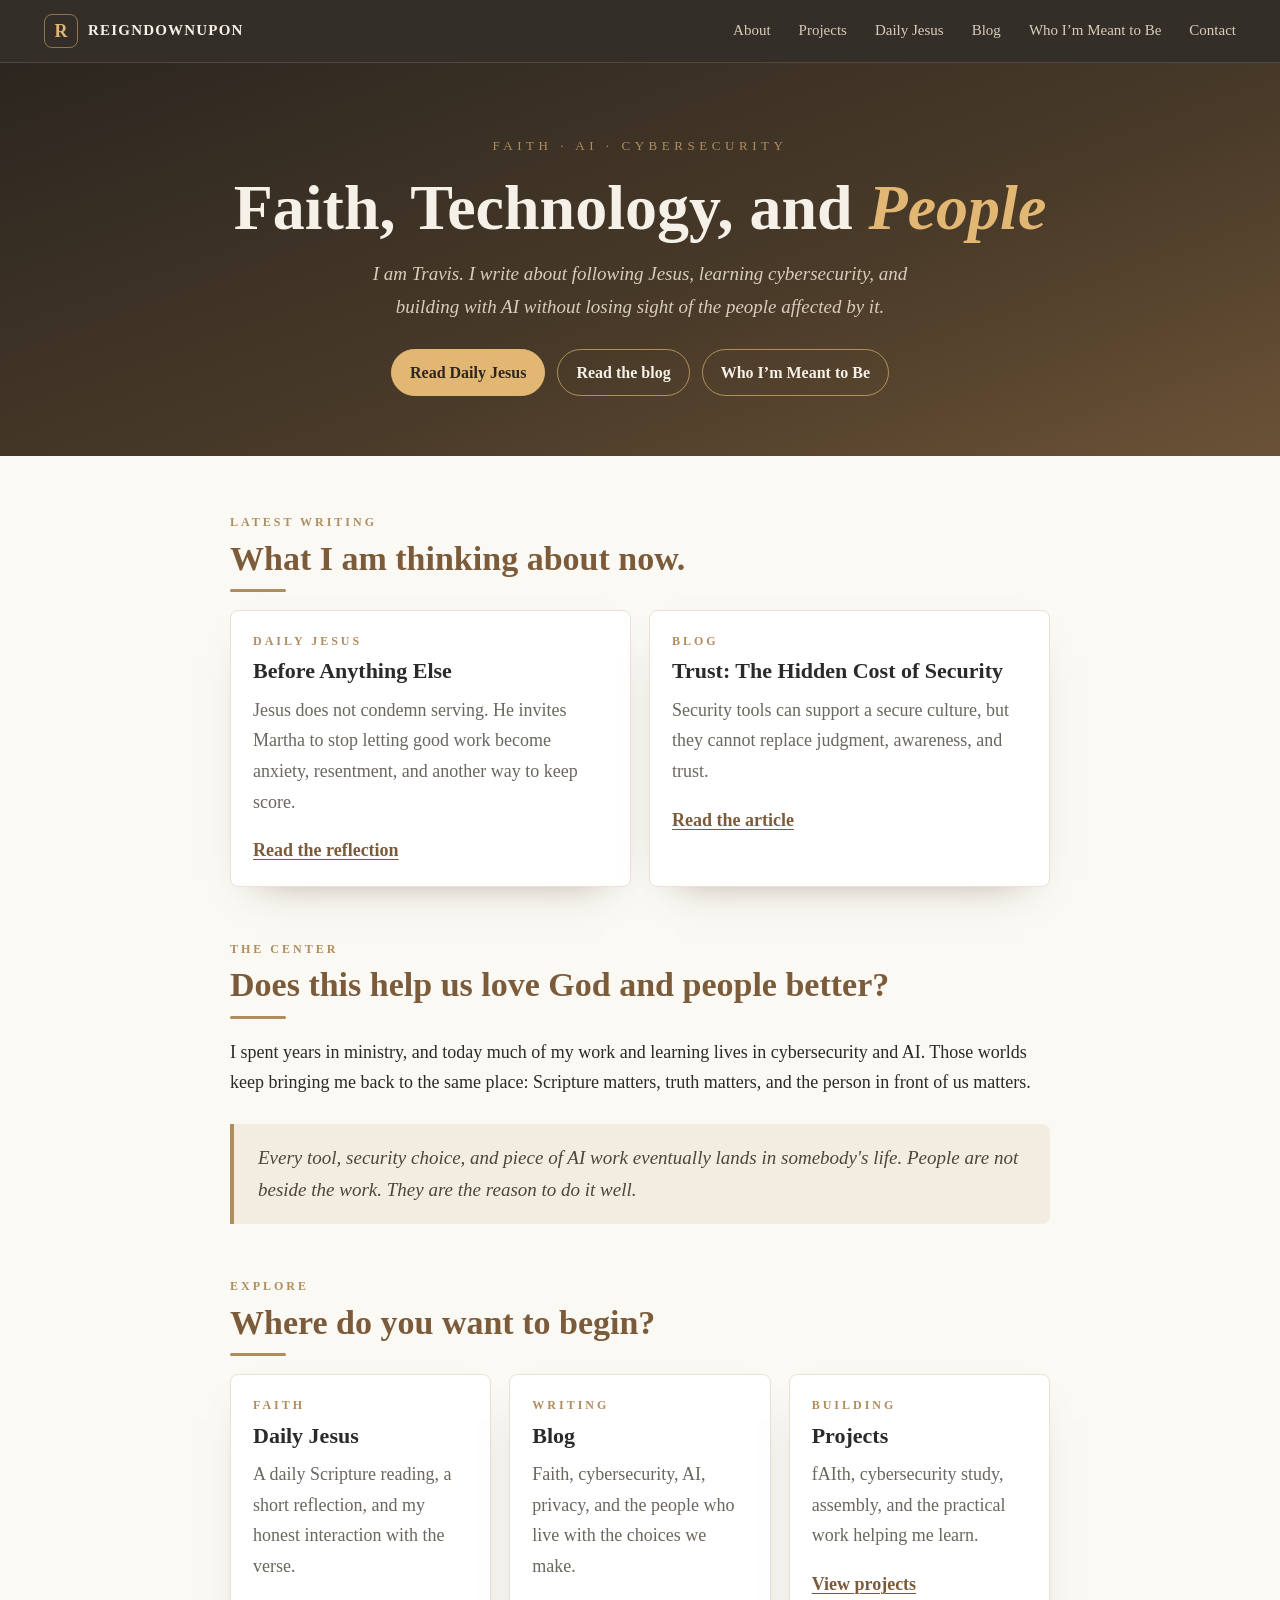
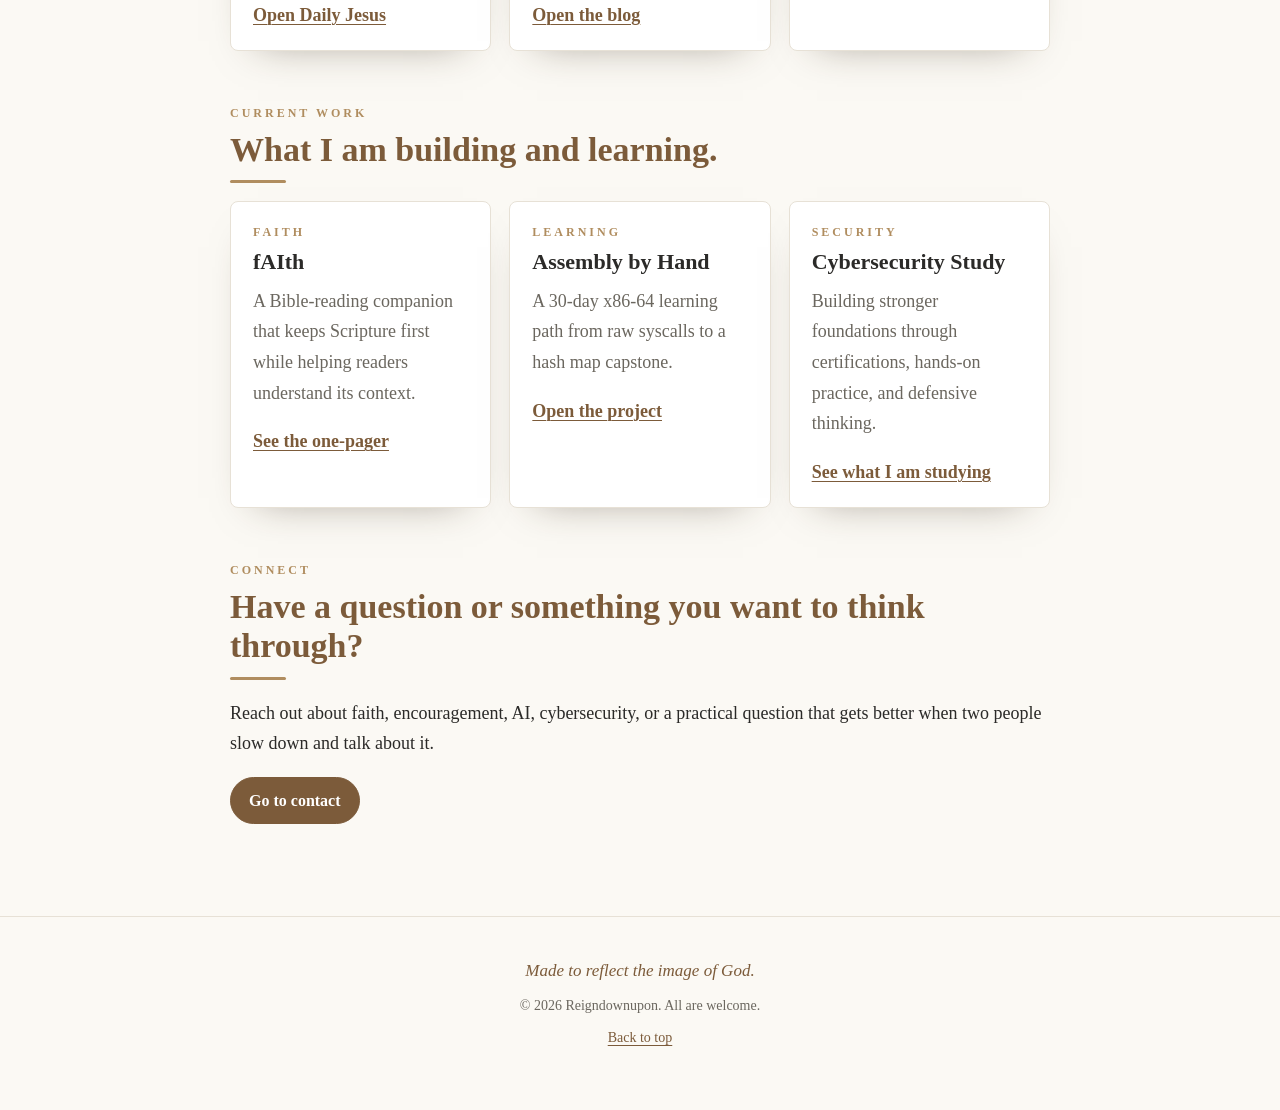
<file: index.html>
<!doctype html>
<html lang="en">
  <head>
    <meta charset="utf-8">
    <meta name="viewport" content="width=device-width, initial-scale=1">
    <meta
      name="description"
      content="Reigndownupon is Travis Lodes's home for writing about following Jesus, learning cybersecurity, and building with AI while keeping real people in view."
    >
    <title>Reigndownupon | Faith, Technology, and People</title>
    <link rel="stylesheet" href="/styles.css?v=20260726">
    <link rel="icon" href="/favicon.svg?v=1" type="image/svg+xml">
  </head>
  <body>
    <header class="site-header">
      <a class="brand" href="/" aria-label="Reigndownupon home">
        <span class="brand-mark">R</span>
        <span>Reigndownupon</span>
      </a>

      <nav class="nav-links" aria-label="Main navigation">
        <a href="/about/">About</a>
        <a href="/projects/">Projects</a>
        <a href="/dailyjesus/">Daily Jesus</a>
        <a href="/blog/">Blog</a>
        <a href="/who-im-meant-to-be/">Who I’m Meant to Be</a>
        <a href="/contact/">Contact</a>
      </nav>
    </header>

    <section class="hero" id="top">
      <div class="mark">Faith &middot; AI &middot; Cybersecurity</div>
      <h1>Faith, Technology, and <span class="warm">People</span></h1>
      <p class="tag">
        I am Travis. I write about following Jesus, learning cybersecurity, and building with AI without losing sight
        of the people affected by it.
      </p>
      <div class="hero-actions">
        <a class="button primary" href="/dailyjesus/">Read Daily Jesus</a>
        <a class="button secondary" href="/blog/">Read the blog</a>
        <a class="button secondary" href="/who-im-meant-to-be/">Who I’m Meant to Be</a>
      </div>
    </section>

    <main class="wrap">
      <section id="latest">
        <div class="kicker">Latest writing</div>
        <h2>What I am thinking about now.</h2>
        <div class="feature-grid">
          <article class="path-card">
            <div class="card-kicker">Daily Jesus</div>
            <h3>Before Anything Else</h3>
            <p>
              Jesus does not condemn serving. He invites Martha to stop letting good work become anxiety, resentment,
              and another way to keep score.
            </p>
            <a href="/dailyjesus/#before-anything-else">Read the reflection</a>
          </article>

          <article class="path-card">
            <div class="card-kicker">Blog</div>
            <h3>Trust: The Hidden Cost of Security</h3>
            <p>Security tools can support a secure culture, but they cannot replace judgment, awareness, and trust.</p>
            <a href="/blog/#trust-hidden-cost">Read the article</a>
          </article>
        </div>
      </section>

      <section id="center">
        <div class="kicker">The center</div>
        <h2>Does this help us love God and people better?</h2>
        <p>
          I spent years in ministry, and today much of my work and learning lives in cybersecurity and AI. Those worlds
          keep bringing me back to the same place: Scripture matters, truth matters, and the person in front of us
          matters.
        </p>
        <div class="pull">
          Every tool, security choice, and piece of AI work eventually lands in somebody's life. People are not beside
          the work. They are the reason to do it well.
        </div>
      </section>

      <section id="paths">
        <div class="kicker">Explore</div>
        <h2>Where do you want to begin?</h2>
        <div class="path-grid">
          <article class="path-card">
            <div class="card-kicker">Faith</div>
            <h3>Daily Jesus</h3>
            <p>A daily Scripture reading, a short reflection, and my honest interaction with the verse.</p>
            <a href="/dailyjesus/">Open Daily Jesus</a>
          </article>

          <article class="path-card">
            <div class="card-kicker">Writing</div>
            <h3>Blog</h3>
            <p>Faith, cybersecurity, AI, privacy, and the people who live with the choices we make.</p>
            <a href="/blog/">Open the blog</a>
          </article>

          <article class="path-card">
            <div class="card-kicker">Building</div>
            <h3>Projects</h3>
            <p>fAIth, cybersecurity study, assembly, and the practical work helping me learn.</p>
            <a href="/projects/">View projects</a>
          </article>
        </div>
      </section>

      <section id="work">
        <div class="kicker">Current work</div>
        <h2>What I am building and learning.</h2>
        <div class="path-grid">
          <article class="path-card">
            <div class="card-kicker">Faith</div>
            <h3>fAIth</h3>
            <p>A Bible-reading companion that keeps Scripture first while helping readers understand its context.</p>
            <a href="/projects/faith/">See the one-pager</a>
          </article>

          <article class="path-card">
            <div class="card-kicker">Learning</div>
            <h3>Assembly by Hand</h3>
            <p>A 30-day x86-64 learning path from raw syscalls to a hash map capstone.</p>
            <a href="/assembly-by-hand.html">Open the project</a>
          </article>

          <article class="path-card">
            <div class="card-kicker">Security</div>
            <h3>Cybersecurity Study</h3>
            <p>Building stronger foundations through certifications, hands-on practice, and defensive thinking.</p>
            <a href="/projects/#security">See what I am studying</a>
          </article>
        </div>
      </section>

      <section id="contact">
        <div class="kicker">Connect</div>
        <h2>Have a question or something you want to think through?</h2>
        <p>
          Reach out about faith, encouragement, AI, cybersecurity, or a practical question that gets better when two
          people slow down and talk about it.
        </p>
        <p><a class="button primary" href="/contact/">Go to contact</a></p>
      </section>
    </main>

    <footer class="site-footer">
      <p class="verse">Made to reflect the image of God.</p>
      <p>&copy; <span id="year"></span> Reigndownupon. All are welcome.</p>
      <a href="#top">Back to top</a>
    </footer>

    <script src="/script.js"></script>
  </body>
</html>
</file>
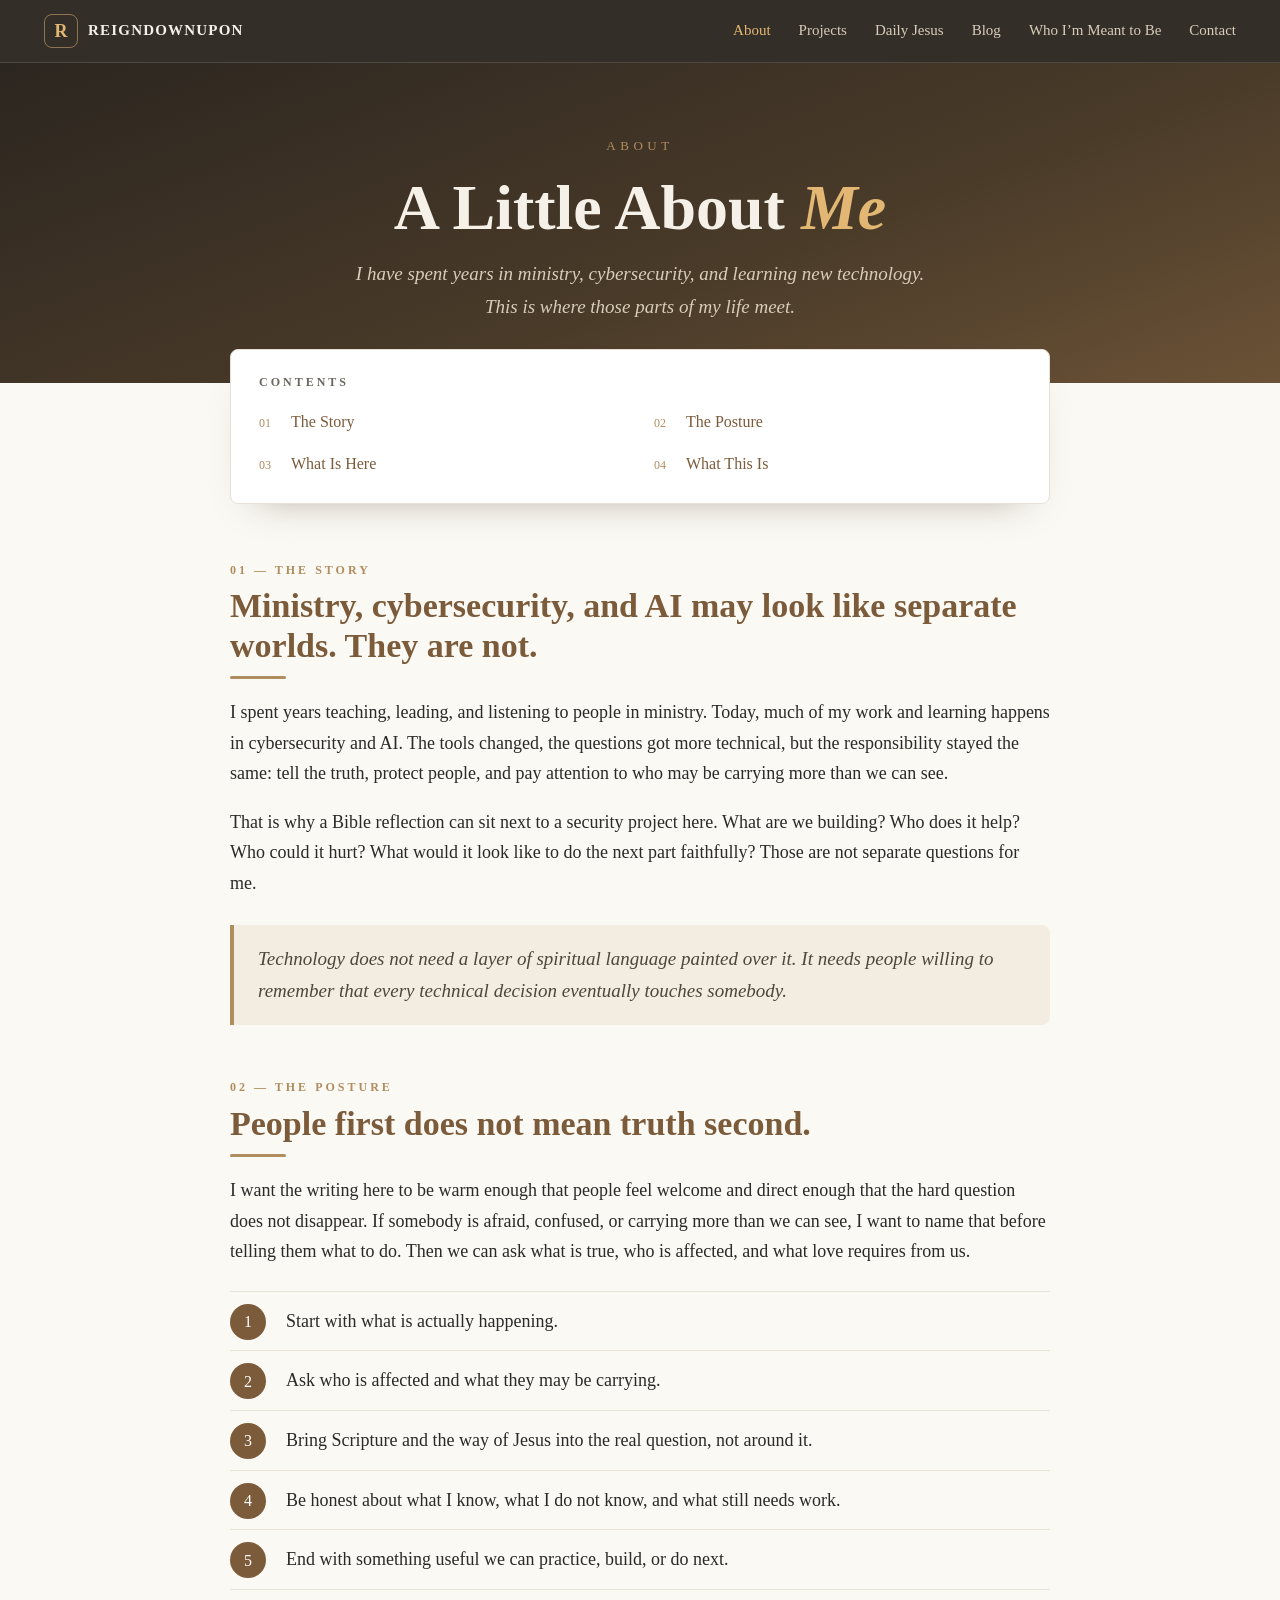
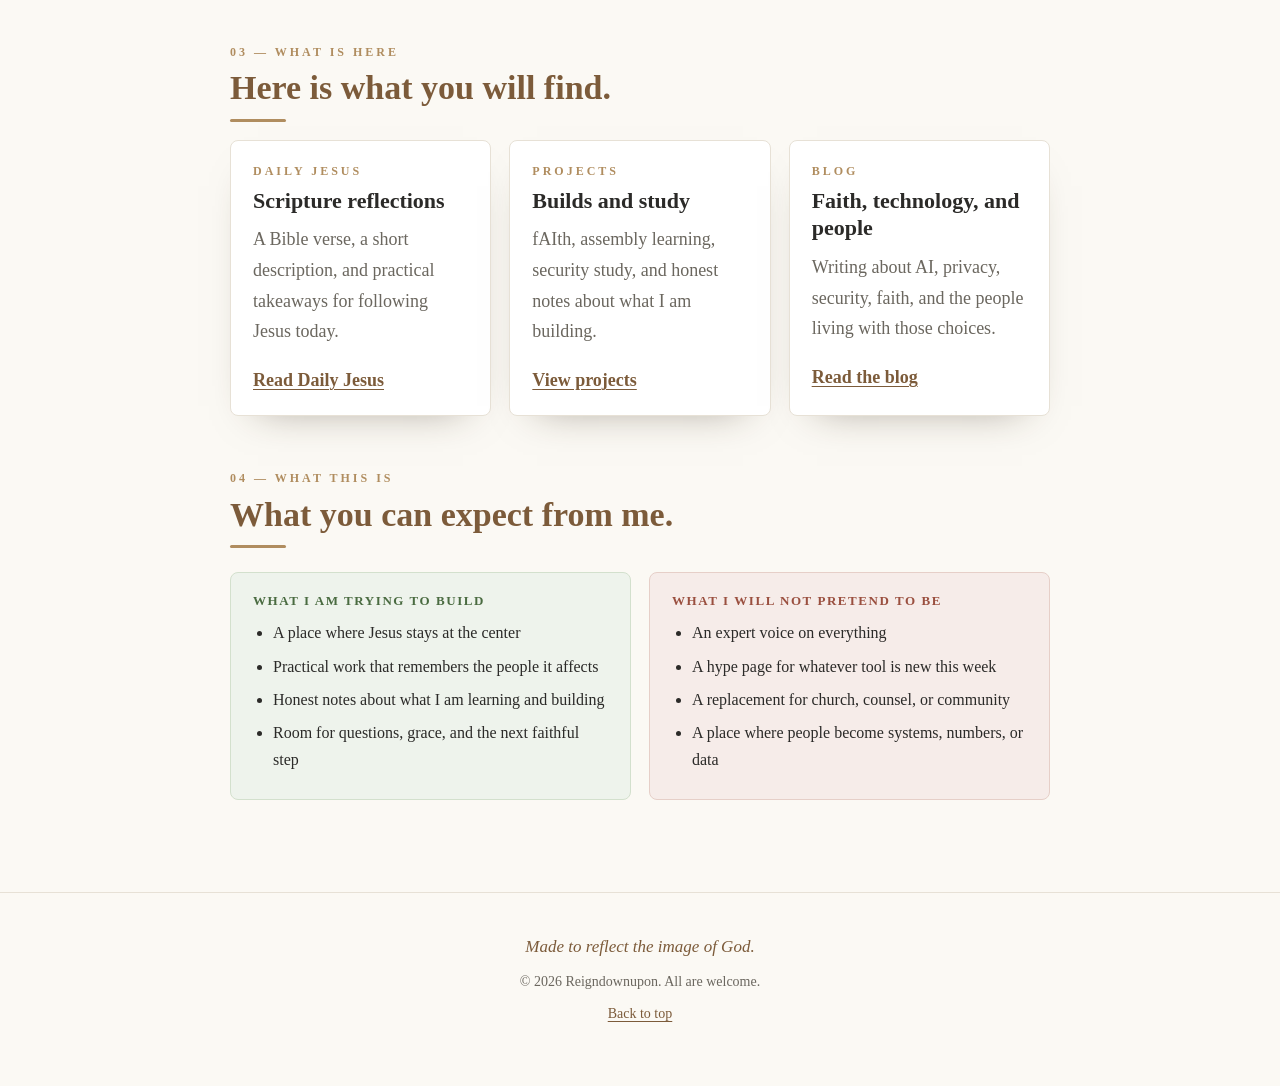
<file: about/index.html>
<!doctype html>
<html lang="en">
  <head>
    <meta charset="utf-8">
    <meta name="viewport" content="width=device-width, initial-scale=1">
    <meta
      name="description"
      content="About Travis Lodes and why Reigndownupon brings faith, cybersecurity, AI, and practical learning together."
    >
    <title>About | Reigndownupon</title>
    <link rel="stylesheet" href="/styles.css?v=20260726">
    <link rel="icon" href="/favicon.svg?v=1" type="image/svg+xml">
  </head>
  <body>
    <header class="site-header">
      <a class="brand" href="/" aria-label="Reigndownupon home">
        <span class="brand-mark">R</span>
        <span>Reigndownupon</span>
      </a>

      <nav class="nav-links" aria-label="Main navigation">
        <a href="/about/" aria-current="page">About</a>
        <a href="/projects/">Projects</a>
        <a href="/dailyjesus/">Daily Jesus</a>
        <a href="/blog/">Blog</a>
        <a href="/who-im-meant-to-be/">Who I’m Meant to Be</a>
        <a href="/contact/">Contact</a>
      </nav>
    </header>

    <section class="hero" id="top">
      <div class="mark">About</div>
      <h1>A Little About <span class="warm">Me</span></h1>
      <p class="tag">I have spent years in ministry, cybersecurity, and learning new technology. This is where those parts of my life meet.</p>
    </section>

    <nav class="toc" aria-label="About page contents">
      <h2>Contents</h2>
      <ol>
        <li><a href="#story"><span class="n">01</span> The Story</a></li>
        <li><a href="#posture"><span class="n">02</span> The Posture</a></li>
        <li><a href="#what-is-here"><span class="n">03</span> What Is Here</a></li>
        <li><a href="#boundaries"><span class="n">04</span> What This Is</a></li>
      </ol>
    </nav>

    <main class="wrap">
      <section id="story">
        <div class="kicker">01 &mdash; The story</div>
        <h2>Ministry, cybersecurity, and AI may look like separate worlds. They are not.</h2>
        <p>
          I spent years teaching, leading, and listening to people in ministry. Today, much of my work and learning
          happens in cybersecurity and AI. The tools changed, the questions got more technical, but the responsibility
          stayed the same: tell the truth, protect people, and pay attention to who may be carrying more than we can see.
        </p>
        <p>
          That is why a Bible reflection can sit next to a security project here. What are we building? Who does it
          help? Who could it hurt? What would it look like to do the next part faithfully? Those are not separate
          questions for me.
        </p>
        <div class="pull">
          Technology does not need a layer of spiritual language painted over it. It needs people willing to remember
          that every technical decision eventually touches somebody.
        </div>
      </section>

      <section id="posture">
        <div class="kicker">02 &mdash; The posture</div>
        <h2>People first does not mean truth second.</h2>
        <p>
          I want the writing here to be warm enough that people feel welcome and direct enough that the hard question
          does not disappear. If somebody is afraid, confused, or carrying more than we can see, I want to name that
          before telling them what to do. Then we can ask what is true, who is affected, and what love requires from us.
        </p>
        <ol class="steps">
          <li>Start with what is actually happening.</li>
          <li>Ask who is affected and what they may be carrying.</li>
          <li>Bring Scripture and the way of Jesus into the real question, not around it.</li>
          <li>Be honest about what I know, what I do not know, and what still needs work.</li>
          <li>End with something useful we can practice, build, or do next.</li>
        </ol>
      </section>

      <section id="what-is-here">
        <div class="kicker">03 &mdash; What is here</div>
        <h2>Here is what you will find.</h2>
        <div class="path-grid">
          <article class="path-card">
            <div class="card-kicker">Daily Jesus</div>
            <h3>Scripture reflections</h3>
            <p>A Bible verse, a short description, and practical takeaways for following Jesus today.</p>
            <a href="/dailyjesus/">Read Daily Jesus</a>
          </article>
          <article class="path-card">
            <div class="card-kicker">Projects</div>
            <h3>Builds and study</h3>
            <p>fAIth, assembly learning, security study, and honest notes about what I am building.</p>
            <a href="/projects/">View projects</a>
          </article>
          <article class="path-card">
            <div class="card-kicker">Blog</div>
            <h3>Faith, technology, and people</h3>
            <p>Writing about AI, privacy, security, faith, and the people living with those choices.</p>
            <a href="/blog/">Read the blog</a>
          </article>
        </div>
      </section>

      <section id="boundaries">
        <div class="kicker">04 &mdash; What this is</div>
        <h2>What you can expect from me.</h2>
        <div class="boundary">
          <div class="card is">
            <h4>What I am trying to build</h4>
            <ul>
              <li>A place where Jesus stays at the center</li>
              <li>Practical work that remembers the people it affects</li>
              <li>Honest notes about what I am learning and building</li>
              <li>Room for questions, grace, and the next faithful step</li>
            </ul>
          </div>
          <div class="card isnt">
            <h4>What I will not pretend to be</h4>
            <ul>
              <li>An expert voice on everything</li>
              <li>A hype page for whatever tool is new this week</li>
              <li>A replacement for church, counsel, or community</li>
              <li>A place where people become systems, numbers, or data</li>
            </ul>
          </div>
        </div>
      </section>
    </main>

    <footer class="site-footer">
      <p class="verse">Made to reflect the image of God.</p>
      <p>&copy; <span id="year"></span> Reigndownupon. All are welcome.</p>
      <a href="#top">Back to top</a>
    </footer>

    <script src="/script.js"></script>
  </body>
</html>
</file>
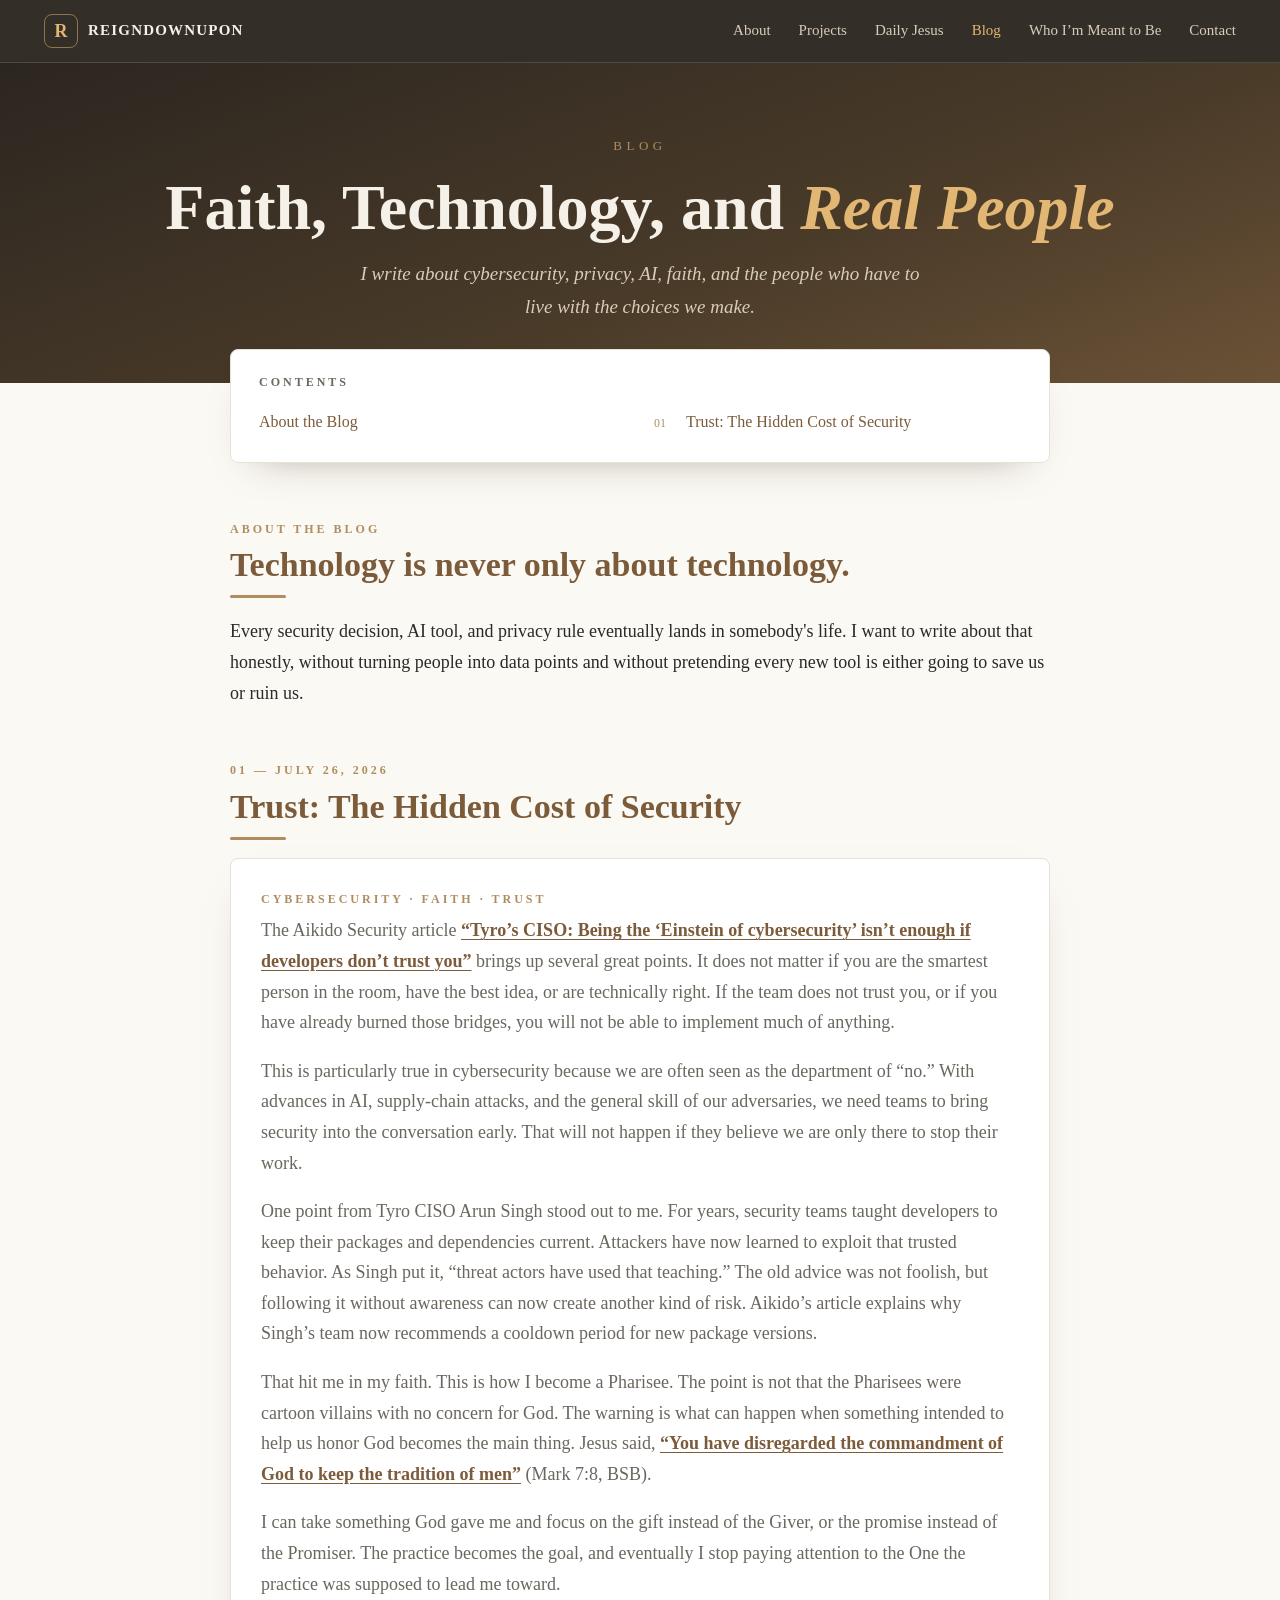
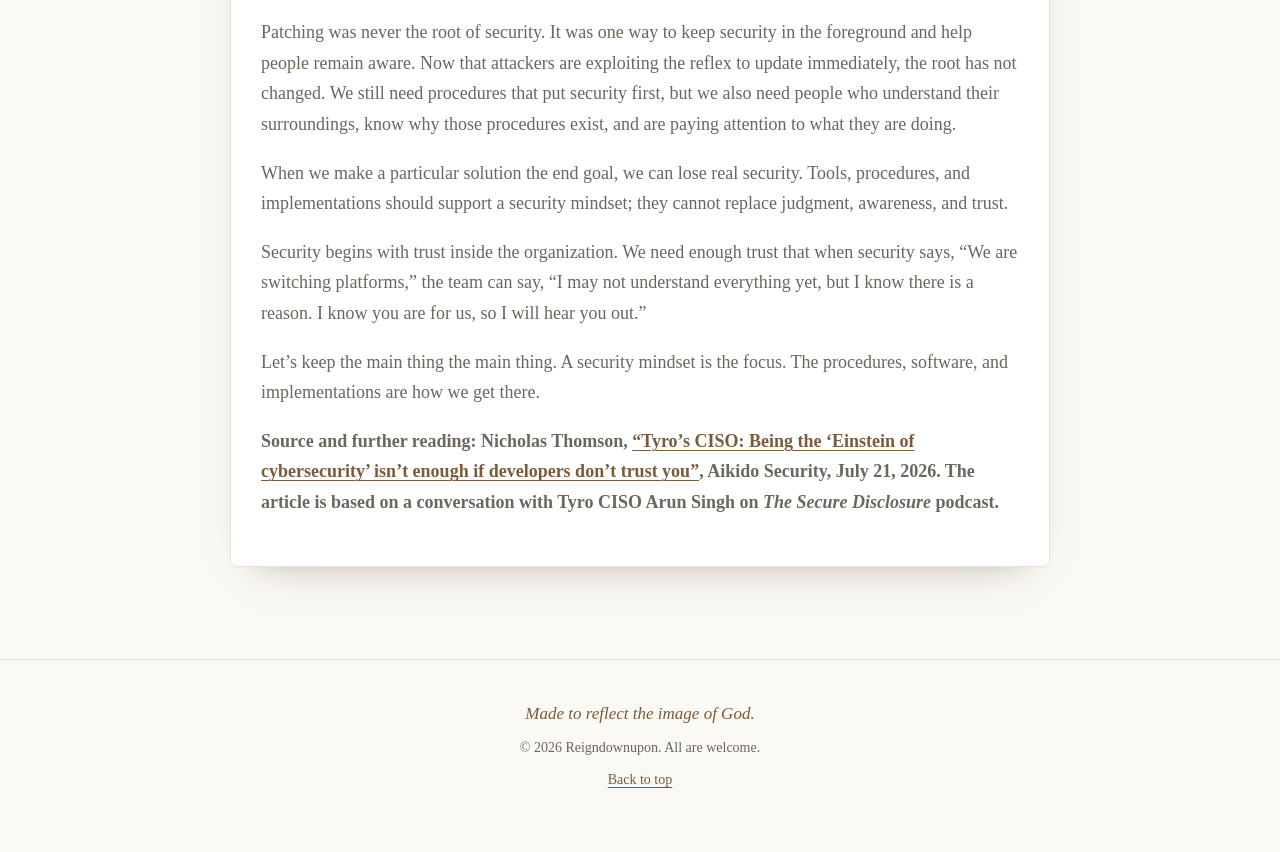
<file: blog/index.html>
<!doctype html>
<html lang="en">
  <head>
    <meta charset="utf-8">
    <meta name="viewport" content="width=device-width, initial-scale=1">
    <meta
      name="description"
      content="The Reigndownupon blog explores faith, cybersecurity, AI, privacy, and the people affected by technology."
    >
    <title>Blog | Reigndownupon</title>
    <link rel="stylesheet" href="/styles.css?v=20260726">
    <link rel="icon" href="/favicon.svg?v=1" type="image/svg+xml">
  </head>
  <body>
    <header class="site-header">
      <a class="brand" href="/" aria-label="Reigndownupon home">
        <span class="brand-mark">R</span>
        <span>Reigndownupon</span>
      </a>

      <nav class="nav-links" aria-label="Main navigation">
        <a href="/about/">About</a>
        <a href="/projects/">Projects</a>
        <a href="/dailyjesus/">Daily Jesus</a>
        <a href="/blog/" aria-current="page">Blog</a>
        <a href="/who-im-meant-to-be/">Who I’m Meant to Be</a>
        <a href="/contact/">Contact</a>
      </nav>
    </header>

    <section class="hero" id="top">
      <div class="mark">Blog</div>
      <h1>Faith, Technology, and <span class="warm">Real People</span></h1>
      <p class="tag">I write about cybersecurity, privacy, AI, faith, and the people who have to live with the choices we make.</p>
    </section>

    <nav class="toc" aria-label="Blog contents">
      <h2>Contents</h2>
      <ol>
        <li><a href="#blog">About the Blog</a></li>
        <li><a href="#trust-hidden-cost"><span class="n">01</span> Trust: The Hidden Cost of Security</a></li>
      </ol>
    </nav>

    <main class="wrap">
      <section id="blog">
        <div class="kicker">About the blog</div>
        <h2>Technology is never only about technology.</h2>
        <p>
          Every security decision, AI tool, and privacy rule eventually lands in somebody's life. I want to write
          about that honestly, without turning people into data points and without pretending every new tool is either
          going to save us or ruin us.
        </p>
      </section>

      <section id="trust-hidden-cost">
        <div class="kicker">01 &mdash; July 26, 2026</div>
        <h2>Trust: The Hidden Cost of Security</h2>
        <article class="blog-post">
          <div class="card-kicker">Cybersecurity &middot; Faith &middot; Trust</div>

          <p>
            The Aikido Security article
            <a href="https://www.aikido.dev/blog/security-controls-developer-trust">“Tyro’s CISO: Being the ‘Einstein
              of cybersecurity’ isn’t enough if developers don’t trust you”</a>
            brings up several great points. It does not matter if you are the smartest person in the room, have the
            best idea, or are technically right. If the team does not trust you, or if you have already burned those
            bridges, you will not be able to implement much of anything.
          </p>

          <p>
            This is particularly true in cybersecurity because we are often seen as the department of “no.” With
            advances in AI, supply-chain attacks, and the general skill of our adversaries, we need teams to bring
            security into the conversation early. That will not happen if they believe we are only there to stop their
            work.
          </p>

          <p>
            One point from Tyro CISO Arun Singh stood out to me. For years, security teams taught developers to keep
            their packages and dependencies current. Attackers have now learned to exploit that trusted behavior. As
            Singh put it, “threat actors have used that teaching.” The old advice was not foolish, but following it
            without awareness can now create another kind of risk. Aikido’s article explains why Singh’s team now
            recommends a cooldown period for new package versions.
          </p>

          <p>
            That hit me in my faith. This is how I become a Pharisee. The point is not that the Pharisees were cartoon
            villains with no concern for God. The warning is what can happen when something intended to help us honor
            God becomes the main thing. Jesus said,
            <a href="https://biblehub.com/mark/7-8.htm">“You have disregarded the commandment of God to keep the tradition of men”</a>
            (Mark 7:8, BSB).
          </p>

          <p>
            I can take something God gave me and focus on the gift instead of the Giver, or the promise instead of the
            Promiser. The practice becomes the goal, and eventually I stop paying attention to the One the practice
            was supposed to lead me toward.
          </p>

          <p>
            Patching was never the root of security. It was one way to keep security in the foreground and help people
            remain aware. Now that attackers are exploiting the reflex to update immediately, the root has not
            changed. We still need procedures that put security first, but we also need people who understand their
            surroundings, know why those procedures exist, and are paying attention to what they are doing.
          </p>

          <p>
            When we make a particular solution the end goal, we can lose real security. Tools, procedures, and
            implementations should support a security mindset; they cannot replace judgment, awareness, and trust.
          </p>

          <p>
            Security begins with trust inside the organization. We need enough trust that when security says, “We are
            switching platforms,” the team can say, “I may not understand everything yet, but I know there is a
            reason. I know you are for us, so I will hear you out.”
          </p>

          <p>
            Let’s keep the main thing the main thing. A security mindset is the focus. The procedures, software, and
            implementations are how we get there.
          </p>

          <p class="article-source">
            Source and further reading: Nicholas Thomson,
            <a href="https://www.aikido.dev/blog/security-controls-developer-trust">“Tyro’s CISO: Being the ‘Einstein
              of cybersecurity’ isn’t enough if developers don’t trust you”</a>, Aikido Security, July 21, 2026. The
            article is based on a conversation with Tyro CISO Arun Singh on <em>The Secure Disclosure</em> podcast.
          </p>
        </article>
      </section>
    </main>

    <footer class="site-footer">
      <p class="verse">Made to reflect the image of God.</p>
      <p>&copy; <span id="year"></span> Reigndownupon. All are welcome.</p>
      <a href="#top">Back to top</a>
    </footer>

    <script src="/script.js"></script>
  </body>
</html>
</file>
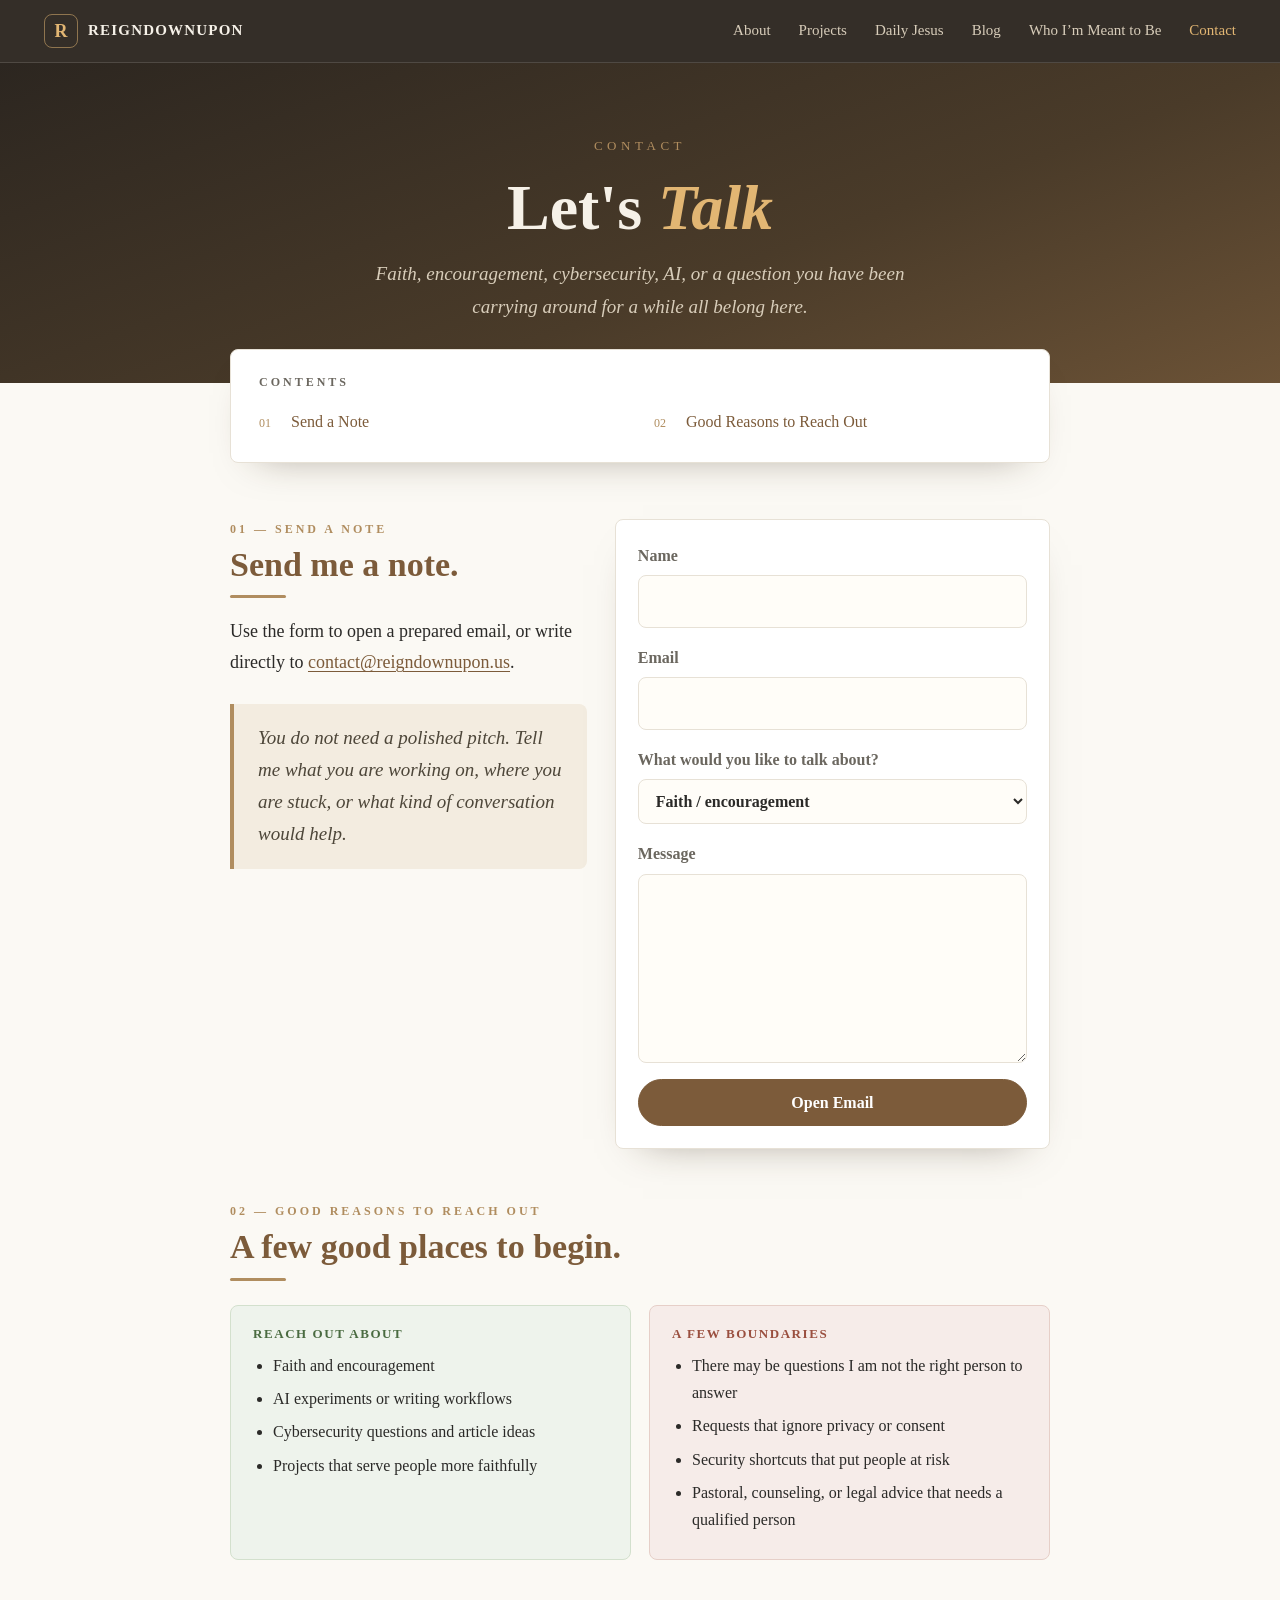
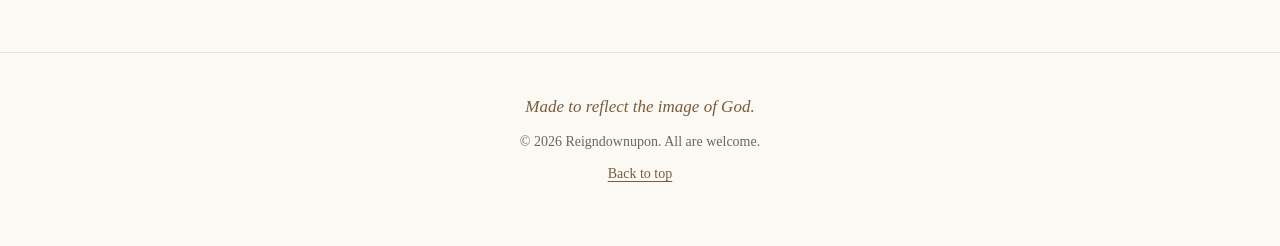
<file: contact/index.html>
<!doctype html>
<html lang="en">
  <head>
    <meta charset="utf-8">
    <meta name="viewport" content="width=device-width, initial-scale=1">
    <meta
      name="description"
      content="Contact Reigndownupon about faith, AI projects, cybersecurity, encouragement, or collaboration."
    >
    <title>Contact | Reigndownupon</title>
    <link rel="stylesheet" href="/styles.css?v=20260726">
    <link rel="icon" href="/favicon.svg?v=1" type="image/svg+xml">
  </head>
  <body>
    <header class="site-header">
      <a class="brand" href="/" aria-label="Reigndownupon home">
        <span class="brand-mark">R</span>
        <span>Reigndownupon</span>
      </a>

      <nav class="nav-links" aria-label="Main navigation">
        <a href="/about/">About</a>
        <a href="/projects/">Projects</a>
        <a href="/dailyjesus/">Daily Jesus</a>
        <a href="/blog/">Blog</a>
        <a href="/who-im-meant-to-be/">Who I’m Meant to Be</a>
        <a href="/contact/" aria-current="page">Contact</a>
      </nav>
    </header>

    <section class="hero" id="top">
      <div class="mark">Contact</div>
      <h1>Let's <span class="warm">Talk</span></h1>
      <p class="tag">Faith, encouragement, cybersecurity, AI, or a question you have been carrying around for a while all belong here.</p>
    </section>

    <nav class="toc" aria-label="Contact page contents">
      <h2>Contents</h2>
      <ol>
        <li><a href="#contact"><span class="n">01</span> Send a Note</a></li>
        <li><a href="#topics"><span class="n">02</span> Good Reasons to Reach Out</a></li>
      </ol>
    </nav>

    <main class="wrap">
      <section class="contact" id="contact">
        <div>
          <div class="kicker">01 &mdash; Send a note</div>
          <h2>Send me a note.</h2>
          <p>
            Use the form to open a prepared email, or write directly to
            <a href="mailto:contact@reigndownupon.us">contact@reigndownupon.us</a>.
          </p>
          <div class="pull">
            You do not need a polished pitch. Tell me what you are working on, where you are stuck, or what kind of
            conversation would help.
          </div>
        </div>

        <form
          class="contact-form"
          action="mailto:contact@reigndownupon.us"
          method="post"
          enctype="text/plain"
        >
          <label>
            Name
            <input type="text" name="name" autocomplete="name">
          </label>
          <label>
            Email
            <input type="email" name="email" autocomplete="email">
          </label>
          <label>
            What would you like to talk about?
            <select name="topic">
              <option>Faith / encouragement</option>
              <option>AI project</option>
              <option>Cybersecurity</option>
              <option>Something else</option>
            </select>
          </label>
          <label>
            Message
            <textarea name="message" rows="6"></textarea>
          </label>
          <button class="button primary" type="submit">Open Email</button>
        </form>
      </section>

      <section id="topics">
        <div class="kicker">02 &mdash; Good reasons to reach out</div>
        <h2>A few good places to begin.</h2>
        <div class="boundary">
          <div class="card is">
            <h4>Reach out about</h4>
            <ul>
              <li>Faith and encouragement</li>
              <li>AI experiments or writing workflows</li>
              <li>Cybersecurity questions and article ideas</li>
              <li>Projects that serve people more faithfully</li>
            </ul>
          </div>
          <div class="card isnt">
            <h4>A few boundaries</h4>
            <ul>
              <li>There may be questions I am not the right person to answer</li>
              <li>Requests that ignore privacy or consent</li>
              <li>Security shortcuts that put people at risk</li>
              <li>Pastoral, counseling, or legal advice that needs a qualified person</li>
            </ul>
          </div>
        </div>
      </section>
    </main>

    <footer class="site-footer">
      <p class="verse">Made to reflect the image of God.</p>
      <p>&copy; <span id="year"></span> Reigndownupon. All are welcome.</p>
      <a href="#top">Back to top</a>
    </footer>

    <script src="/script.js"></script>
  </body>
</html>
</file>
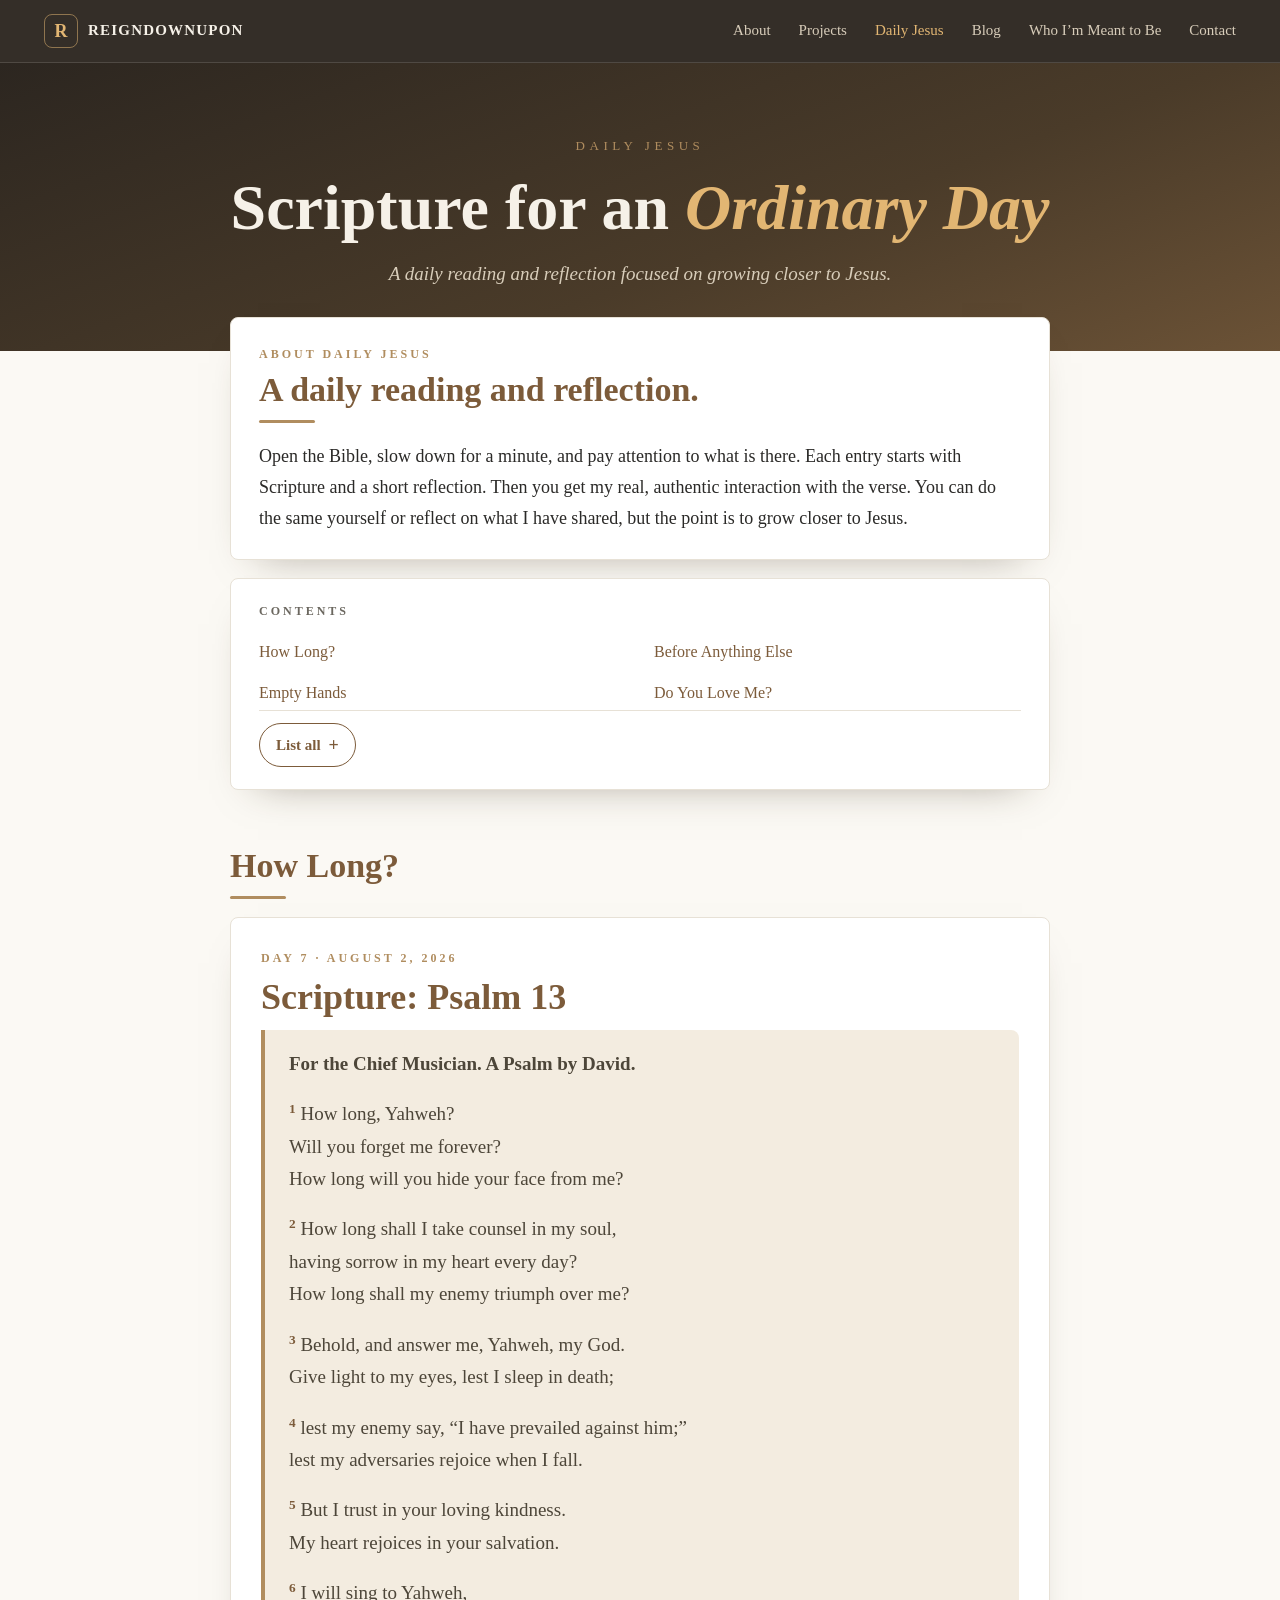
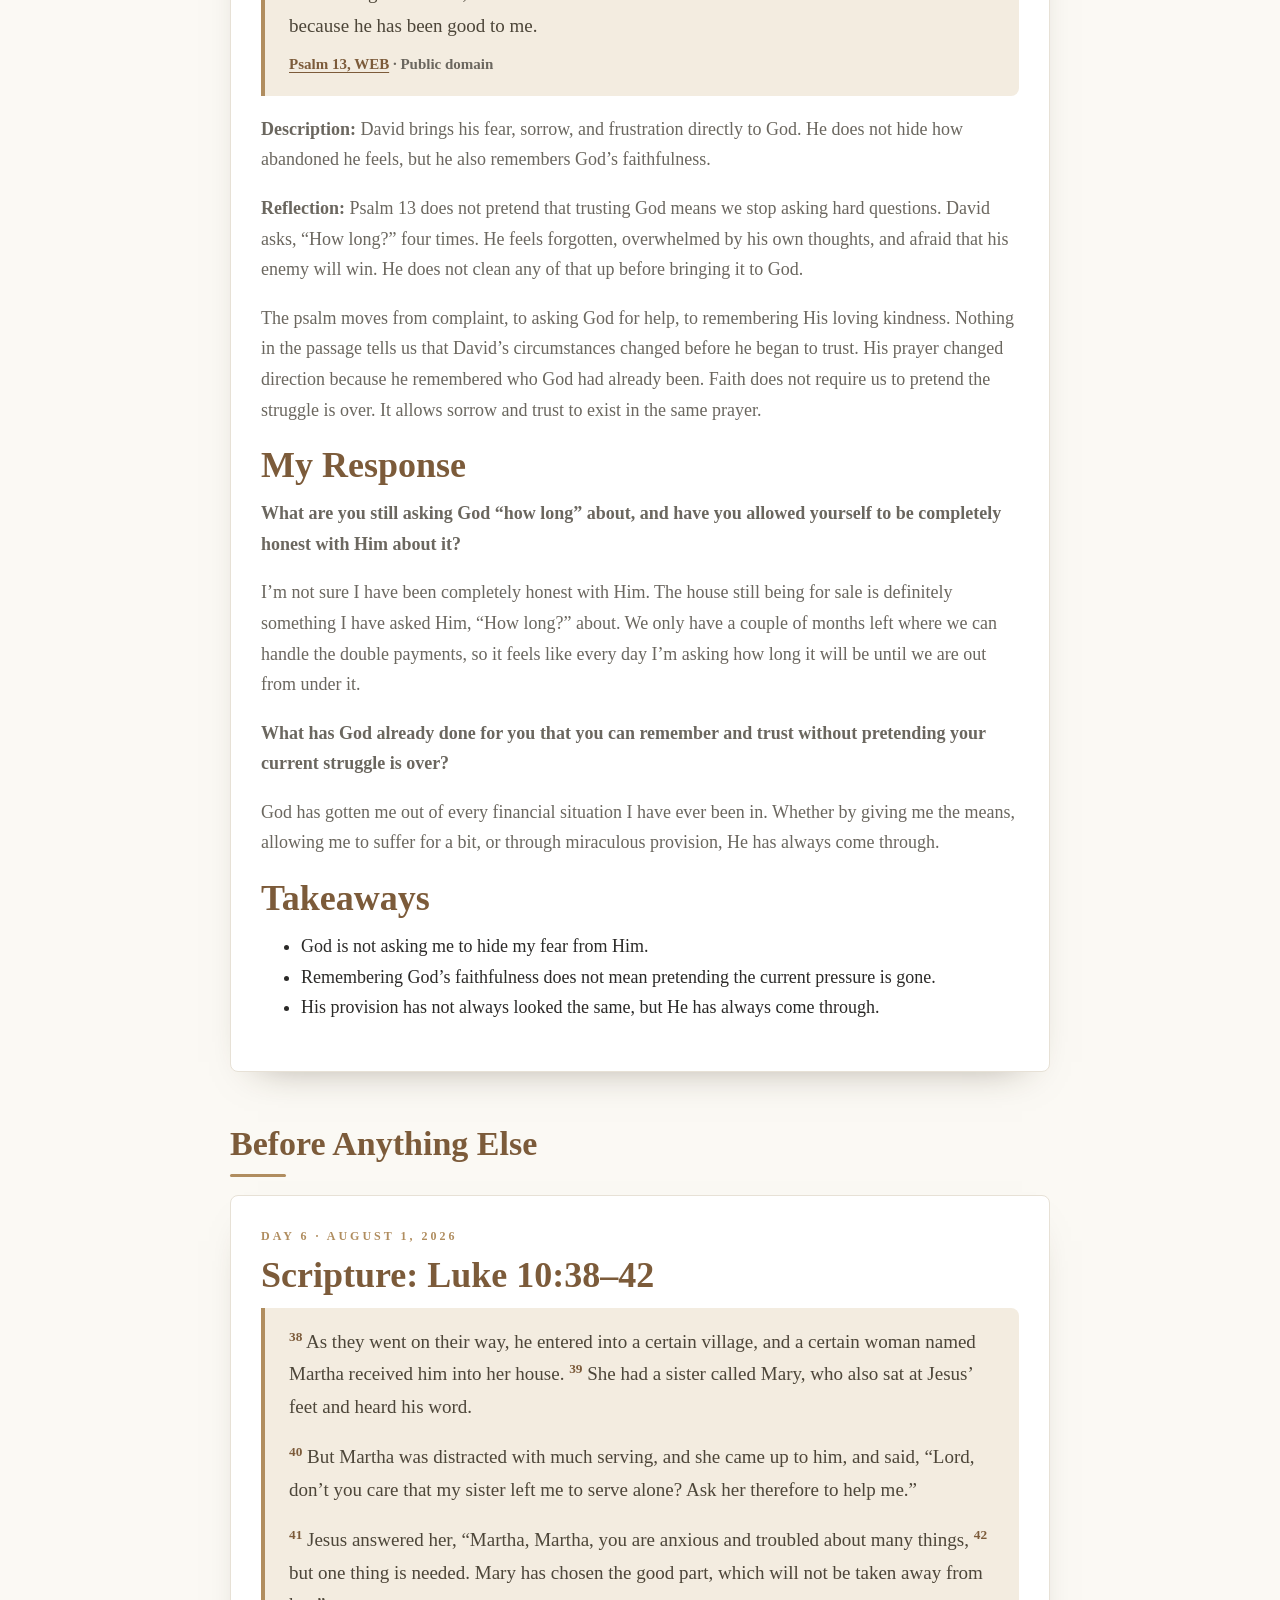
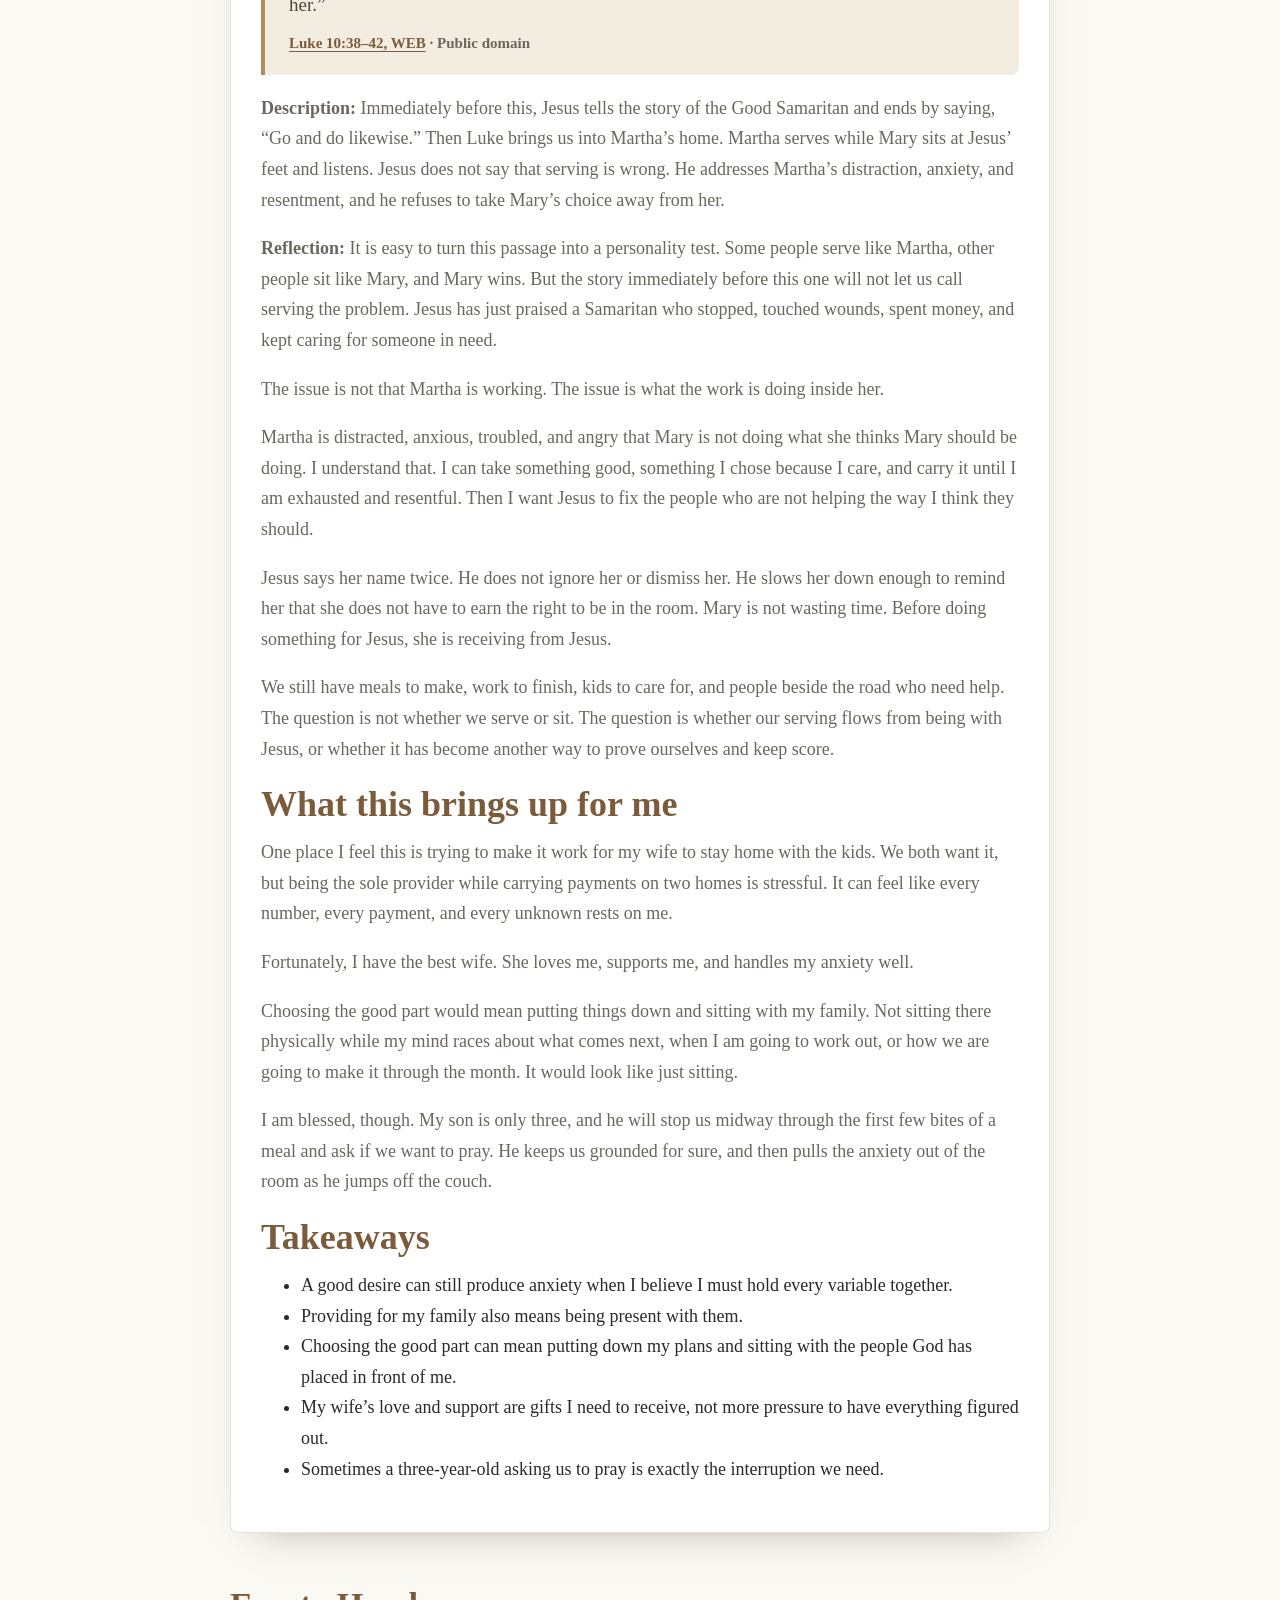
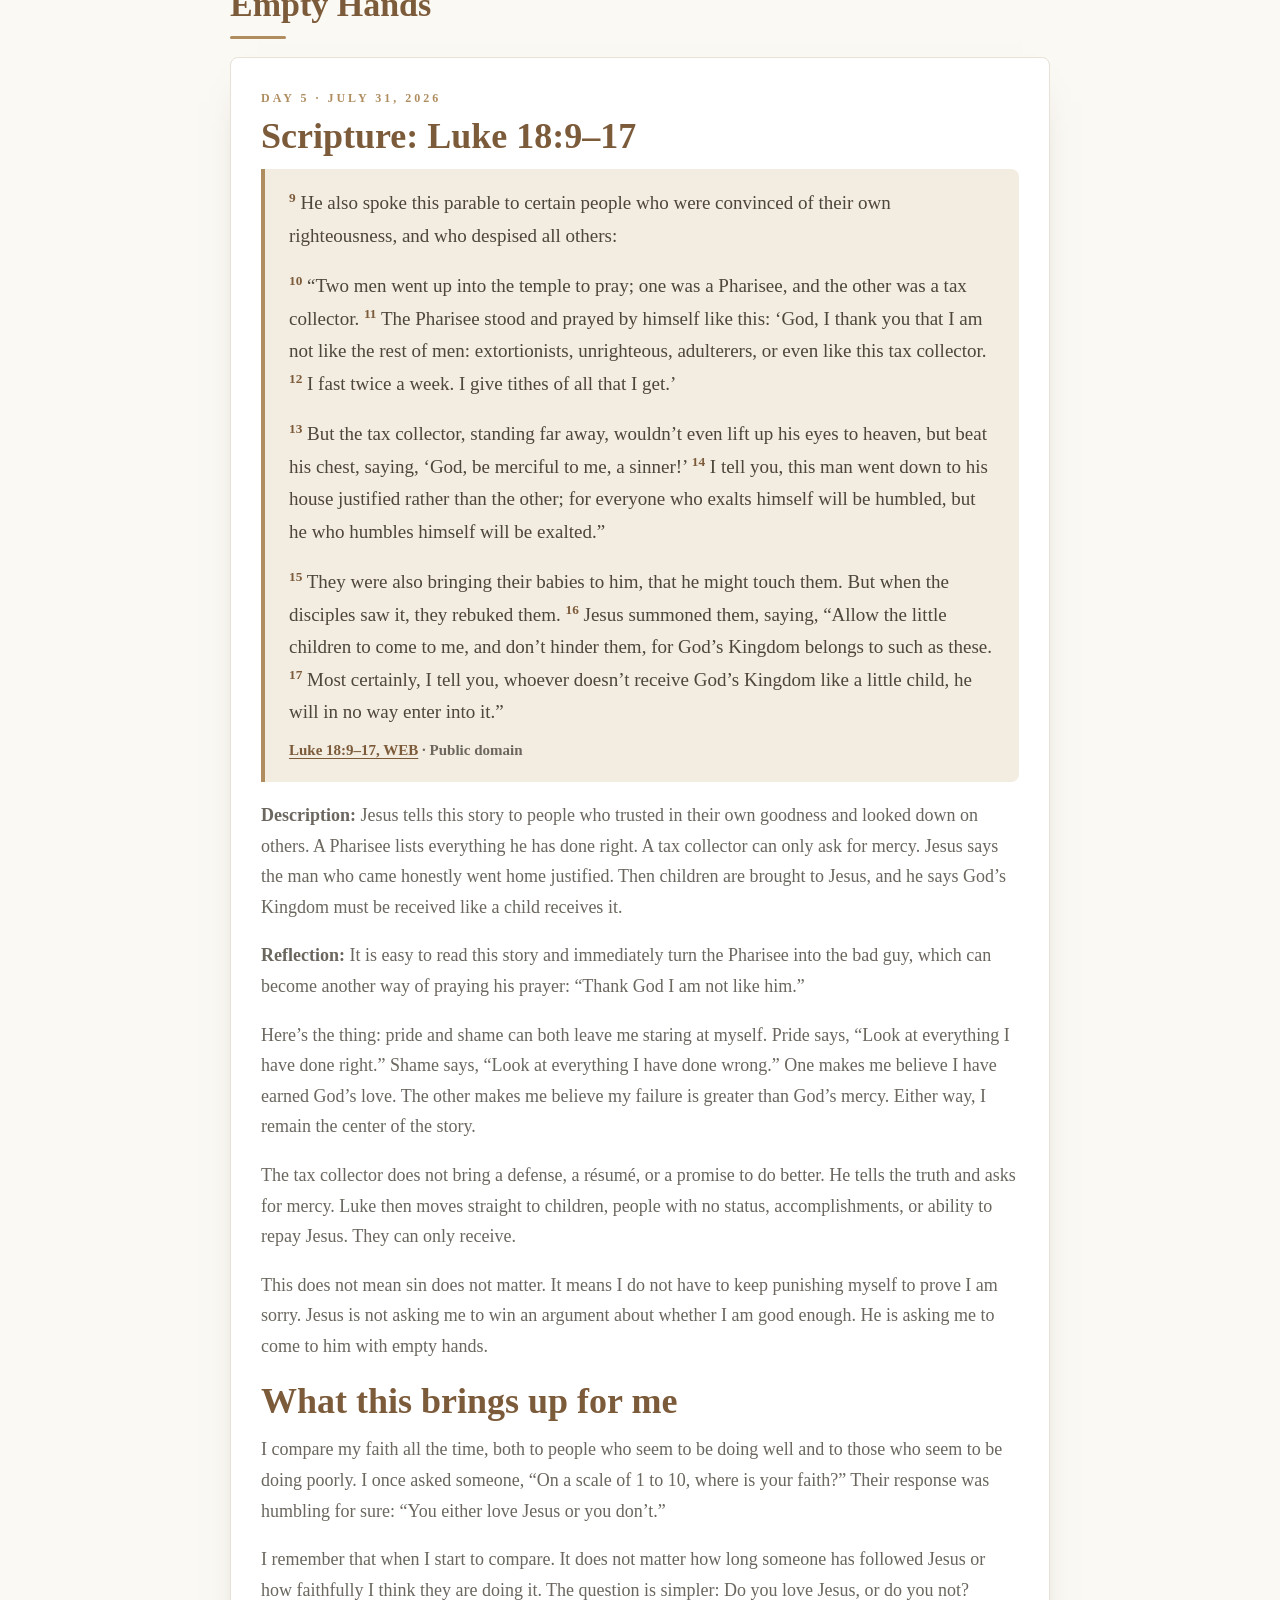
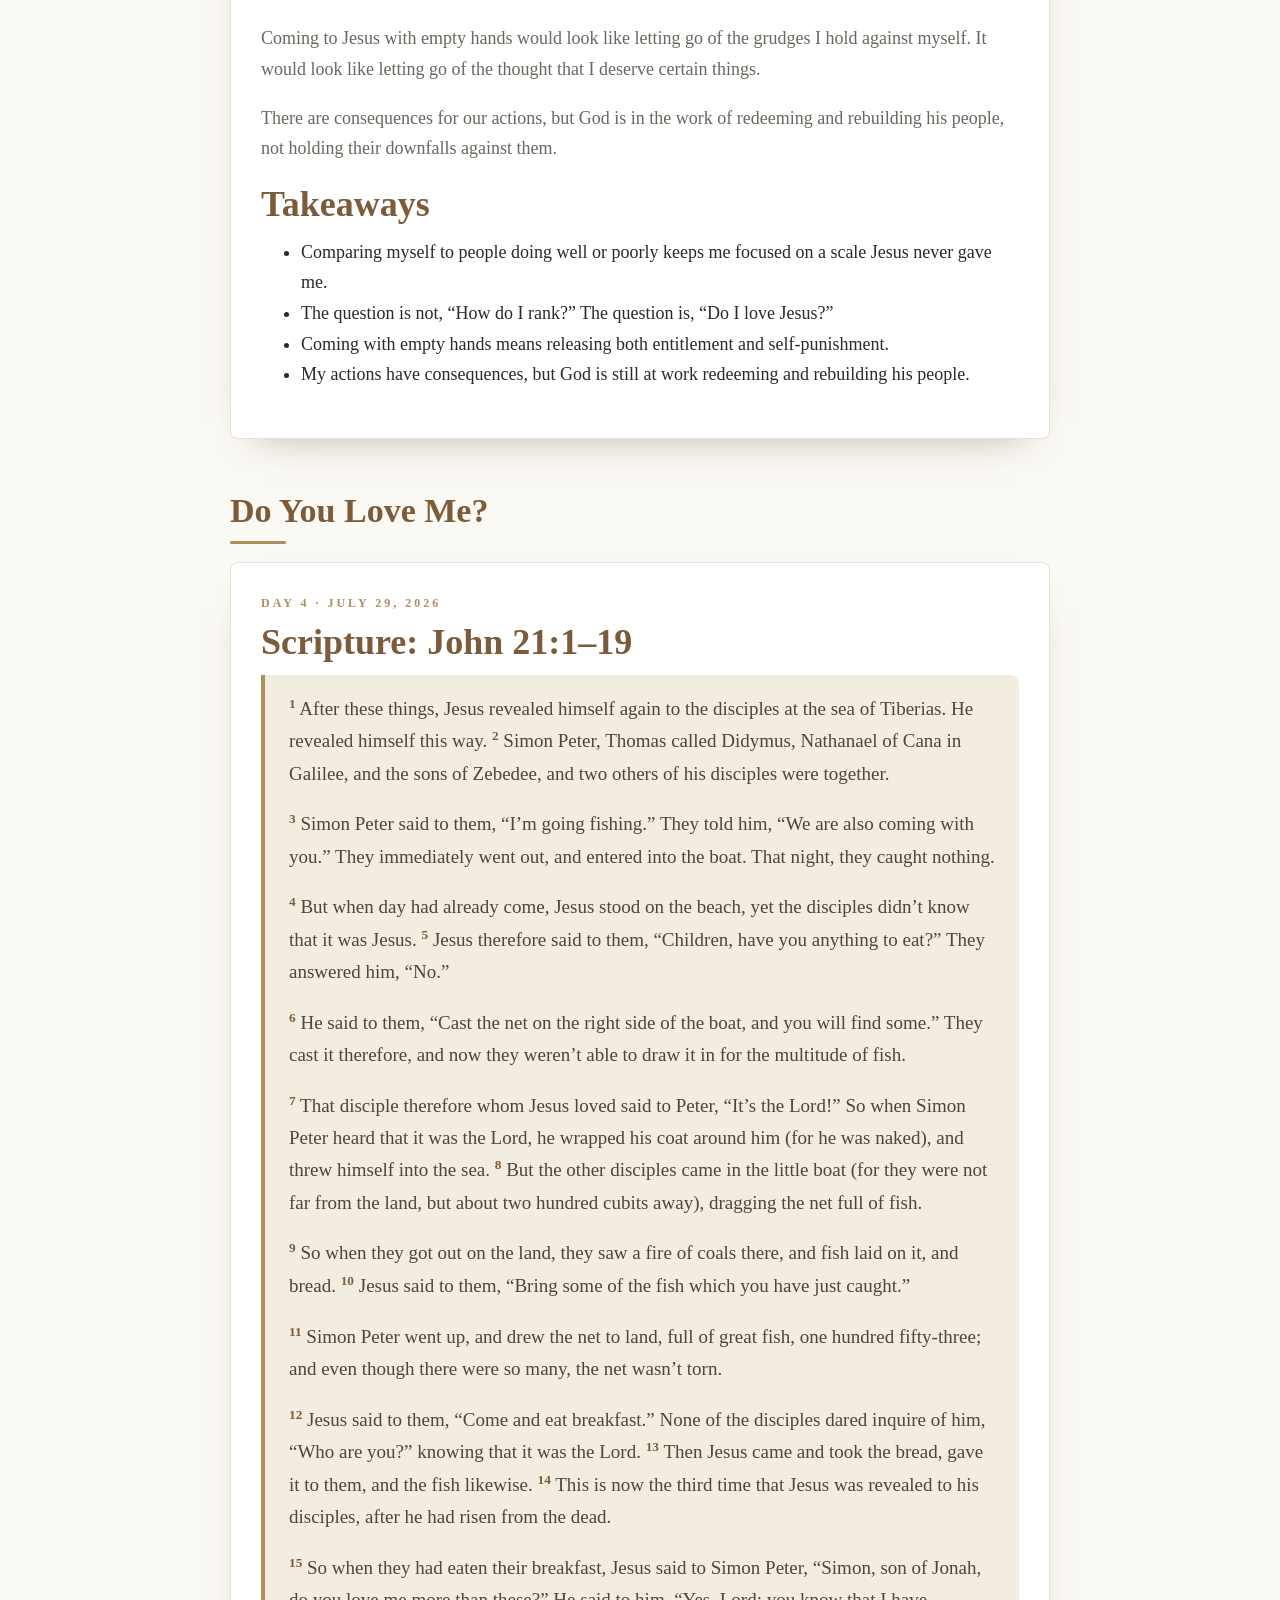
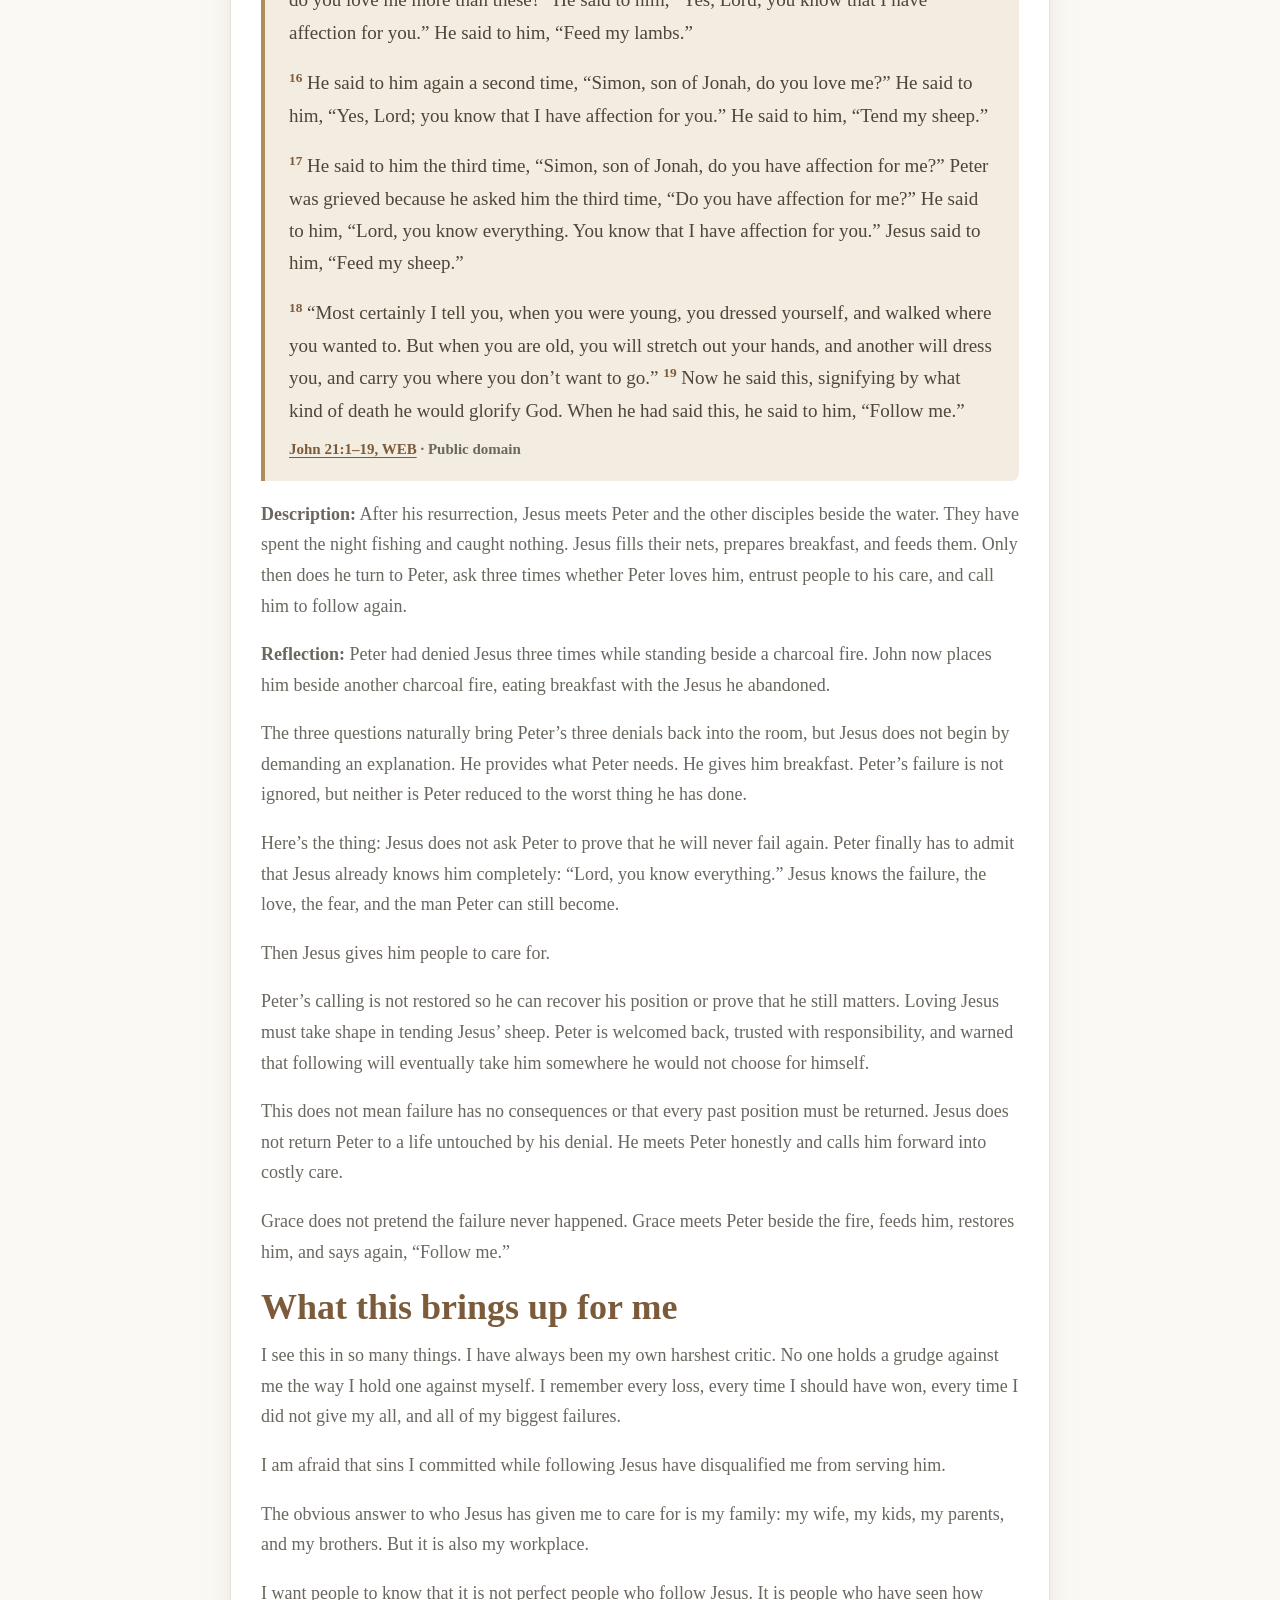
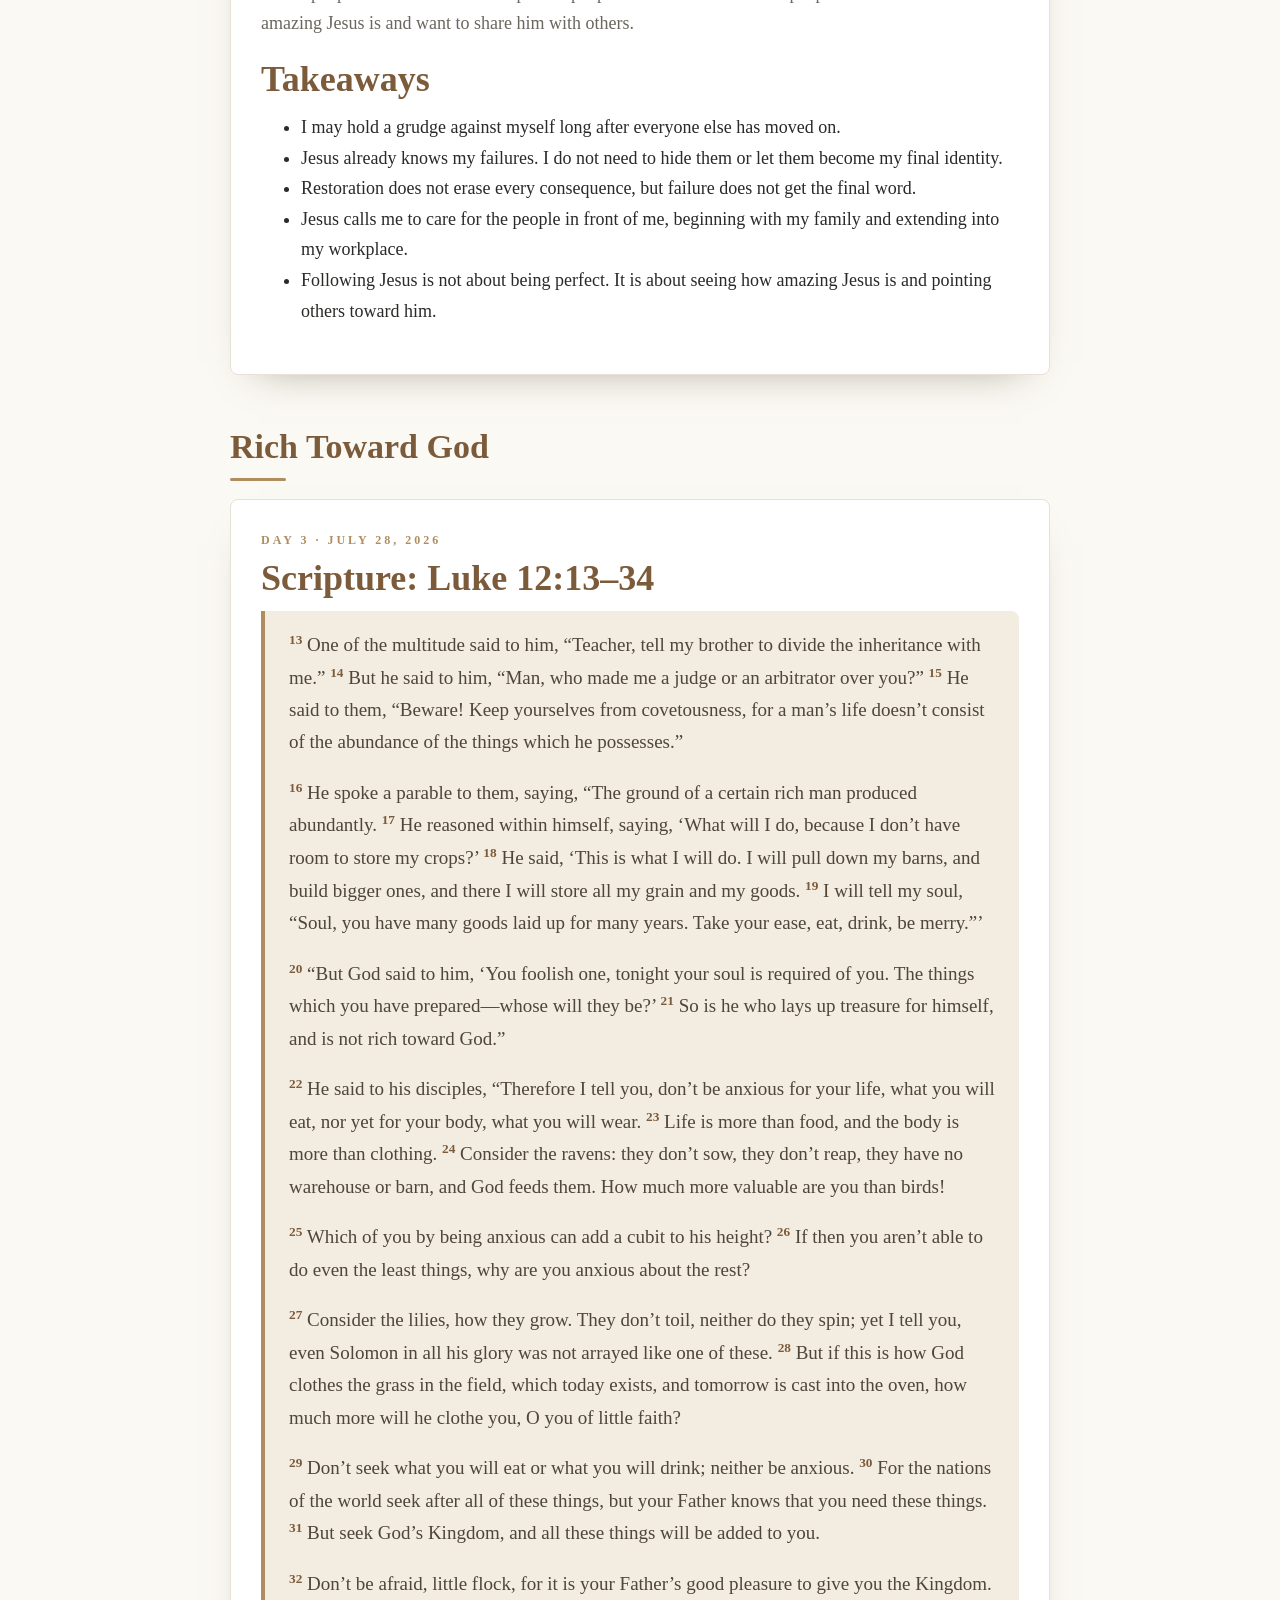
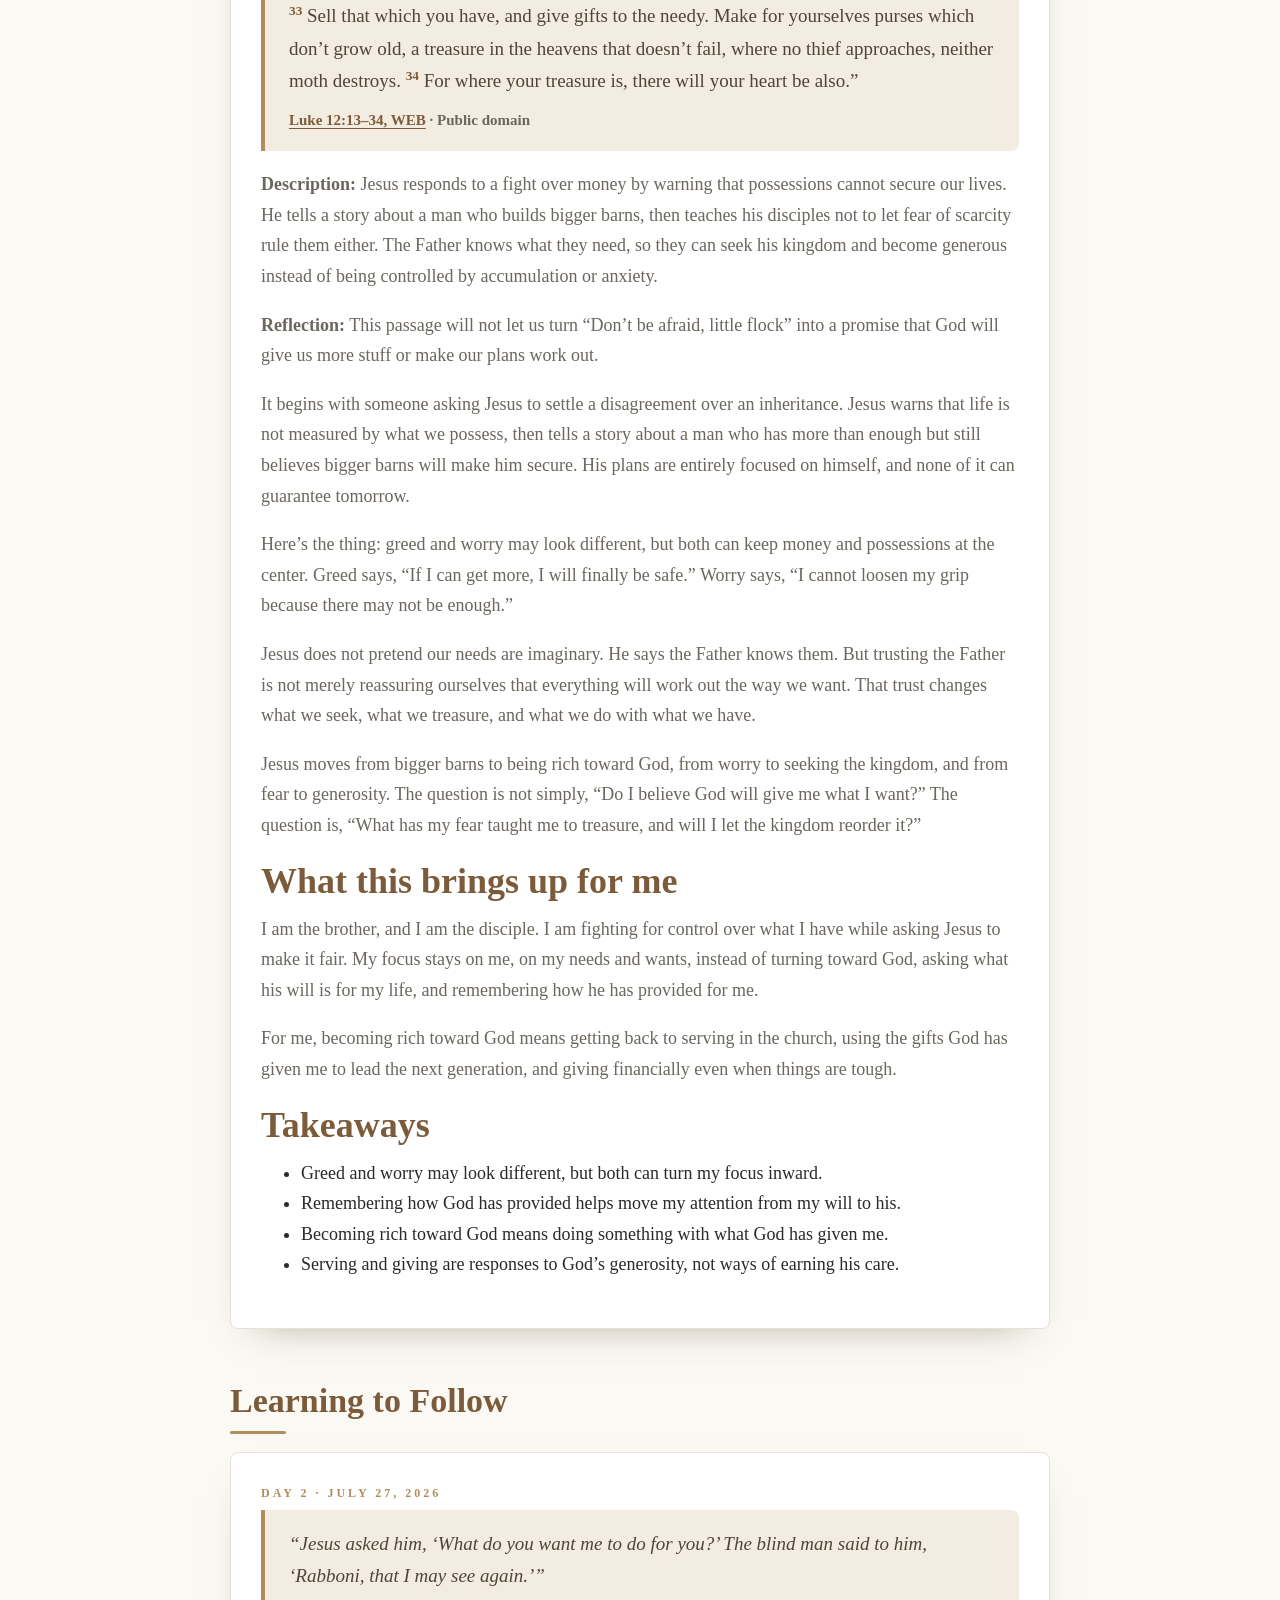
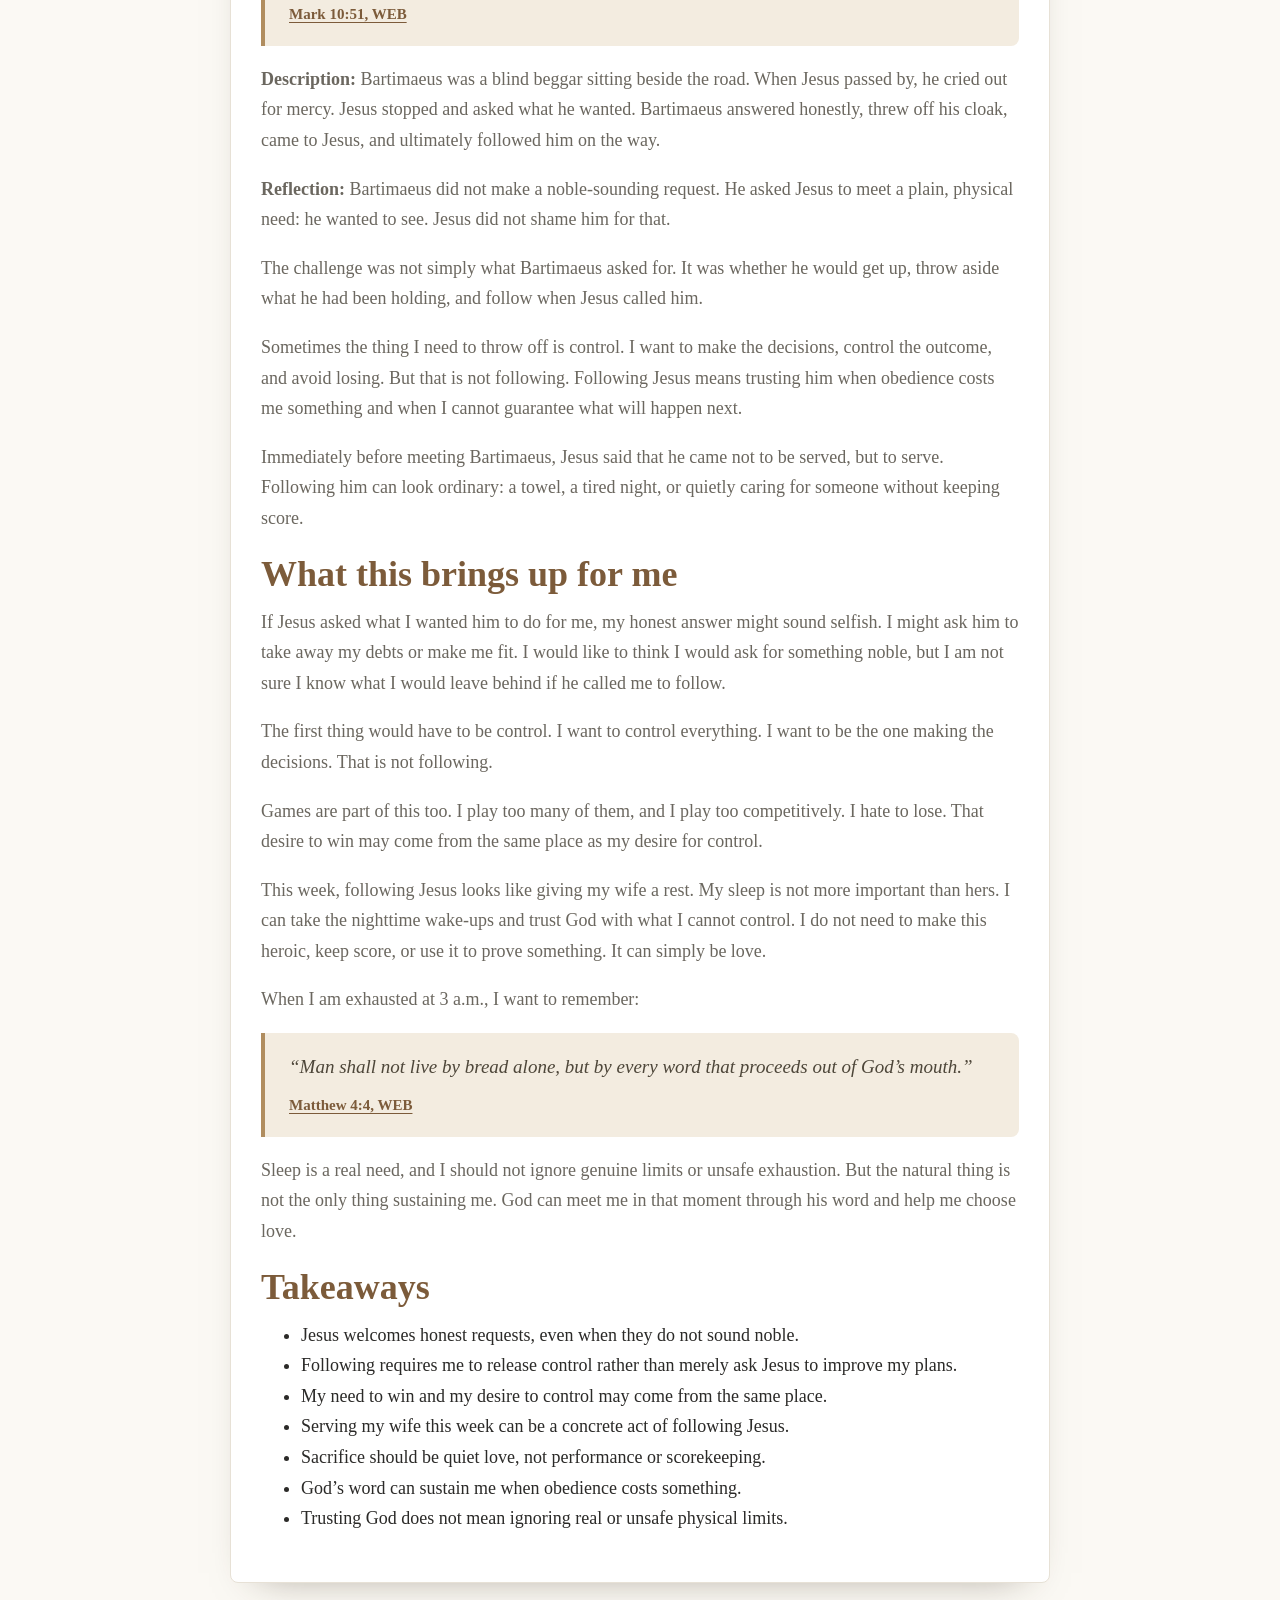
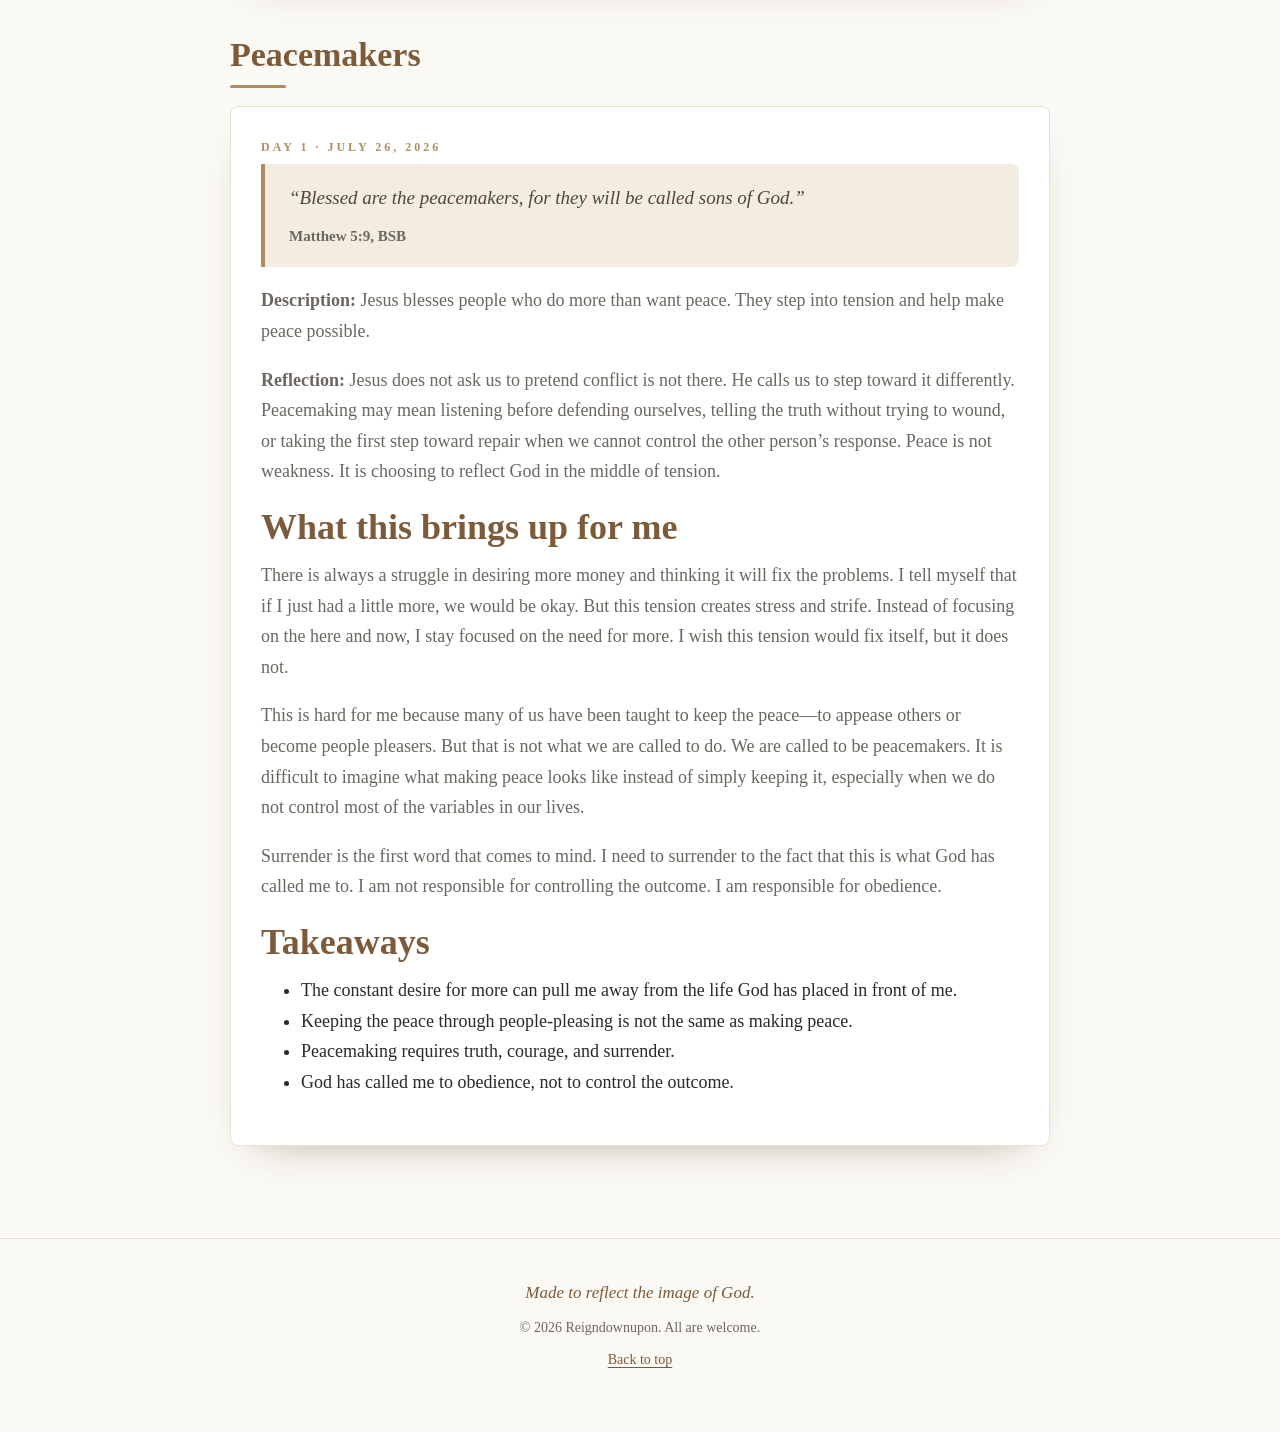
<file: dailyjesus/index.html>
<!doctype html>
<html lang="en">
  <head>
    <meta charset="utf-8">
    <meta name="viewport" content="width=device-width, initial-scale=1">
    <meta
      name="description"
      content="Daily Jesus offers a daily Scripture reading, a short reflection, and an honest response focused on growing closer to Jesus."
    >
    <title>Daily Jesus | Reigndownupon</title>
    <link rel="stylesheet" href="/styles.css?v=2026080202">
    <link rel="icon" href="/favicon.svg?v=1" type="image/svg+xml">
  </head>
  <body>
    <header class="site-header">
      <a class="brand" href="/" aria-label="Reigndownupon home">
        <span class="brand-mark">R</span>
        <span>Reigndownupon</span>
      </a>

      <nav class="nav-links" aria-label="Main navigation">
        <a href="/about/">About</a>
        <a href="/projects/">Projects</a>
        <a href="/dailyjesus/" aria-current="page">Daily Jesus</a>
        <a href="/blog/">Blog</a>
        <a href="/who-im-meant-to-be/">Who I’m Meant to Be</a>
        <a href="/contact/">Contact</a>
      </nav>
    </header>

    <section class="hero" id="top">
      <div class="mark">Daily Jesus</div>
      <h1>Scripture for an <span class="warm">Ordinary Day</span></h1>
      <p class="tag">A daily reading and reflection focused on growing closer to Jesus.</p>
    </section>

    <section class="daily-about-intro" id="about">
      <div class="kicker">About Daily Jesus</div>
      <h2>A daily reading and reflection.</h2>
      <p>
        Open the Bible, slow down for a minute, and pay attention to what is there. Each entry starts with Scripture
        and a short reflection. Then you get my real, authentic interaction with the verse. You can do the same
        yourself or reflect on what I have shared, but the point is to grow closer to Jesus.
      </p>
    </section>

    <nav class="toc" aria-label="Daily Jesus contents">
      <h2>Contents</h2>
      <ol class="toc-latest">
        <li><a href="#how-long">How Long?</a></li>
        <li><a href="#before-anything-else">Before Anything Else</a></li>
        <li><a href="#empty-hands">Empty Hands</a></li>
        <li><a href="#do-you-love-me">Do You Love Me?</a></li>
      </ol>
      <div class="toc-list">
        <ol class="toc-archive" id="daily-jesus-archive" hidden>
          <li><a href="#rich-toward-god">Rich Toward God</a></li>
          <li><a href="#learning-to-follow">Learning to Follow</a></li>
          <li><a href="#peacemakers">Peacemakers</a></li>
        </ol>
        <button
          class="toc-list-toggle"
          type="button"
          aria-expanded="false"
          aria-controls="daily-jesus-archive"
        >
          List all
        </button>
      </div>
    </nav>

    <main class="wrap">
      <section id="how-long">
        <h2>How Long?</h2>
        <article class="daily-feature">
          <div class="date">Day 7 &middot; August 2, 2026</div>

          <h3>Scripture: Psalm 13</h3>
          <blockquote class="scripture-passage">
            <p><strong>For the Chief Musician. A Psalm by David.</strong></p>
            <p>
              <sup>1</sup> How long, Yahweh?<br>
              Will you forget me forever?<br>
              How long will you hide your face from me?
            </p>
            <p>
              <sup>2</sup> How long shall I take counsel in my soul,<br>
              having sorrow in my heart every day?<br>
              How long shall my enemy triumph over me?
            </p>
            <p>
              <sup>3</sup> Behold, and answer me, Yahweh, my God.<br>
              Give light to my eyes, lest I sleep in death;
            </p>
            <p>
              <sup>4</sup> lest my enemy say, “I have prevailed against him;”<br>
              lest my adversaries rejoice when I fall.
            </p>
            <p>
              <sup>5</sup> But I trust in your loving kindness.<br>
              My heart rejoices in your salvation.
            </p>
            <p>
              <sup>6</sup> I will sing to Yahweh,<br>
              because he has been good to me.
            </p>
            <cite><a href="https://ebible.org/eng-web/PSA013.htm">Psalm 13, WEB</a> · Public domain</cite>
          </blockquote>

          <p>
            <strong>Description:</strong> David brings his fear, sorrow, and frustration directly to God. He does not
            hide how abandoned he feels, but he also remembers God’s faithfulness.
          </p>

          <p>
            <strong>Reflection:</strong> Psalm 13 does not pretend that trusting God means we stop asking hard
            questions. David asks, “How long?” four times. He feels forgotten, overwhelmed by his own thoughts, and
            afraid that his enemy will win. He does not clean any of that up before bringing it to God.
          </p>
          <p>
            The psalm moves from complaint, to asking God for help, to remembering His loving kindness. Nothing in the
            passage tells us that David’s circumstances changed before he began to trust. His prayer changed direction
            because he remembered who God had already been. Faith does not require us to pretend the struggle is over.
            It allows sorrow and trust to exist in the same prayer.
          </p>

          <h3>My Response</h3>
          <p>
            <strong>
              What are you still asking God “how long” about, and have you allowed yourself to be completely honest
              with Him about it?
            </strong>
          </p>
          <p>
            I’m not sure I have been completely honest with Him. The house still being for sale is definitely
            something I have asked Him, “How long?” about. We only have a couple of months left where we can handle the
            double payments, so it feels like every day I’m asking how long it will be until we are out from under it.
          </p>
          <p>
            <strong>
              What has God already done for you that you can remember and trust without pretending your current
              struggle is over?
            </strong>
          </p>
          <p>
            God has gotten me out of every financial situation I have ever been in. Whether by giving me the means,
            allowing me to suffer for a bit, or through miraculous provision, He has always come through.
          </p>

          <h3>Takeaways</h3>
          <ul>
            <li>God is not asking me to hide my fear from Him.</li>
            <li>Remembering God’s faithfulness does not mean pretending the current pressure is gone.</li>
            <li>His provision has not always looked the same, but He has always come through.</li>
          </ul>
        </article>
      </section>

      <section id="before-anything-else">
        <h2>Before Anything Else</h2>
        <article class="daily-feature">
          <div class="date">Day 6 &middot; August 1, 2026</div>

          <h3>Scripture: Luke 10:38–42</h3>
          <blockquote class="scripture-passage">
            <p>
              <sup>38</sup> As they went on their way, he entered into a certain village, and a certain woman named
              Martha received him into her house. <sup>39</sup> She had a sister called Mary, who also sat at Jesus’
              feet and heard his word.
            </p>
            <p>
              <sup>40</sup> But Martha was distracted with much serving, and she came up to him, and said, “Lord,
              don’t you care that my sister left me to serve alone? Ask her therefore to help me.”
            </p>
            <p>
              <sup>41</sup> Jesus answered her, “Martha, Martha, you are anxious and troubled about many things,
              <sup>42</sup> but one thing is needed. Mary has chosen the good part, which will not be taken away from
              her.”
            </p>
            <cite><a href="https://ebible.org/eng-web/LUK10.htm">Luke 10:38–42, WEB</a> · Public domain</cite>
          </blockquote>

          <p>
            <strong>Description:</strong> Immediately before this, Jesus tells the story of the Good Samaritan and
            ends by saying, “Go and do likewise.” Then Luke brings us into Martha’s home. Martha serves while Mary sits
            at Jesus’ feet and listens. Jesus does not say that serving is wrong. He addresses Martha’s distraction,
            anxiety, and resentment, and he refuses to take Mary’s choice away from her.
          </p>

          <p>
            <strong>Reflection:</strong> It is easy to turn this passage into a personality test. Some people serve
            like Martha, other people sit like Mary, and Mary wins. But the story immediately before this one will not
            let us call serving the problem. Jesus has just praised a Samaritan who stopped, touched wounds, spent
            money, and kept caring for someone in need.
          </p>
          <p>The issue is not that Martha is working. The issue is what the work is doing inside her.</p>
          <p>
            Martha is distracted, anxious, troubled, and angry that Mary is not doing what she thinks Mary should be
            doing. I understand that. I can take something good, something I chose because I care, and carry it until
            I am exhausted and resentful. Then I want Jesus to fix the people who are not helping the way I think they
            should.
          </p>
          <p>
            Jesus says her name twice. He does not ignore her or dismiss her. He slows her down enough to remind her
            that she does not have to earn the right to be in the room. Mary is not wasting time. Before doing
            something for Jesus, she is receiving from Jesus.
          </p>
          <p>
            We still have meals to make, work to finish, kids to care for, and people beside the road who need help.
            The question is not whether we serve or sit. The question is whether our serving flows from being with
            Jesus, or whether it has become another way to prove ourselves and keep score.
          </p>

          <h3>What this brings up for me</h3>
          <p>
            One place I feel this is trying to make it work for my wife to stay home with the kids. We both want it,
            but being the sole provider while carrying payments on two homes is stressful. It can feel like every
            number, every payment, and every unknown rests on me.
          </p>
          <p>Fortunately, I have the best wife. She loves me, supports me, and handles my anxiety well.</p>
          <p>
            Choosing the good part would mean putting things down and sitting with my family. Not sitting there
            physically while my mind races about what comes next, when I am going to work out, or how we are going to
            make it through the month. It would look like just sitting.
          </p>
          <p>
            I am blessed, though. My son is only three, and he will stop us midway through the first few bites of a
            meal and ask if we want to pray. He keeps us grounded for sure, and then pulls the anxiety out of the room
            as he jumps off the couch.
          </p>

          <h3>Takeaways</h3>
          <ul>
            <li>A good desire can still produce anxiety when I believe I must hold every variable together.</li>
            <li>Providing for my family also means being present with them.</li>
            <li>
              Choosing the good part can mean putting down my plans and sitting with the people God has placed in
              front of me.
            </li>
            <li>
              My wife’s love and support are gifts I need to receive, not more pressure to have everything figured
              out.
            </li>
            <li>Sometimes a three-year-old asking us to pray is exactly the interruption we need.</li>
          </ul>
        </article>
      </section>

      <section id="empty-hands">
        <h2>Empty Hands</h2>
        <article class="daily-feature">
          <div class="date">Day 5 &middot; July 31, 2026</div>

          <h3>Scripture: Luke 18:9–17</h3>
          <blockquote class="scripture-passage">
            <p>
              <sup>9</sup> He also spoke this parable to certain people who were convinced of their own righteousness,
              and who despised all others:
            </p>
            <p>
              <sup>10</sup> “Two men went up into the temple to pray; one was a Pharisee, and the other was a tax
              collector. <sup>11</sup> The Pharisee stood and prayed by himself like this: ‘God, I thank you that I am
              not like the rest of men: extortionists, unrighteous, adulterers, or even like this tax collector.
              <sup>12</sup> I fast twice a week. I give tithes of all that I get.’
            </p>
            <p>
              <sup>13</sup> But the tax collector, standing far away, wouldn’t even lift up his eyes to heaven, but
              beat his chest, saying, ‘God, be merciful to me, a sinner!’ <sup>14</sup> I tell you, this man went down
              to his house justified rather than the other; for everyone who exalts himself will be humbled, but he
              who humbles himself will be exalted.”
            </p>
            <p>
              <sup>15</sup> They were also bringing their babies to him, that he might touch them. But when the
              disciples saw it, they rebuked them. <sup>16</sup> Jesus summoned them, saying, “Allow the little
              children to come to me, and don’t hinder them, for God’s Kingdom belongs to such as these.
              <sup>17</sup> Most certainly, I tell you, whoever doesn’t receive God’s Kingdom like a little child, he
              will in no way enter into it.”
            </p>
            <cite><a href="https://ebible.org/eng-web/LUK18.htm">Luke 18:9–17, WEB</a> · Public domain</cite>
          </blockquote>

          <p>
            <strong>Description:</strong> Jesus tells this story to people who trusted in their own goodness and
            looked down on others. A Pharisee lists everything he has done right. A tax collector can only ask for
            mercy. Jesus says the man who came honestly went home justified. Then children are brought to Jesus, and
            he says God’s Kingdom must be received like a child receives it.
          </p>

          <p>
            <strong>Reflection:</strong> It is easy to read this story and immediately turn the Pharisee into the bad
            guy, which can become another way of praying his prayer: “Thank God I am not like him.”
          </p>
          <p>
            Here’s the thing: pride and shame can both leave me staring at myself. Pride says, “Look at everything I
            have done right.” Shame says, “Look at everything I have done wrong.” One makes me believe I have earned
            God’s love. The other makes me believe my failure is greater than God’s mercy. Either way, I remain the
            center of the story.
          </p>
          <p>
            The tax collector does not bring a defense, a résumé, or a promise to do better. He tells the truth and
            asks for mercy. Luke then moves straight to children, people with no status, accomplishments, or ability
            to repay Jesus. They can only receive.
          </p>
          <p>
            This does not mean sin does not matter. It means I do not have to keep punishing myself to prove I am
            sorry. Jesus is not asking me to win an argument about whether I am good enough. He is asking me to come
            to him with empty hands.
          </p>

          <h3>What this brings up for me</h3>
          <p>
            I compare my faith all the time, both to people who seem to be doing well and to those who seem to be
            doing poorly. I once asked someone, “On a scale of 1 to 10, where is your faith?” Their response was
            humbling for sure: “You either love Jesus or you don’t.”
          </p>
          <p>
            I remember that when I start to compare. It does not matter how long someone has followed Jesus or how
            faithfully I think they are doing it. The question is simpler: Do you love Jesus, or do you not?
          </p>
          <p>
            Coming to Jesus with empty hands would look like letting go of the grudges I hold against myself. It would
            look like letting go of the thought that I deserve certain things.
          </p>
          <p>
            There are consequences for our actions, but God is in the work of redeeming and rebuilding his people,
            not holding their downfalls against them.
          </p>

          <h3>Takeaways</h3>
          <ul>
            <li>Comparing myself to people doing well or poorly keeps me focused on a scale Jesus never gave me.</li>
            <li>The question is not, “How do I rank?” The question is, “Do I love Jesus?”</li>
            <li>Coming with empty hands means releasing both entitlement and self-punishment.</li>
            <li>My actions have consequences, but God is still at work redeeming and rebuilding his people.</li>
          </ul>
        </article>
      </section>

      <section id="do-you-love-me">
        <h2>Do You Love Me?</h2>
        <article class="daily-feature">
          <div class="date">Day 4 &middot; July 29, 2026</div>

          <h3>Scripture: John 21:1–19</h3>
          <blockquote class="scripture-passage">
            <p>
              <sup>1</sup> After these things, Jesus revealed himself again to the disciples at the sea of Tiberias.
              He revealed himself this way. <sup>2</sup> Simon Peter, Thomas called Didymus, Nathanael of Cana in
              Galilee, and the sons of Zebedee, and two others of his disciples were together.
            </p>
            <p>
              <sup>3</sup> Simon Peter said to them, “I’m going fishing.” They told him, “We are also coming with you.”
              They immediately went out, and entered into the boat. That night, they caught nothing.
            </p>
            <p>
              <sup>4</sup> But when day had already come, Jesus stood on the beach, yet the disciples didn’t know that
              it was Jesus. <sup>5</sup> Jesus therefore said to them, “Children, have you anything to eat?” They
              answered him, “No.”
            </p>
            <p>
              <sup>6</sup> He said to them, “Cast the net on the right side of the boat, and you will find some.” They
              cast it therefore, and now they weren’t able to draw it in for the multitude of fish.
            </p>
            <p>
              <sup>7</sup> That disciple therefore whom Jesus loved said to Peter, “It’s the Lord!” So when Simon Peter
              heard that it was the Lord, he wrapped his coat around him (for he was naked), and threw himself into the
              sea. <sup>8</sup> But the other disciples came in the little boat (for they were not far from the land,
              but about two hundred cubits away), dragging the net full of fish.
            </p>
            <p>
              <sup>9</sup> So when they got out on the land, they saw a fire of coals there, and fish laid on it, and
              bread. <sup>10</sup> Jesus said to them, “Bring some of the fish which you have just caught.”
            </p>
            <p>
              <sup>11</sup> Simon Peter went up, and drew the net to land, full of great fish, one hundred fifty-three;
              and even though there were so many, the net wasn’t torn.
            </p>
            <p>
              <sup>12</sup> Jesus said to them, “Come and eat breakfast.” None of the disciples dared inquire of him,
              “Who are you?” knowing that it was the Lord. <sup>13</sup> Then Jesus came and took the bread, gave it to
              them, and the fish likewise. <sup>14</sup> This is now the third time that Jesus was revealed to his
              disciples, after he had risen from the dead.
            </p>
            <p>
              <sup>15</sup> So when they had eaten their breakfast, Jesus said to Simon Peter, “Simon, son of Jonah, do
              you love me more than these?” He said to him, “Yes, Lord; you know that I have affection for you.” He
              said to him, “Feed my lambs.”
            </p>
            <p>
              <sup>16</sup> He said to him again a second time, “Simon, son of Jonah, do you love me?” He said to him,
              “Yes, Lord; you know that I have affection for you.” He said to him, “Tend my sheep.”
            </p>
            <p>
              <sup>17</sup> He said to him the third time, “Simon, son of Jonah, do you have affection for me?” Peter
              was grieved because he asked him the third time, “Do you have affection for me?” He said to him, “Lord,
              you know everything. You know that I have affection for you.” Jesus said to him, “Feed my sheep.”
            </p>
            <p>
              <sup>18</sup> “Most certainly I tell you, when you were young, you dressed yourself, and walked where you
              wanted to. But when you are old, you will stretch out your hands, and another will dress you, and carry
              you where you don’t want to go.” <sup>19</sup> Now he said this, signifying by what kind of death he
              would glorify God. When he had said this, he said to him, “Follow me.”
            </p>
            <cite><a href="https://ebible.org/eng-web/JHN21.htm">John 21:1–19, WEB</a> · Public domain</cite>
          </blockquote>

          <p>
            <strong>Description:</strong> After his resurrection, Jesus meets Peter and the other disciples beside the
            water. They have spent the night fishing and caught nothing. Jesus fills their nets, prepares breakfast,
            and feeds them. Only then does he turn to Peter, ask three times whether Peter loves him, entrust people to
            his care, and call him to follow again.
          </p>

          <p>
            <strong>Reflection:</strong> Peter had denied Jesus three times while standing beside a charcoal fire. John
            now places him beside another charcoal fire, eating breakfast with the Jesus he abandoned.
          </p>
          <p>
            The three questions naturally bring Peter’s three denials back into the room, but Jesus does not begin by
            demanding an explanation. He provides what Peter needs. He gives him breakfast. Peter’s failure is not
            ignored, but neither is Peter reduced to the worst thing he has done.
          </p>
          <p>
            Here’s the thing: Jesus does not ask Peter to prove that he will never fail again. Peter finally has to
            admit that Jesus already knows him completely: “Lord, you know everything.” Jesus knows the failure, the
            love, the fear, and the man Peter can still become.
          </p>
          <p>Then Jesus gives him people to care for.</p>
          <p>
            Peter’s calling is not restored so he can recover his position or prove that he still matters. Loving
            Jesus must take shape in tending Jesus’ sheep. Peter is welcomed back, trusted with responsibility, and
            warned that following will eventually take him somewhere he would not choose for himself.
          </p>
          <p>
            This does not mean failure has no consequences or that every past position must be returned. Jesus does
            not return Peter to a life untouched by his denial. He meets Peter honestly and calls him forward into
            costly care.
          </p>
          <p>
            Grace does not pretend the failure never happened. Grace meets Peter beside the fire, feeds him, restores
            him, and says again, “Follow me.”
          </p>

          <h3>What this brings up for me</h3>
          <p>
            I see this in so many things. I have always been my own harshest critic. No one holds a grudge against me
            the way I hold one against myself. I remember every loss, every time I should have won, every time I did
            not give my all, and all of my biggest failures.
          </p>
          <p>I am afraid that sins I committed while following Jesus have disqualified me from serving him.</p>
          <p>
            The obvious answer to who Jesus has given me to care for is my family: my wife, my kids, my parents, and my
            brothers. But it is also my workplace.
          </p>
          <p>
            I want people to know that it is not perfect people who follow Jesus. It is people who have seen how
            amazing Jesus is and want to share him with others.
          </p>

          <h3>Takeaways</h3>
          <ul>
            <li>I may hold a grudge against myself long after everyone else has moved on.</li>
            <li>Jesus already knows my failures. I do not need to hide them or let them become my final identity.</li>
            <li>Restoration does not erase every consequence, but failure does not get the final word.</li>
            <li>
              Jesus calls me to care for the people in front of me, beginning with my family and extending into my
              workplace.
            </li>
            <li>
              Following Jesus is not about being perfect. It is about seeing how amazing Jesus is and pointing others
              toward him.
            </li>
          </ul>
        </article>
      </section>

      <section id="rich-toward-god">
        <h2>Rich Toward God</h2>
        <article class="daily-feature">
          <div class="date">Day 3 &middot; July 28, 2026</div>

          <h3>Scripture: Luke 12:13–34</h3>
          <blockquote class="scripture-passage">
            <p>
              <sup>13</sup> One of the multitude said to him, “Teacher, tell my brother to divide the inheritance with
              me.” <sup>14</sup> But he said to him, “Man, who made me a judge or an arbitrator over you?”
              <sup>15</sup> He said to them, “Beware! Keep yourselves from covetousness, for a man’s life doesn’t
              consist of the abundance of the things which he possesses.”
            </p>
            <p>
              <sup>16</sup> He spoke a parable to them, saying, “The ground of a certain rich man produced abundantly.
              <sup>17</sup> He reasoned within himself, saying, ‘What will I do, because I don’t have room to store my
              crops?’ <sup>18</sup> He said, ‘This is what I will do. I will pull down my barns, and build bigger ones,
              and there I will store all my grain and my goods. <sup>19</sup> I will tell my soul, “Soul, you have many
              goods laid up for many years. Take your ease, eat, drink, be merry.”’
            </p>
            <p>
              <sup>20</sup> “But God said to him, ‘You foolish one, tonight your soul is required of you. The things
              which you have prepared—whose will they be?’ <sup>21</sup> So is he who lays up treasure for himself, and
              is not rich toward God.”
            </p>
            <p>
              <sup>22</sup> He said to his disciples, “Therefore I tell you, don’t be anxious for your life, what you
              will eat, nor yet for your body, what you will wear. <sup>23</sup> Life is more than food, and the body is
              more than clothing. <sup>24</sup> Consider the ravens: they don’t sow, they don’t reap, they have no
              warehouse or barn, and God feeds them. How much more valuable are you than birds!
            </p>
            <p>
              <sup>25</sup> Which of you by being anxious can add a cubit to his height? <sup>26</sup> If then you
              aren’t able to do even the least things, why are you anxious about the rest?
            </p>
            <p>
              <sup>27</sup> Consider the lilies, how they grow. They don’t toil, neither do they spin; yet I tell you,
              even Solomon in all his glory was not arrayed like one of these. <sup>28</sup> But if this is how God
              clothes the grass in the field, which today exists, and tomorrow is cast into the oven, how much more
              will he clothe you, O you of little faith?
            </p>
            <p>
              <sup>29</sup> Don’t seek what you will eat or what you will drink; neither be anxious. <sup>30</sup> For
              the nations of the world seek after all of these things, but your Father knows that you need these
              things. <sup>31</sup> But seek God’s Kingdom, and all these things will be added to you.
            </p>
            <p>
              <sup>32</sup> Don’t be afraid, little flock, for it is your Father’s good pleasure to give you the
              Kingdom. <sup>33</sup> Sell that which you have, and give gifts to the needy. Make for yourselves purses
              which don’t grow old, a treasure in the heavens that doesn’t fail, where no thief approaches, neither
              moth destroys. <sup>34</sup> For where your treasure is, there will your heart be also.”
            </p>
            <cite><a href="https://ebible.org/eng-web/LUK12.htm">Luke 12:13–34, WEB</a> · Public domain</cite>
          </blockquote>

          <p>
            <strong>Description:</strong> Jesus responds to a fight over money by warning that possessions cannot
            secure our lives. He tells a story about a man who builds bigger barns, then teaches his disciples not to
            let fear of scarcity rule them either. The Father knows what they need, so they can seek his kingdom and
            become generous instead of being controlled by accumulation or anxiety.
          </p>

          <p>
            <strong>Reflection:</strong> This passage will not let us turn “Don’t be afraid, little flock” into a
            promise that God will give us more stuff or make our plans work out.
          </p>
          <p>
            It begins with someone asking Jesus to settle a disagreement over an inheritance. Jesus warns that life is
            not measured by what we possess, then tells a story about a man who has more than enough but still believes
            bigger barns will make him secure. His plans are entirely focused on himself, and none of it can guarantee
            tomorrow.
          </p>
          <p>
            Here’s the thing: greed and worry may look different, but both can keep money and possessions at the
            center. Greed says, “If I can get more, I will finally be safe.” Worry says, “I cannot loosen my grip
            because there may not be enough.”
          </p>
          <p>
            Jesus does not pretend our needs are imaginary. He says the Father knows them. But trusting the Father is
            not merely reassuring ourselves that everything will work out the way we want. That trust changes what we
            seek, what we treasure, and what we do with what we have.
          </p>
          <p>
            Jesus moves from bigger barns to being rich toward God, from worry to seeking the kingdom, and from fear to
            generosity. The question is not simply, “Do I believe God will give me what I want?” The question is, “What
            has my fear taught me to treasure, and will I let the kingdom reorder it?”
          </p>

          <h3>What this brings up for me</h3>
          <p>
            I am the brother, and I am the disciple. I am fighting for control over what I have while asking Jesus to
            make it fair. My focus stays on me, on my needs and wants, instead of turning toward God, asking what his
            will is for my life, and remembering how he has provided for me.
          </p>
          <p>
            For me, becoming rich toward God means getting back to serving in the church, using the gifts God has given
            me to lead the next generation, and giving financially even when things are tough.
          </p>

          <h3>Takeaways</h3>
          <ul>
            <li>Greed and worry may look different, but both can turn my focus inward.</li>
            <li>Remembering how God has provided helps move my attention from my will to his.</li>
            <li>Becoming rich toward God means doing something with what God has given me.</li>
            <li>Serving and giving are responses to God’s generosity, not ways of earning his care.</li>
          </ul>
        </article>
      </section>

      <section id="learning-to-follow">
        <h2>Learning to Follow</h2>
        <article class="daily-feature">
          <div class="date">Day 2 &middot; July 27, 2026</div>
          <blockquote>
            “Jesus asked him, ‘What do you want me to do for you?’ The blind man said to him, ‘Rabboni, that I may see
            again.’”
            <cite><a href="https://ebible.org/eng-web/MRK10.htm">Mark 10:51, WEB</a></cite>
          </blockquote>

          <p>
            <strong>Description:</strong> Bartimaeus was a blind beggar sitting beside the road. When Jesus passed by,
            he cried out for mercy. Jesus stopped and asked what he wanted. Bartimaeus answered honestly, threw off his
            cloak, came to Jesus, and ultimately followed him on the way.
          </p>

          <p>
            <strong>Reflection:</strong> Bartimaeus did not make a noble-sounding request. He asked Jesus to meet a
            plain, physical need: he wanted to see. Jesus did not shame him for that.
          </p>
          <p>
            The challenge was not simply what Bartimaeus asked for. It was whether he would get up, throw aside what he
            had been holding, and follow when Jesus called him.
          </p>
          <p>
            Sometimes the thing I need to throw off is control. I want to make the decisions, control the outcome, and
            avoid losing. But that is not following. Following Jesus means trusting him when obedience costs me
            something and when I cannot guarantee what will happen next.
          </p>
          <p>
            Immediately before meeting Bartimaeus, Jesus said that he came not to be served, but to serve. Following
            him can look ordinary: a towel, a tired night, or quietly caring for someone without keeping score.
          </p>

          <h3>What this brings up for me</h3>
          <p>
            If Jesus asked what I wanted him to do for me, my honest answer might sound selfish. I might ask him to take
            away my debts or make me fit. I would like to think I would ask for something noble, but I am not sure I
            know what I would leave behind if he called me to follow.
          </p>
          <p>
            The first thing would have to be control. I want to control everything. I want to be the one making the
            decisions. That is not following.
          </p>
          <p>
            Games are part of this too. I play too many of them, and I play too competitively. I hate to lose. That
            desire to win may come from the same place as my desire for control.
          </p>
          <p>
            This week, following Jesus looks like giving my wife a rest. My sleep is not more important than hers. I
            can take the nighttime wake-ups and trust God with what I cannot control. I do not need to make this heroic,
            keep score, or use it to prove something. It can simply be love.
          </p>
          <p>When I am exhausted at 3 a.m., I want to remember:</p>
          <blockquote>
            “Man shall not live by bread alone, but by every word that proceeds out of God’s mouth.”
            <cite><a href="https://ebible.org/eng-web/MAT04.htm">Matthew 4:4, WEB</a></cite>
          </blockquote>
          <p>
            Sleep is a real need, and I should not ignore genuine limits or unsafe exhaustion. But the natural thing is
            not the only thing sustaining me. God can meet me in that moment through his word and help me choose love.
          </p>

          <h3>Takeaways</h3>
          <ul>
            <li>Jesus welcomes honest requests, even when they do not sound noble.</li>
            <li>Following requires me to release control rather than merely ask Jesus to improve my plans.</li>
            <li>My need to win and my desire to control may come from the same place.</li>
            <li>Serving my wife this week can be a concrete act of following Jesus.</li>
            <li>Sacrifice should be quiet love, not performance or scorekeeping.</li>
            <li>God’s word can sustain me when obedience costs something.</li>
            <li>Trusting God does not mean ignoring real or unsafe physical limits.</li>
          </ul>
        </article>
      </section>

      <section id="peacemakers">
        <h2>Peacemakers</h2>
        <article class="daily-feature">
          <div class="date">Day 1 &middot; July 26, 2026</div>
          <blockquote>
            “Blessed are the peacemakers, for they will be called sons of God.”
            <cite>Matthew 5:9, BSB</cite>
          </blockquote>

          <p>
            <strong>Description:</strong> Jesus blesses people who do more than want peace. They step into tension and
            help make peace possible.
          </p>

          <p>
            <strong>Reflection:</strong> Jesus does not ask us to pretend conflict is not there. He calls us to step
            toward it differently. Peacemaking may mean listening before defending ourselves, telling the truth
            without trying to wound, or taking the first step toward repair when we cannot control the other person’s
            response. Peace is not weakness. It is choosing to reflect God in the middle of tension.
          </p>

          <h3>What this brings up for me</h3>
          <p>
            There is always a struggle in desiring more money and thinking it will fix the problems. I tell myself
            that if I just had a little more, we would be okay. But this tension creates stress and strife. Instead of
            focusing on the here and now, I stay focused on the need for more. I wish this tension would fix itself,
            but it does not.
          </p>
          <p>
            This is hard for me because many of us have been taught to keep the peace—to appease others or become
            people pleasers. But that is not what we are called to do. We are called to be peacemakers. It is
            difficult to imagine what making peace looks like instead of simply keeping it, especially when we do not
            control most of the variables in our lives.
          </p>
          <p>
            Surrender is the first word that comes to mind. I need to surrender to the fact that this is what God has
            called me to. I am not responsible for controlling the outcome. I am responsible for obedience.
          </p>

          <h3>Takeaways</h3>
          <ul>
            <li>The constant desire for more can pull me away from the life God has placed in front of me.</li>
            <li>Keeping the peace through people-pleasing is not the same as making peace.</li>
            <li>Peacemaking requires truth, courage, and surrender.</li>
            <li>God has called me to obedience, not to control the outcome.</li>
          </ul>
        </article>
      </section>

    </main>

    <footer class="site-footer">
      <p class="verse">Made to reflect the image of God.</p>
      <p>&copy; <span id="year"></span> Reigndownupon. All are welcome.</p>
      <a href="#top">Back to top</a>
    </footer>

    <script src="/script.js?v=2026080201"></script>
  </body>
</html>
</file>
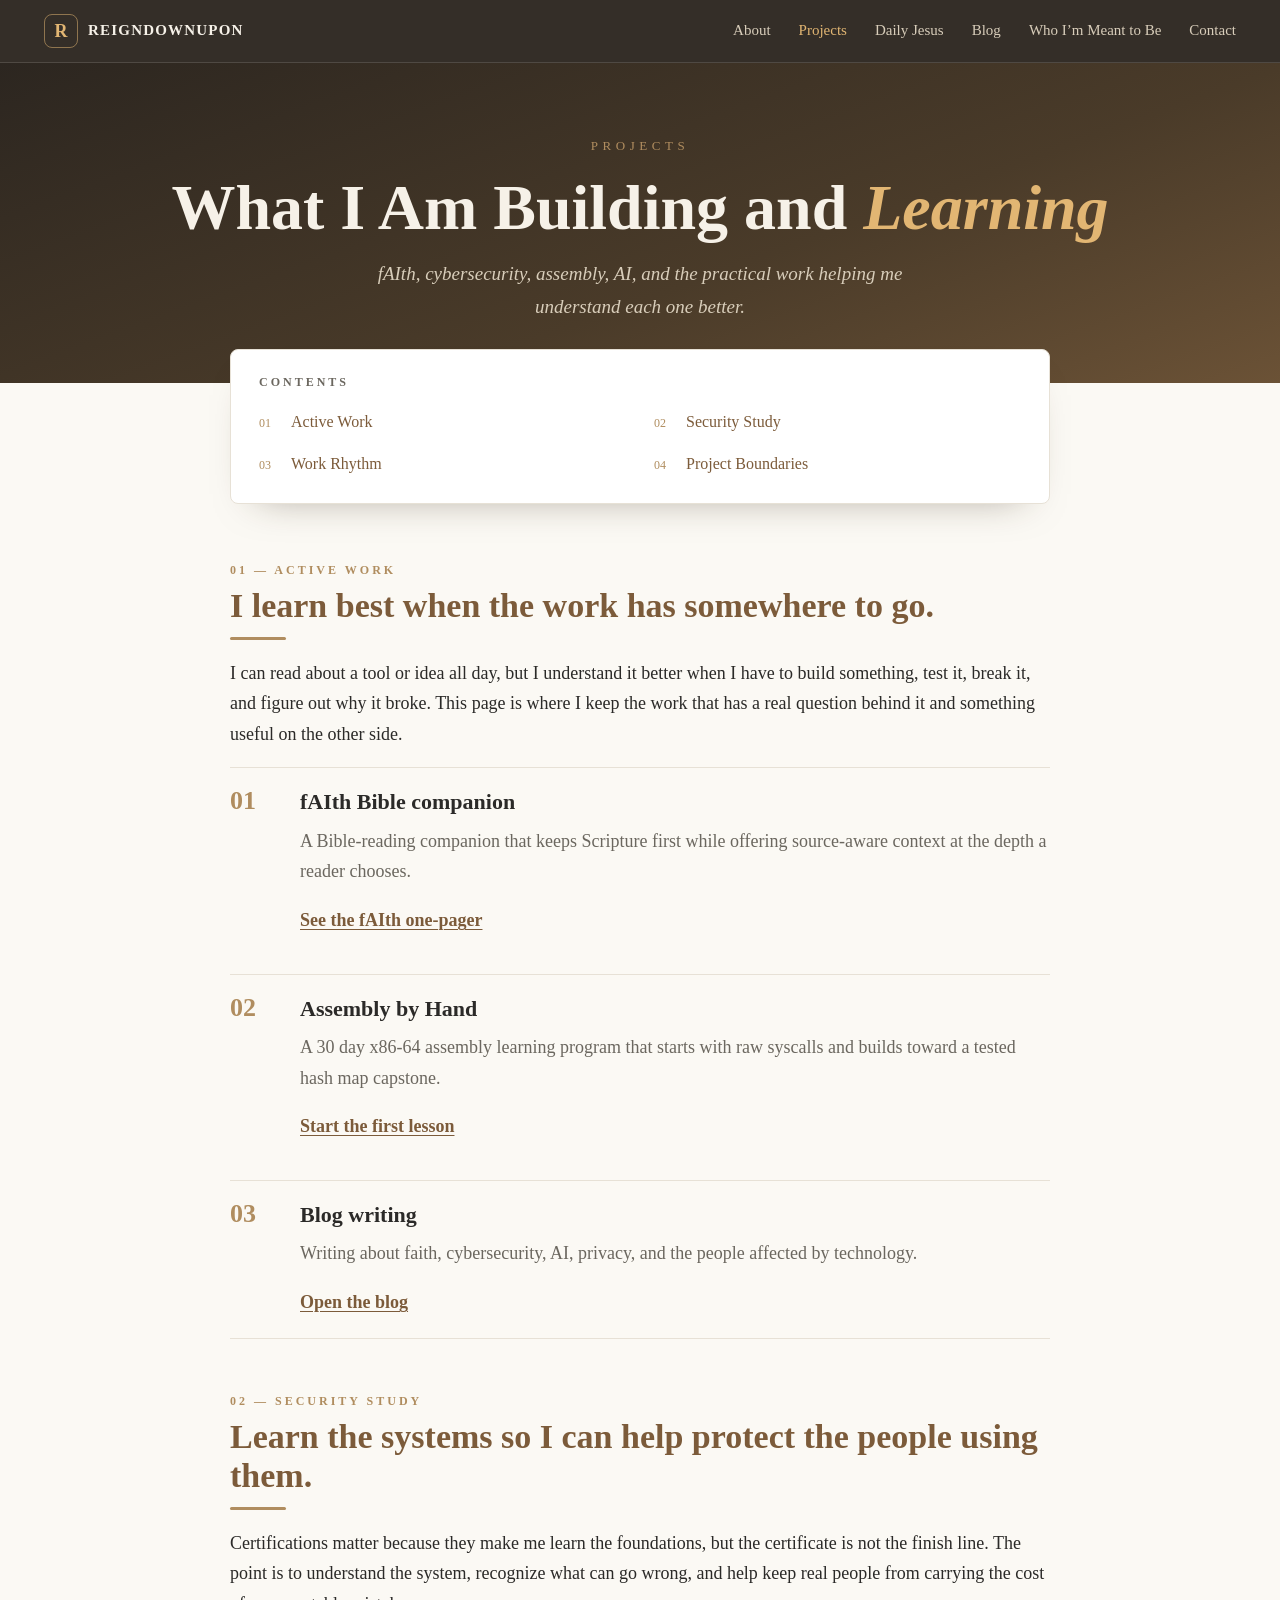
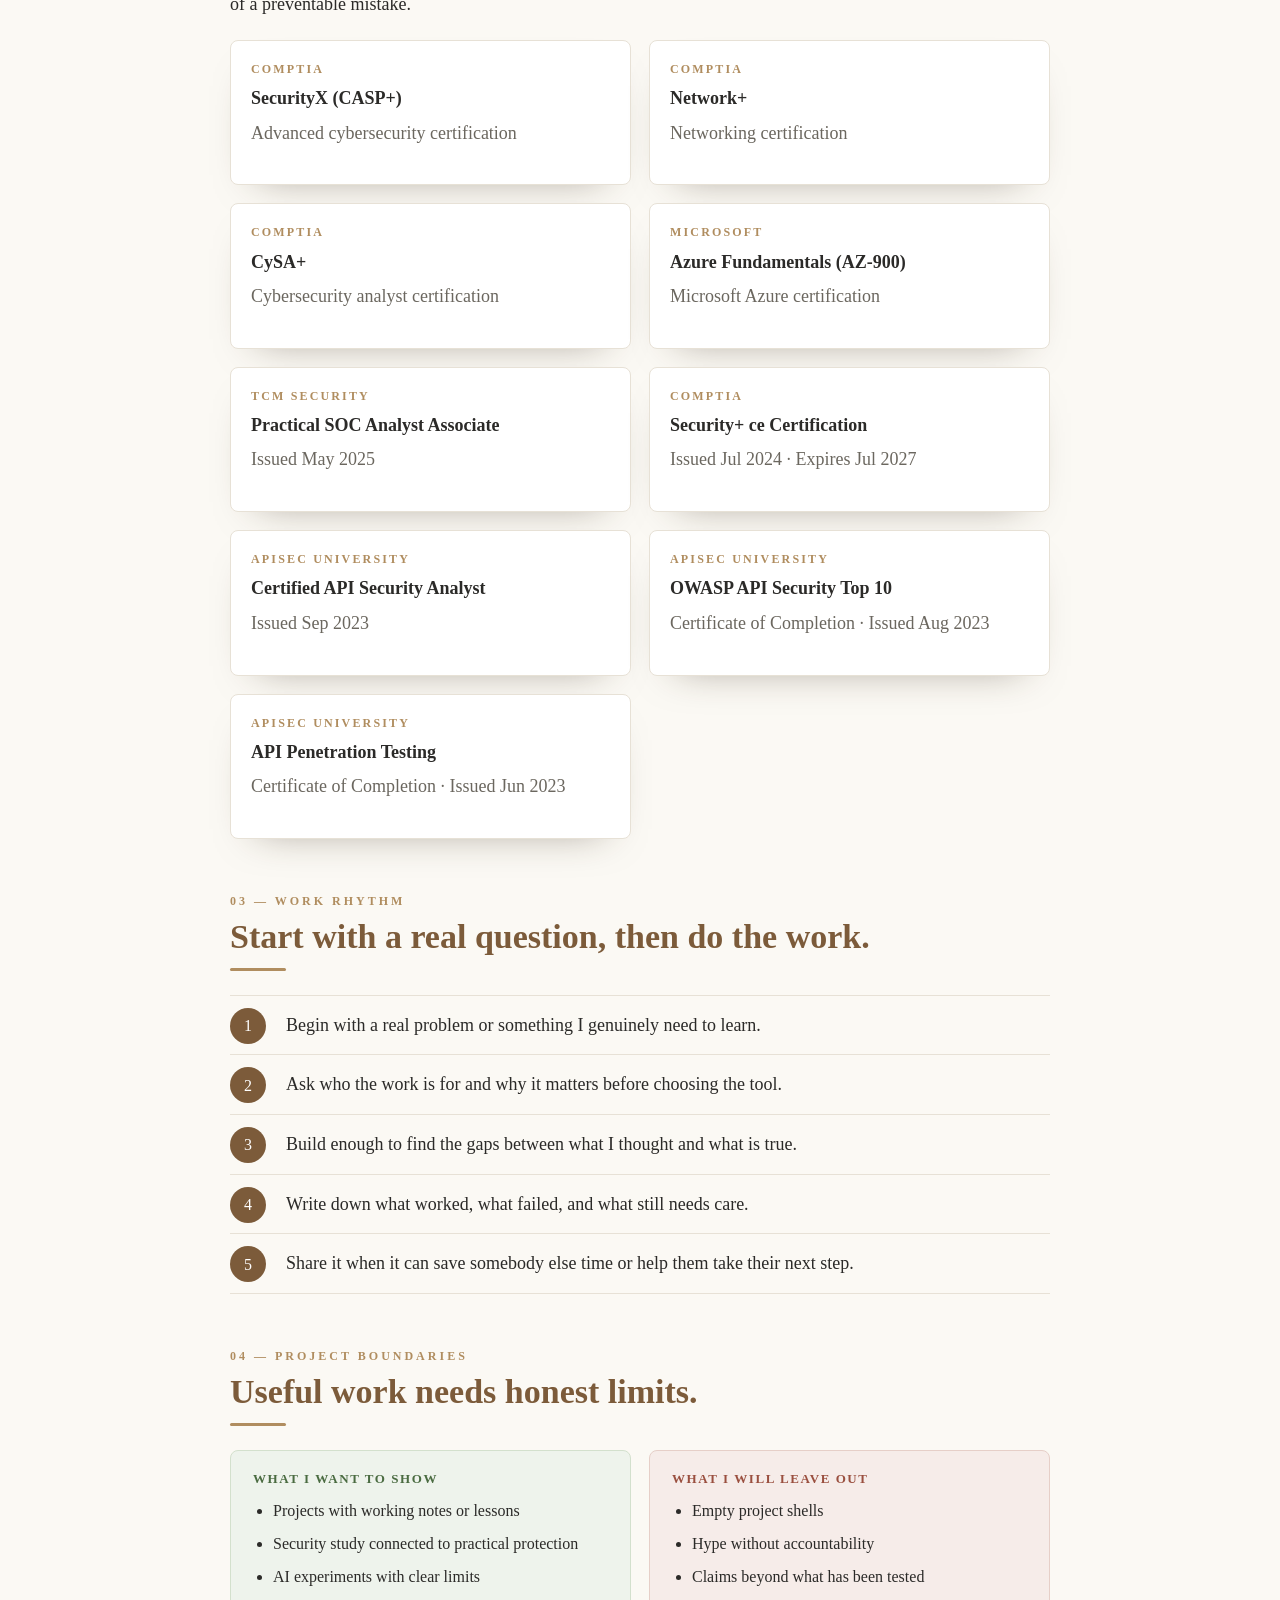
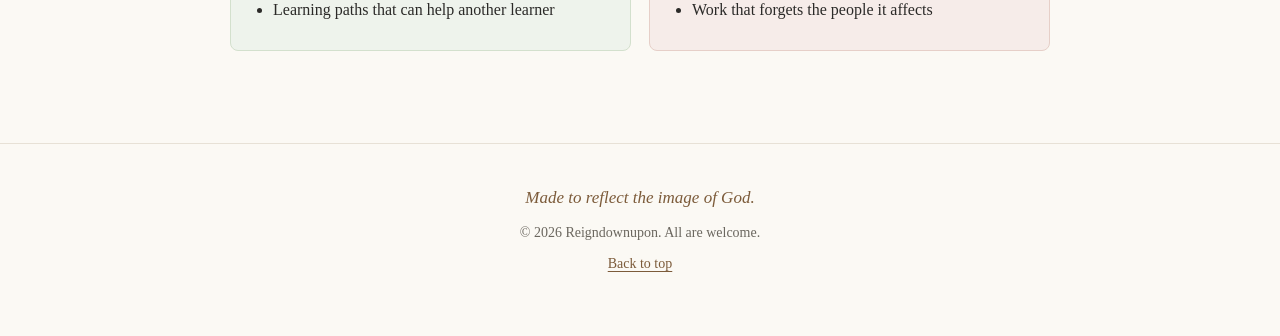
<file: projects/index.html>
<!doctype html>
<html lang="en">
  <head>
    <meta charset="utf-8">
    <meta name="viewport" content="width=device-width, initial-scale=1">
    <meta
      name="description"
      content="fAIth, cybersecurity study, AI experiments, certifications, and practical builds from Reigndownupon."
    >
    <title>Projects | Reigndownupon</title>
    <link rel="stylesheet" href="/styles.css?v=20260726">
    <link rel="icon" href="/favicon.svg?v=1" type="image/svg+xml">
  </head>
  <body>
    <header class="site-header">
      <a class="brand" href="/" aria-label="Reigndownupon home">
        <span class="brand-mark">R</span>
        <span>Reigndownupon</span>
      </a>

      <nav class="nav-links" aria-label="Main navigation">
        <a href="/about/">About</a>
        <a href="/projects/" aria-current="page">Projects</a>
        <a href="/dailyjesus/">Daily Jesus</a>
        <a href="/blog/">Blog</a>
        <a href="/who-im-meant-to-be/">Who I’m Meant to Be</a>
        <a href="/contact/">Contact</a>
      </nav>
    </header>

    <section class="hero" id="top">
      <div class="mark">Projects</div>
      <h1>What I Am Building and <span class="warm">Learning</span></h1>
      <p class="tag">fAIth, cybersecurity, assembly, AI, and the practical work helping me understand each one better.</p>
    </section>

    <nav class="toc" aria-label="Projects page contents">
      <h2>Contents</h2>
      <ol>
        <li><a href="#active"><span class="n">01</span> Active Work</a></li>
        <li><a href="#security"><span class="n">02</span> Security Study</a></li>
        <li><a href="#rhythm"><span class="n">03</span> Work Rhythm</a></li>
        <li><a href="#boundaries"><span class="n">04</span> Project Boundaries</a></li>
      </ol>
    </nav>

    <main class="wrap">
      <section id="active">
        <div class="kicker">01 &mdash; Active work</div>
        <h2>I learn best when the work has somewhere to go.</h2>
        <p>
          I can read about a tool or idea all day, but I understand it better when I have to build something, test it,
          break it, and figure out why it broke. This page is where I keep the work that has a real question behind it
          and something useful on the other side.
        </p>

        <div class="work-list">
          <article>
            <span>01</span>
            <div>
              <h3>fAIth Bible companion</h3>
              <p>
                A Bible-reading companion that keeps Scripture first while offering source-aware context at the depth
                a reader chooses.
              </p>
              <a href="/projects/faith/">See the fAIth one-pager</a>
            </div>
          </article>
          <article>
            <span>02</span>
            <div>
              <h3>Assembly by Hand</h3>
              <p>A 30 day x86-64 assembly learning program that starts with raw syscalls and builds toward a tested hash map capstone.</p>
              <a href="/assembly-by-hand.html">Start the first lesson</a>
            </div>
          </article>
          <article>
            <span>03</span>
            <div>
              <h3>Blog writing</h3>
              <p>Writing about faith, cybersecurity, AI, privacy, and the people affected by technology.</p>
              <a href="/blog/">Open the blog</a>
            </div>
          </article>
        </div>
      </section>

      <section id="security">
        <div class="kicker">02 &mdash; Security study</div>
        <h2>Learn the systems so I can help protect the people using them.</h2>
        <p>
          Certifications matter because they make me learn the foundations, but the certificate is not the finish line.
          The point is to understand the system, recognize what can go wrong, and help keep real people from carrying
          the cost of a preventable mistake.
        </p>

        <div class="credential-grid">
          <article>
            <span>CompTIA</span>
            <h4>SecurityX (CASP+)</h4>
            <p>Advanced cybersecurity certification</p>
          </article>

          <article>
            <span>CompTIA</span>
            <h4>Network+</h4>
            <p>Networking certification</p>
          </article>

          <article>
            <span>CompTIA</span>
            <h4>CySA+</h4>
            <p>Cybersecurity analyst certification</p>
          </article>

          <article>
            <span>Microsoft</span>
            <h4>Azure Fundamentals (AZ-900)</h4>
            <p>Microsoft Azure certification</p>
          </article>

          <article>
            <span>TCM Security</span>
            <h4>Practical SOC Analyst Associate</h4>
            <p>Issued May 2025</p>
          </article>

          <article>
            <span>CompTIA</span>
            <h4>Security+ ce Certification</h4>
            <p>Issued Jul 2024 &middot; Expires Jul 2027</p>
          </article>

          <article>
            <span>APIsec University</span>
            <h4>Certified API Security Analyst</h4>
            <p>Issued Sep 2023</p>
          </article>

          <article>
            <span>APIsec University</span>
            <h4>OWASP API Security Top 10</h4>
            <p>Certificate of Completion &middot; Issued Aug 2023</p>
          </article>

          <article>
            <span>APIsec University</span>
            <h4>API Penetration Testing</h4>
            <p>Certificate of Completion &middot; Issued Jun 2023</p>
          </article>
        </div>
      </section>

      <section id="rhythm">
        <div class="kicker">03 &mdash; Work rhythm</div>
        <h2>Start with a real question, then do the work.</h2>
        <ol class="steps">
          <li>Begin with a real problem or something I genuinely need to learn.</li>
          <li>Ask who the work is for and why it matters before choosing the tool.</li>
          <li>Build enough to find the gaps between what I thought and what is true.</li>
          <li>Write down what worked, what failed, and what still needs care.</li>
          <li>Share it when it can save somebody else time or help them take their next step.</li>
        </ol>
      </section>

      <section id="boundaries">
        <div class="kicker">04 &mdash; Project boundaries</div>
        <h2>Useful work needs honest limits.</h2>
        <div class="boundary">
          <div class="card is">
            <h4>What I want to show</h4>
            <ul>
              <li>Projects with working notes or lessons</li>
              <li>Security study connected to practical protection</li>
              <li>AI experiments with clear limits</li>
              <li>Learning paths that can help another learner</li>
            </ul>
          </div>
          <div class="card isnt">
            <h4>What I will leave out</h4>
            <ul>
              <li>Empty project shells</li>
              <li>Hype without accountability</li>
              <li>Claims beyond what has been tested</li>
              <li>Work that forgets the people it affects</li>
            </ul>
          </div>
        </div>
      </section>
    </main>

    <footer class="site-footer">
      <p class="verse">Made to reflect the image of God.</p>
      <p>&copy; <span id="year"></span> Reigndownupon. All are welcome.</p>
      <a href="#top">Back to top</a>
    </footer>

    <script src="/script.js"></script>
  </body>
</html>
</file>
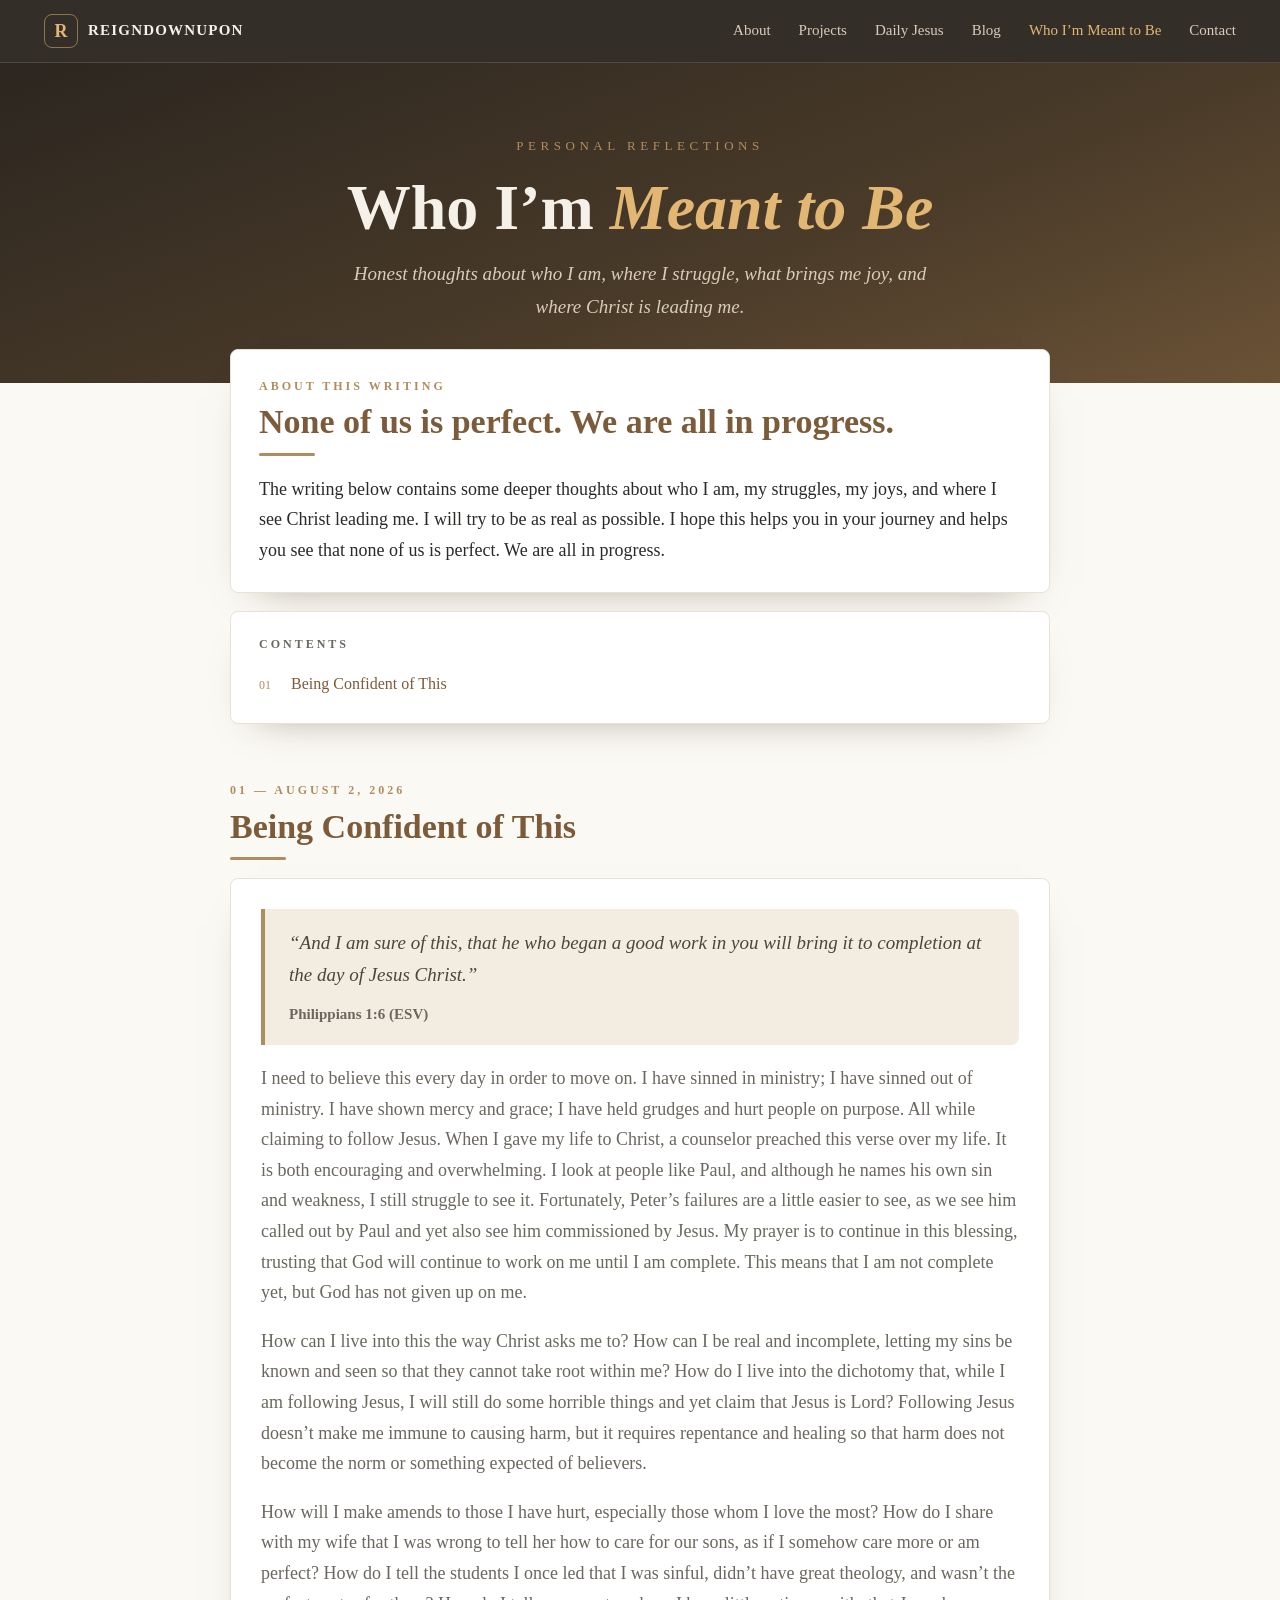
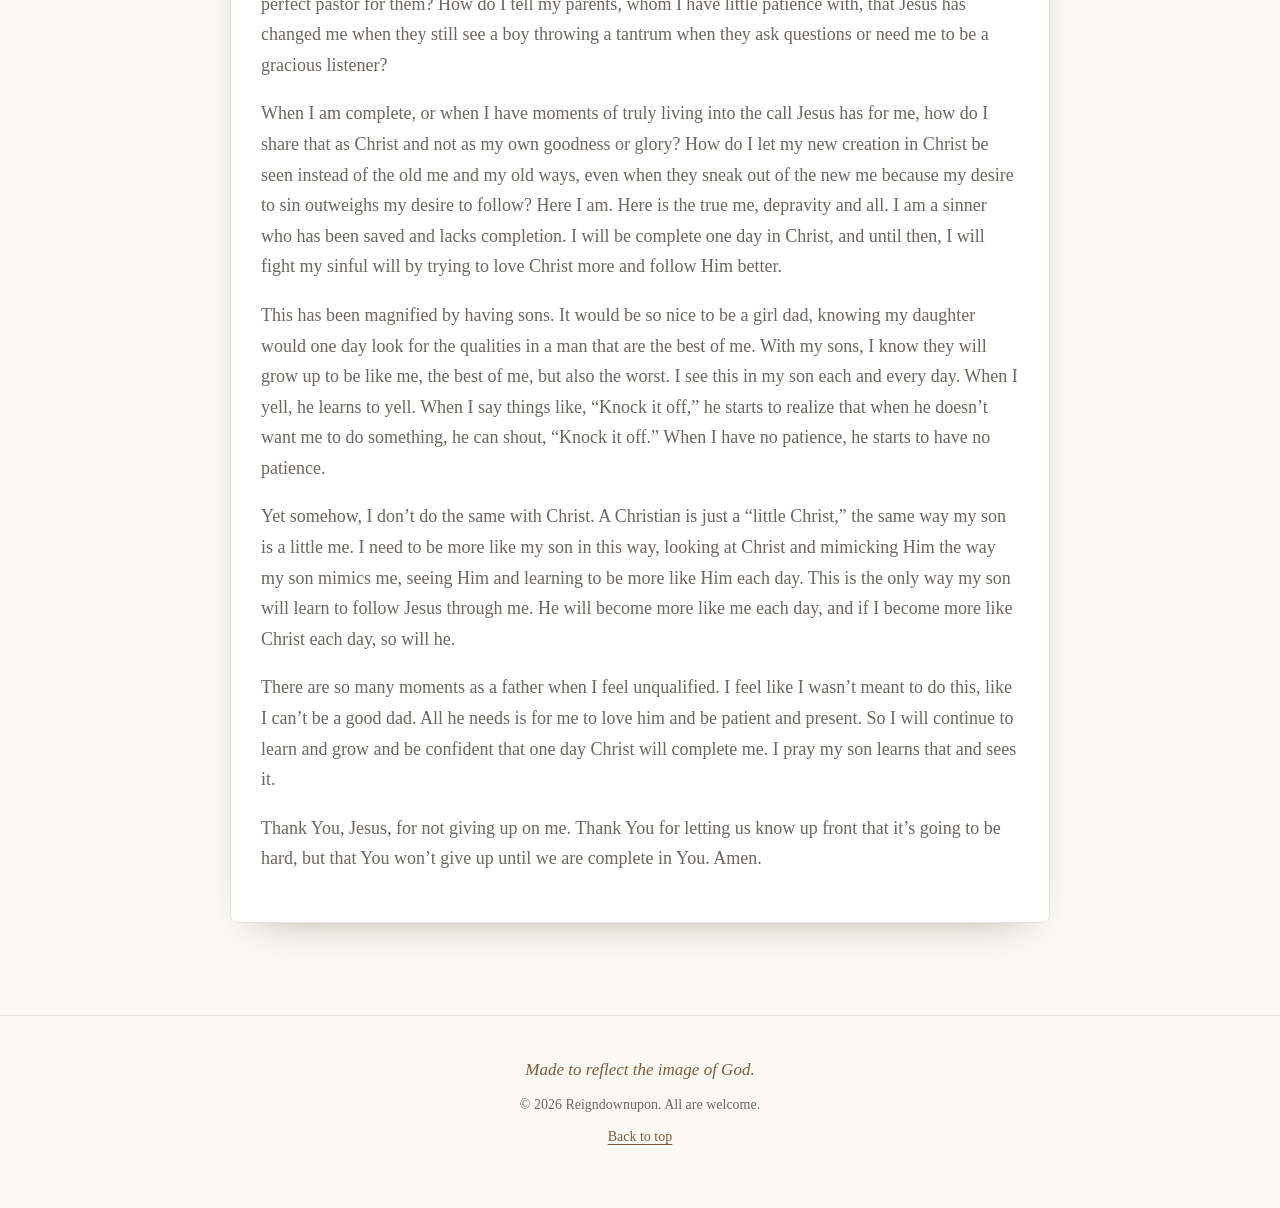
<file: who-im-meant-to-be/index.html>
<!doctype html>
<html lang="en">
  <head>
    <meta charset="utf-8">
    <meta name="viewport" content="width=device-width, initial-scale=1">
    <meta
      name="description"
      content="Who I’m Meant to Be is Travis Lodes’s honest writing about his struggles, joys, growth, and where he sees Christ leading him."
    >
    <title>Who I’m Meant to Be | Reigndownupon</title>
    <link rel="stylesheet" href="/styles.css?v=20260802">
    <link rel="icon" href="/favicon.svg?v=1" type="image/svg+xml">
  </head>
  <body>
    <header class="site-header">
      <a class="brand" href="/" aria-label="Reigndownupon home">
        <span class="brand-mark">R</span>
        <span>Reigndownupon</span>
      </a>

      <nav class="nav-links" aria-label="Main navigation">
        <a href="/about/">About</a>
        <a href="/projects/">Projects</a>
        <a href="/dailyjesus/">Daily Jesus</a>
        <a href="/blog/">Blog</a>
        <a href="/who-im-meant-to-be/" aria-current="page">Who I’m Meant to Be</a>
        <a href="/contact/">Contact</a>
      </nav>
    </header>

    <section class="hero" id="top">
      <div class="mark">Personal Reflections</div>
      <h1>Who I’m <span class="warm">Meant to Be</span></h1>
      <p class="tag">Honest thoughts about who I am, where I struggle, what brings me joy, and where Christ is leading me.</p>
    </section>

    <section class="daily-about-intro" id="about">
      <div class="kicker">About this writing</div>
      <h2>None of us is perfect. We are all in progress.</h2>
      <p>
        The writing below contains some deeper thoughts about who I am, my struggles, my joys, and where I see Christ
        leading me. I will try to be as real as possible. I hope this helps you in your journey and helps you see that
        none of us is perfect. We are all in progress.
      </p>
    </section>

    <nav class="toc" aria-label="Who I’m Meant to Be contents">
      <h2>Contents</h2>
      <ol>
        <li><a href="#being-confident-of-this"><span class="n">01</span> Being Confident of This</a></li>
      </ol>
    </nav>

    <main class="wrap">
      <section id="being-confident-of-this">
        <div class="kicker">01 &mdash; August 2, 2026</div>
        <h2>Being Confident of This</h2>
        <article class="blog-post">
          <blockquote>
            “And I am sure of this, that he who began a good work in you will bring it to completion at the day of
            Jesus Christ.”
            <cite>Philippians 1:6 (ESV)</cite>
          </blockquote>

          <p>
            I need to believe this every day in order to move on. I have sinned in ministry; I have sinned out of
            ministry. I have shown mercy and grace; I have held grudges and hurt people on purpose. All while claiming
            to follow Jesus. When I gave my life to Christ, a counselor preached this verse over my life. It is both
            encouraging and overwhelming. I look at people like Paul, and although he names his own sin and weakness,
            I still struggle to see it. Fortunately, Peter’s failures are a little easier to see, as we see him called
            out by Paul and yet also see him commissioned by Jesus. My prayer is to continue in this blessing,
            trusting that God will continue to work on me until I am complete. This means that I am not complete yet,
            but God has not given up on me.
          </p>

          <p>
            How can I live into this the way Christ asks me to? How can I be real and incomplete, letting my sins be
            known and seen so that they cannot take root within me? How do I live into the dichotomy that, while I am
            following Jesus, I will still do some horrible things and yet claim that Jesus is Lord? Following Jesus
            doesn’t make me immune to causing harm, but it requires repentance and healing so that harm does not
            become the norm or something expected of believers.
          </p>

          <p>
            How will I make amends to those I have hurt, especially those whom I love the most? How do I share with my
            wife that I was wrong to tell her how to care for our sons, as if I somehow care more or am perfect? How do
            I tell the students I once led that I was sinful, didn’t have great theology, and wasn’t the perfect pastor
            for them? How do I tell my parents, whom I have little patience with, that Jesus has changed me when they
            still see a boy throwing a tantrum when they ask questions or need me to be a gracious listener?
          </p>

          <p>
            When I am complete, or when I have moments of truly living into the call Jesus has for me, how do I share
            that as Christ and not as my own goodness or glory? How do I let my new creation in Christ be seen instead
            of the old me and my old ways, even when they sneak out of the new me because my desire to sin outweighs
            my desire to follow? Here I am. Here is the true me, depravity and all. I am a sinner who has been saved
            and lacks completion. I will be complete one day in Christ, and until then, I will fight my sinful will by
            trying to love Christ more and follow Him better.
          </p>

          <p>
            This has been magnified by having sons. It would be so nice to be a girl dad, knowing my daughter would one
            day look for the qualities in a man that are the best of me. With my sons, I know they will grow up to be
            like me, the best of me, but also the worst. I see this in my son each and every day. When I yell, he learns
            to yell. When I say things like, “Knock it off,” he starts to realize that when he doesn’t want me to do
            something, he can shout, “Knock it off.” When I have no patience, he starts to have no patience.
          </p>

          <p>
            Yet somehow, I don’t do the same with Christ. A Christian is just a “little Christ,” the same way my son
            is a little me. I need to be more like my son in this way, looking at Christ and mimicking Him the way my
            son mimics me, seeing Him and learning to be more like Him each day. This is the only way my son will learn
            to follow Jesus through me. He will become more like me each day, and if I become more like Christ each
            day, so will he.
          </p>

          <p>
            There are so many moments as a father when I feel unqualified. I feel like I wasn’t meant to do this, like
            I can’t be a good dad. All he needs is for me to love him and be patient and present. So I will continue to
            learn and grow and be confident that one day Christ will complete me. I pray my son learns that and sees
            it.
          </p>

          <p>
            Thank You, Jesus, for not giving up on me. Thank You for letting us know up front that it’s going to be
            hard, but that You won’t give up until we are complete in You. Amen.
          </p>
        </article>
      </section>
    </main>

    <footer class="site-footer">
      <p class="verse">Made to reflect the image of God.</p>
      <p>&copy; <span id="year"></span> Reigndownupon. All are welcome.</p>
      <a href="#top">Back to top</a>
    </footer>

    <script src="/script.js"></script>
  </body>
</html>
</file>
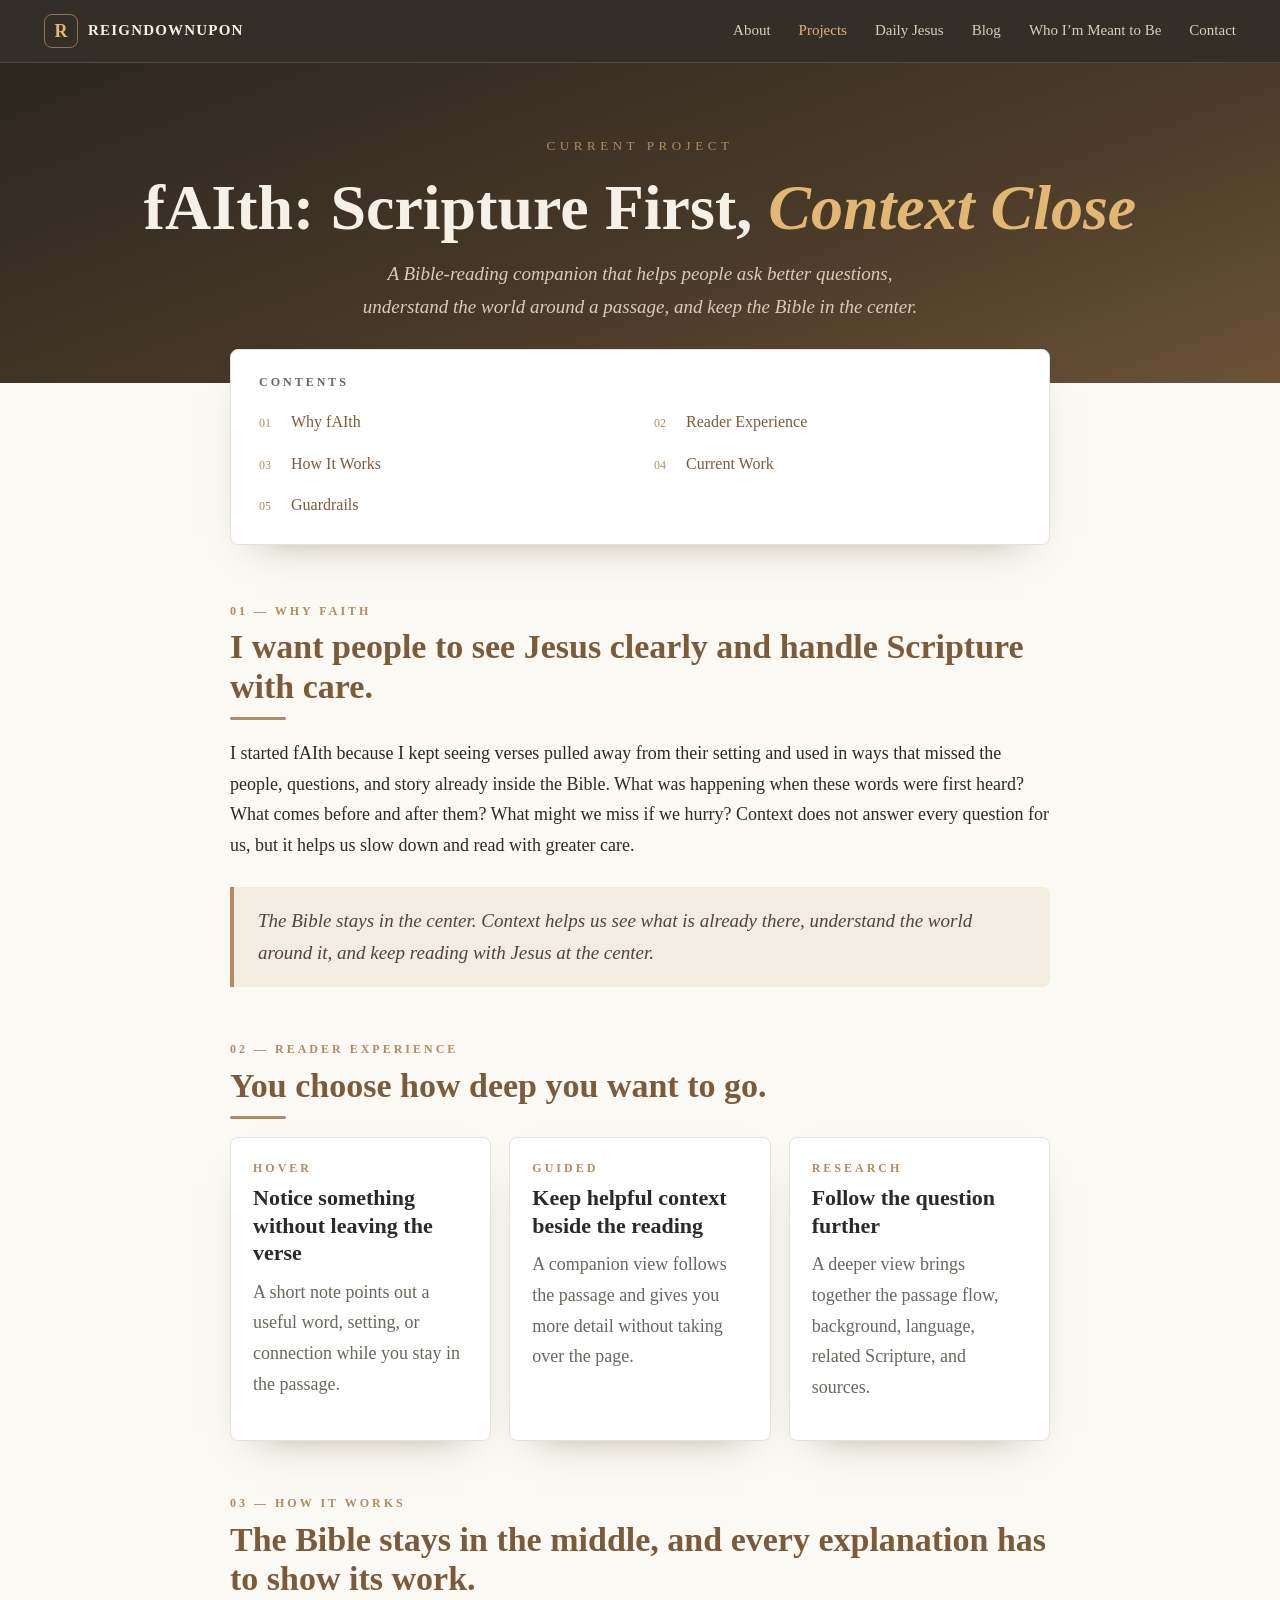
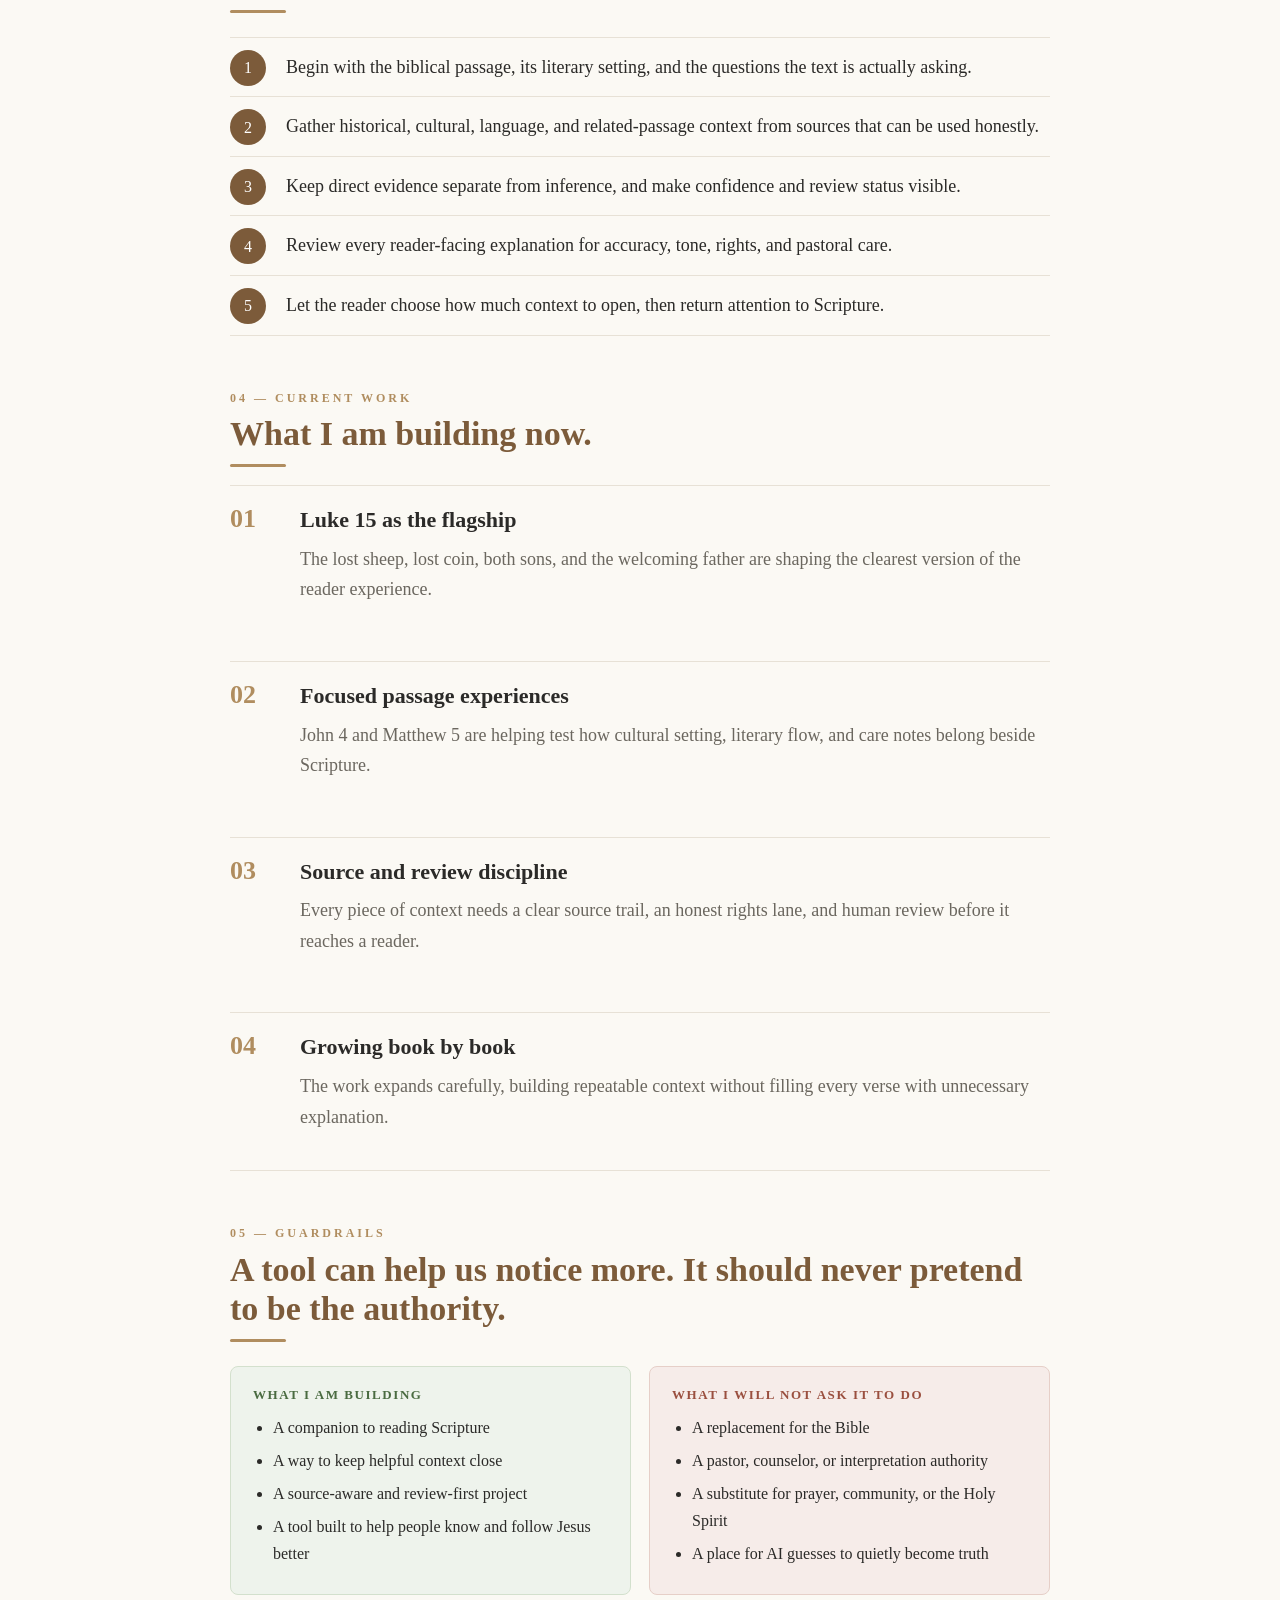
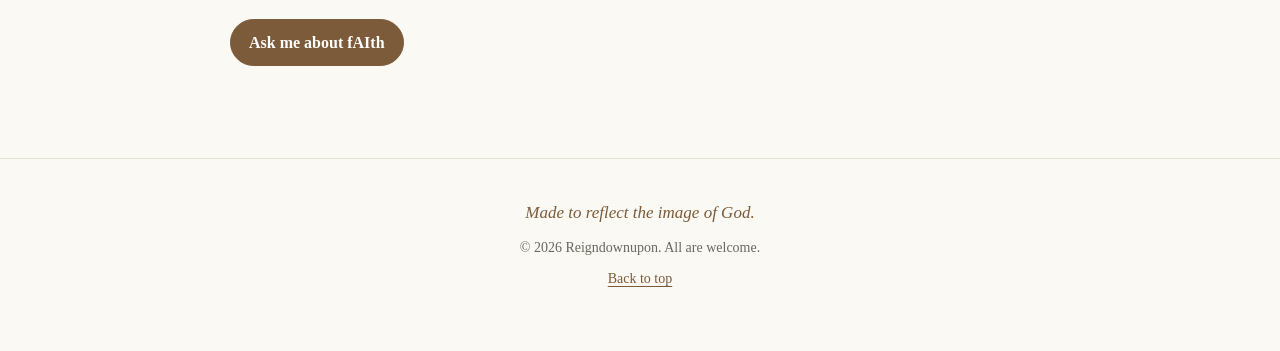
<file: projects/faith/index.html>
<!doctype html>
<html lang="en">
  <head>
    <meta charset="utf-8">
    <meta name="viewport" content="width=device-width, initial-scale=1">
    <meta
      name="description"
      content="A one-page introduction to fAIth, a Bible-reading companion built to keep Scripture first and context close."
    >
    <title>fAIth Bible Companion | Reigndownupon</title>
    <link rel="stylesheet" href="/styles.css?v=20260726">
    <link rel="icon" href="/favicon.svg?v=1" type="image/svg+xml">
  </head>
  <body>
    <header class="site-header">
      <a class="brand" href="/" aria-label="Reigndownupon home">
        <span class="brand-mark">R</span>
        <span>Reigndownupon</span>
      </a>

      <nav class="nav-links" aria-label="Main navigation">
        <a href="/about/">About</a>
        <a href="/projects/" aria-current="page">Projects</a>
        <a href="/dailyjesus/">Daily Jesus</a>
        <a href="/blog/">Blog</a>
        <a href="/who-im-meant-to-be/">Who I’m Meant to Be</a>
        <a href="/contact/">Contact</a>
      </nav>
    </header>

    <section class="hero" id="top">
      <div class="mark">Current project</div>
      <h1>fAIth: Scripture First, <span class="warm">Context Close</span></h1>
      <p class="tag">
        A Bible-reading companion that helps people ask better questions, understand the world around a passage,
        and keep the Bible in the center.
      </p>
    </section>

    <nav class="toc" aria-label="fAIth one-pager contents">
      <h2>Contents</h2>
      <ol>
        <li><a href="#why"><span class="n">01</span> Why fAIth</a></li>
        <li><a href="#reader"><span class="n">02</span> Reader Experience</a></li>
        <li><a href="#work"><span class="n">03</span> How It Works</a></li>
        <li><a href="#now"><span class="n">04</span> Current Work</a></li>
        <li><a href="#guardrails"><span class="n">05</span> Guardrails</a></li>
      </ol>
    </nav>

    <main class="wrap">
      <section id="why">
        <div class="kicker">01 &mdash; Why fAIth</div>
        <h2>I want people to see Jesus clearly and handle Scripture with care.</h2>
        <p>
          I started fAIth because I kept seeing verses pulled away from their setting and used in ways that missed the
          people, questions, and story already inside the Bible. What was happening when these words were first heard?
          What comes before and after them? What might we miss if we hurry? Context does not answer every question for
          us, but it helps us slow down and read with greater care.
        </p>
        <div class="pull">
          The Bible stays in the center. Context helps us see what is already there, understand the world around it,
          and keep reading with Jesus at the center.
        </div>
      </section>

      <section id="reader">
        <div class="kicker">02 &mdash; Reader experience</div>
        <h2>You choose how deep you want to go.</h2>
        <div class="path-grid">
          <article class="path-card">
            <div class="card-kicker">Hover</div>
            <h3>Notice something without leaving the verse</h3>
            <p>A short note points out a useful word, setting, or connection while you stay in the passage.</p>
          </article>
          <article class="path-card">
            <div class="card-kicker">Guided</div>
            <h3>Keep helpful context beside the reading</h3>
            <p>A companion view follows the passage and gives you more detail without taking over the page.</p>
          </article>
          <article class="path-card">
            <div class="card-kicker">Research</div>
            <h3>Follow the question further</h3>
            <p>A deeper view brings together the passage flow, background, language, related Scripture, and sources.</p>
          </article>
        </div>
      </section>

      <section id="work">
        <div class="kicker">03 &mdash; How it works</div>
        <h2>The Bible stays in the middle, and every explanation has to show its work.</h2>
        <ol class="steps">
          <li>Begin with the biblical passage, its literary setting, and the questions the text is actually asking.</li>
          <li>Gather historical, cultural, language, and related-passage context from sources that can be used honestly.</li>
          <li>Keep direct evidence separate from inference, and make confidence and review status visible.</li>
          <li>Review every reader-facing explanation for accuracy, tone, rights, and pastoral care.</li>
          <li>Let the reader choose how much context to open, then return attention to Scripture.</li>
        </ol>
      </section>

      <section id="now">
        <div class="kicker">04 &mdash; Current work</div>
        <h2>What I am building now.</h2>
        <div class="work-list">
          <article>
            <span>01</span>
            <div>
              <h3>Luke 15 as the flagship</h3>
              <p>The lost sheep, lost coin, both sons, and the welcoming father are shaping the clearest version of the reader experience.</p>
            </div>
          </article>
          <article>
            <span>02</span>
            <div>
              <h3>Focused passage experiences</h3>
              <p>John 4 and Matthew 5 are helping test how cultural setting, literary flow, and care notes belong beside Scripture.</p>
            </div>
          </article>
          <article>
            <span>03</span>
            <div>
              <h3>Source and review discipline</h3>
              <p>Every piece of context needs a clear source trail, an honest rights lane, and human review before it reaches a reader.</p>
            </div>
          </article>
          <article>
            <span>04</span>
            <div>
              <h3>Growing book by book</h3>
              <p>The work expands carefully, building repeatable context without filling every verse with unnecessary explanation.</p>
            </div>
          </article>
        </div>
      </section>

      <section id="guardrails">
        <div class="kicker">05 &mdash; Guardrails</div>
        <h2>A tool can help us notice more. It should never pretend to be the authority.</h2>
        <div class="boundary">
          <div class="card is">
            <h4>What I am building</h4>
            <ul>
              <li>A companion to reading Scripture</li>
              <li>A way to keep helpful context close</li>
              <li>A source-aware and review-first project</li>
              <li>A tool built to help people know and follow Jesus better</li>
            </ul>
          </div>
          <div class="card isnt">
            <h4>What I will not ask it to do</h4>
            <ul>
              <li>A replacement for the Bible</li>
              <li>A pastor, counselor, or interpretation authority</li>
              <li>A substitute for prayer, community, or the Holy Spirit</li>
              <li>A place for AI guesses to quietly become truth</li>
            </ul>
          </div>
        </div>
        <p><a class="button primary" href="/contact/">Ask me about fAIth</a></p>
      </section>
    </main>

    <footer class="site-footer">
      <p class="verse">Made to reflect the image of God.</p>
      <p>&copy; <span id="year"></span> Reigndownupon. All are welcome.</p>
      <a href="#top">Back to top</a>
    </footer>

    <script src="/script.js"></script>
  </body>
</html>
</file>
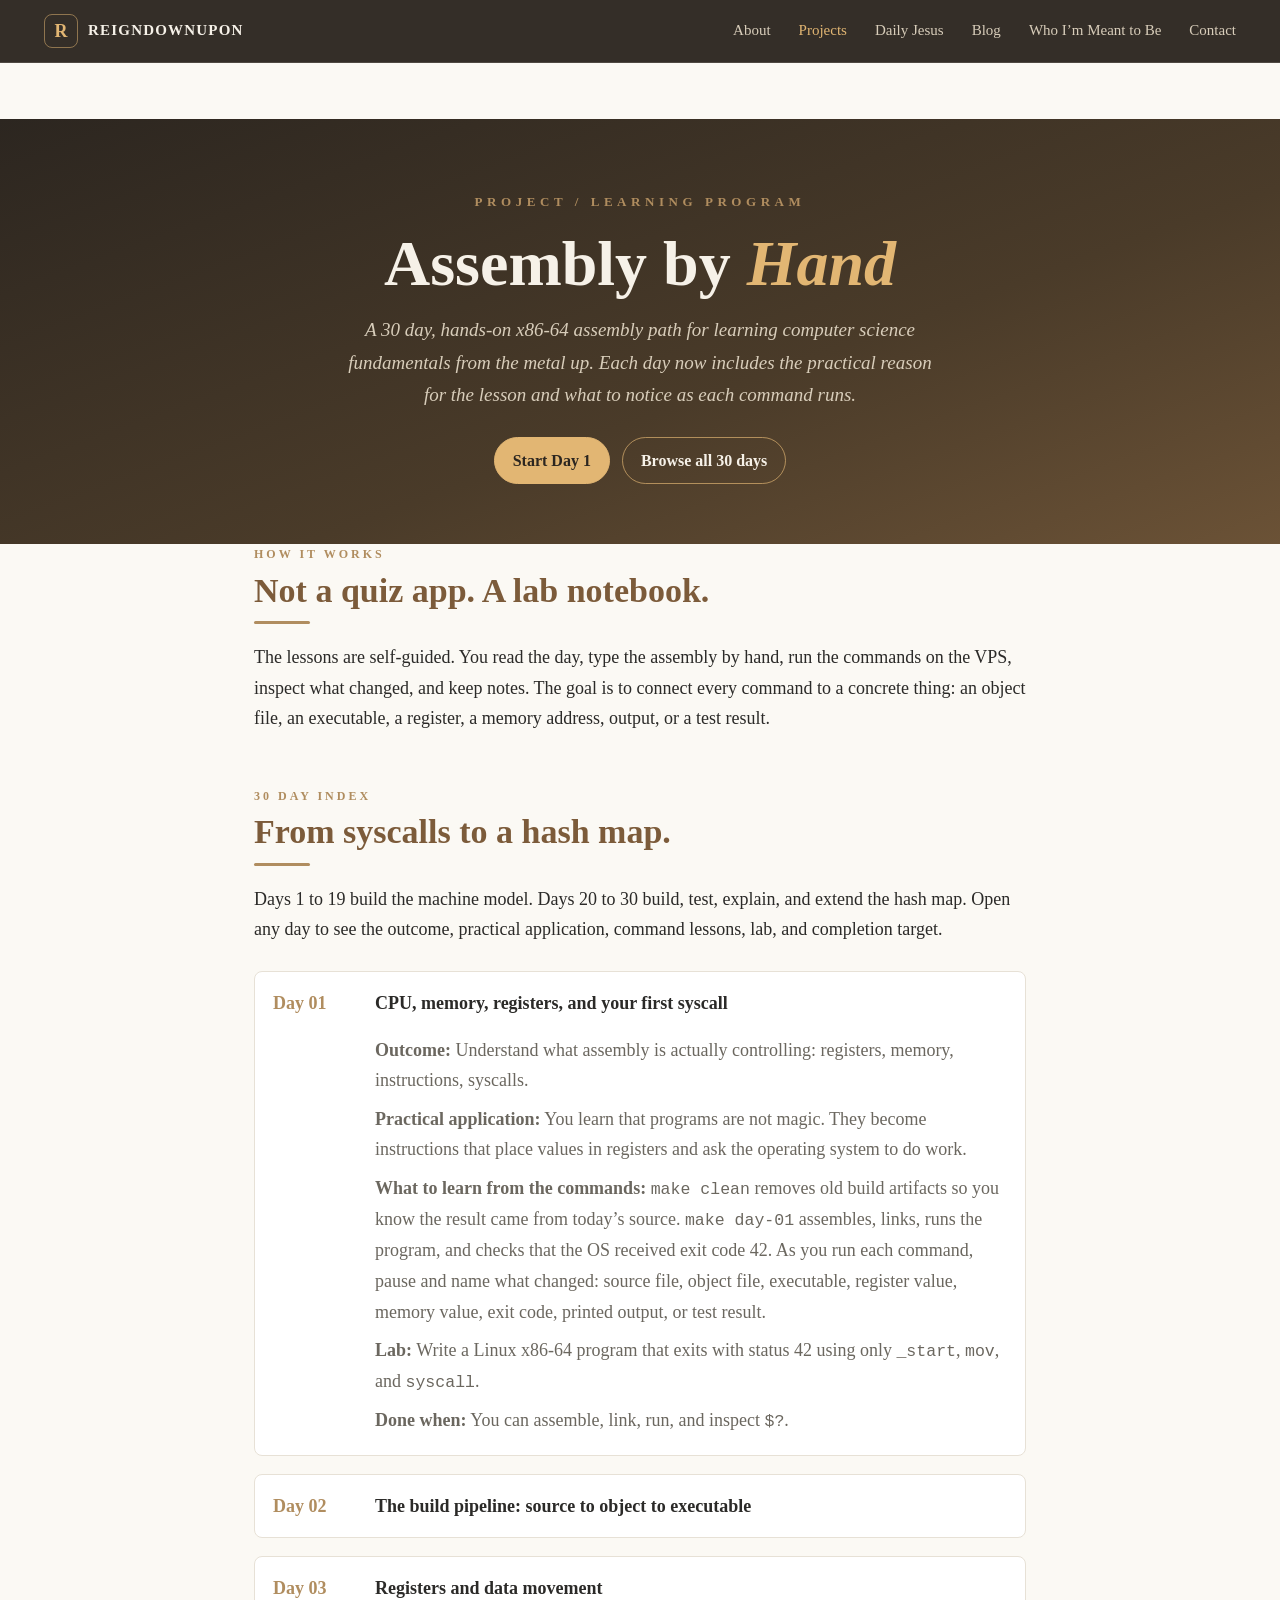
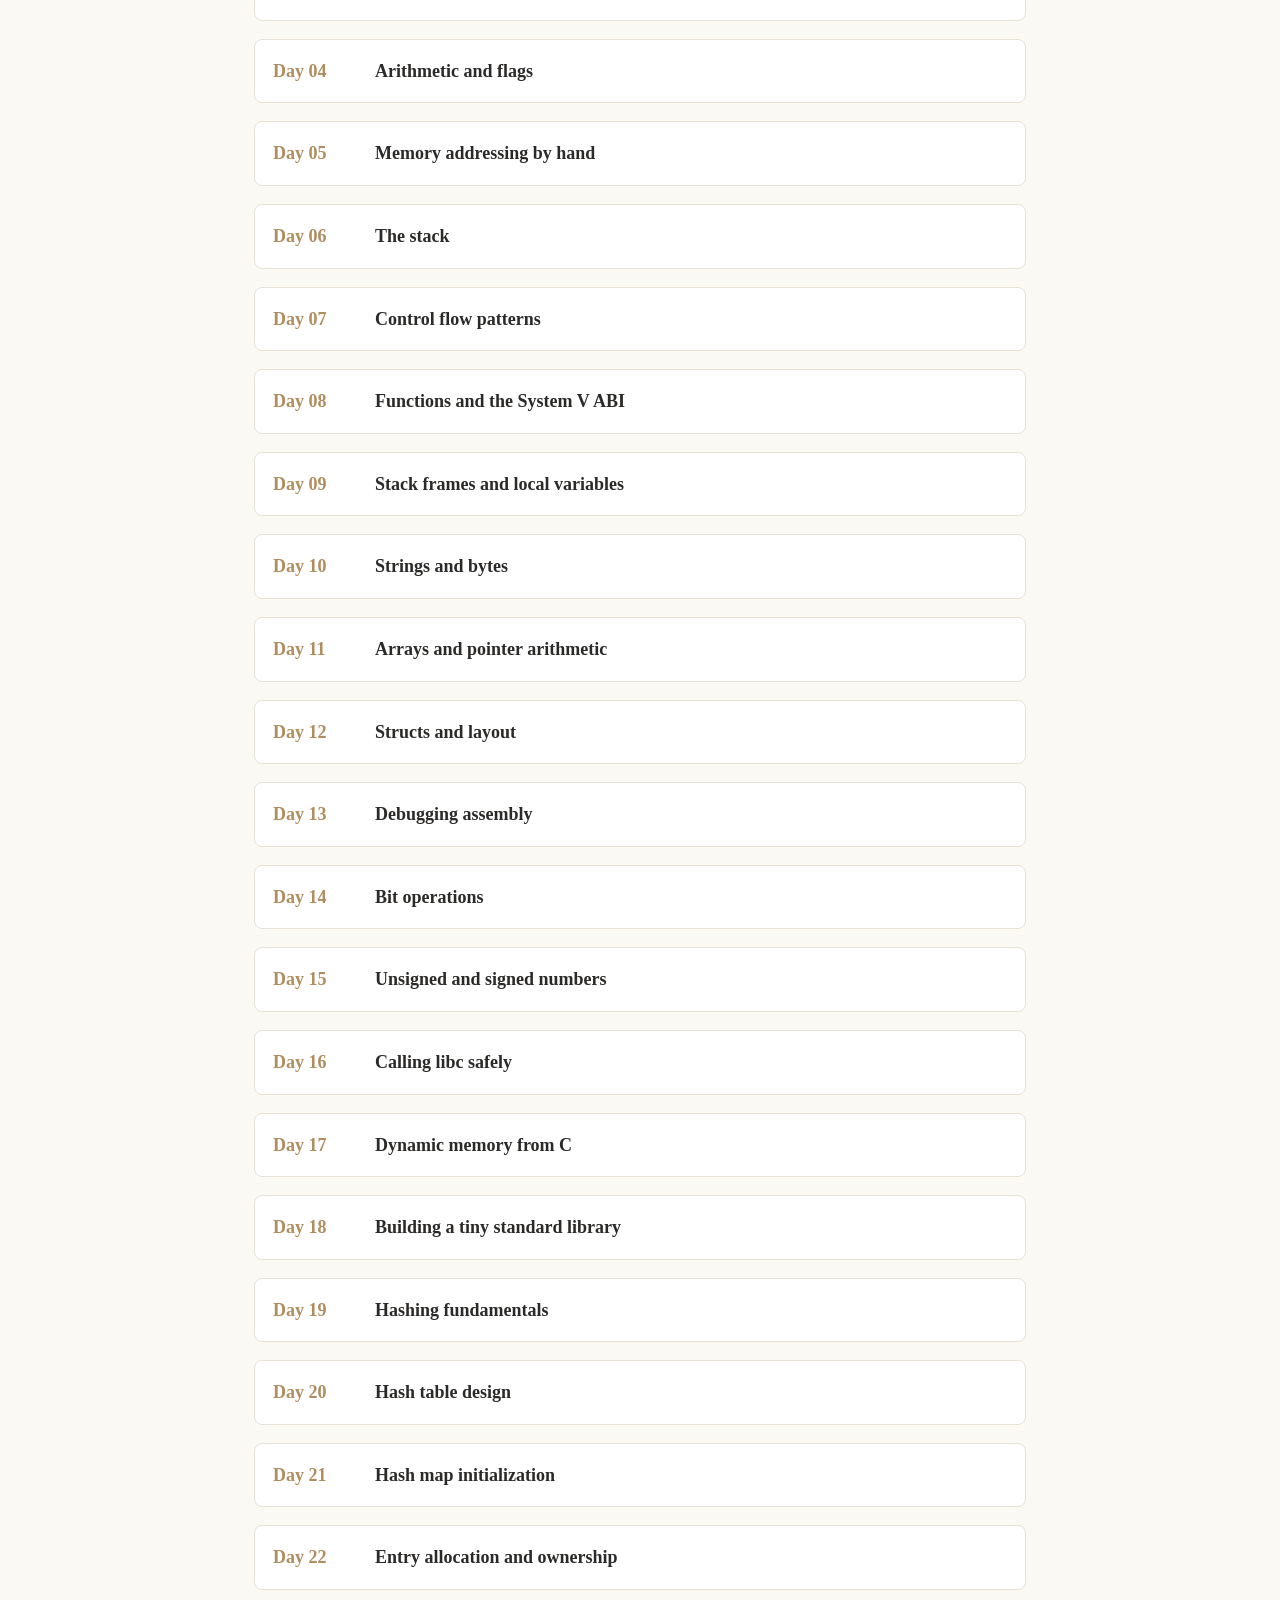
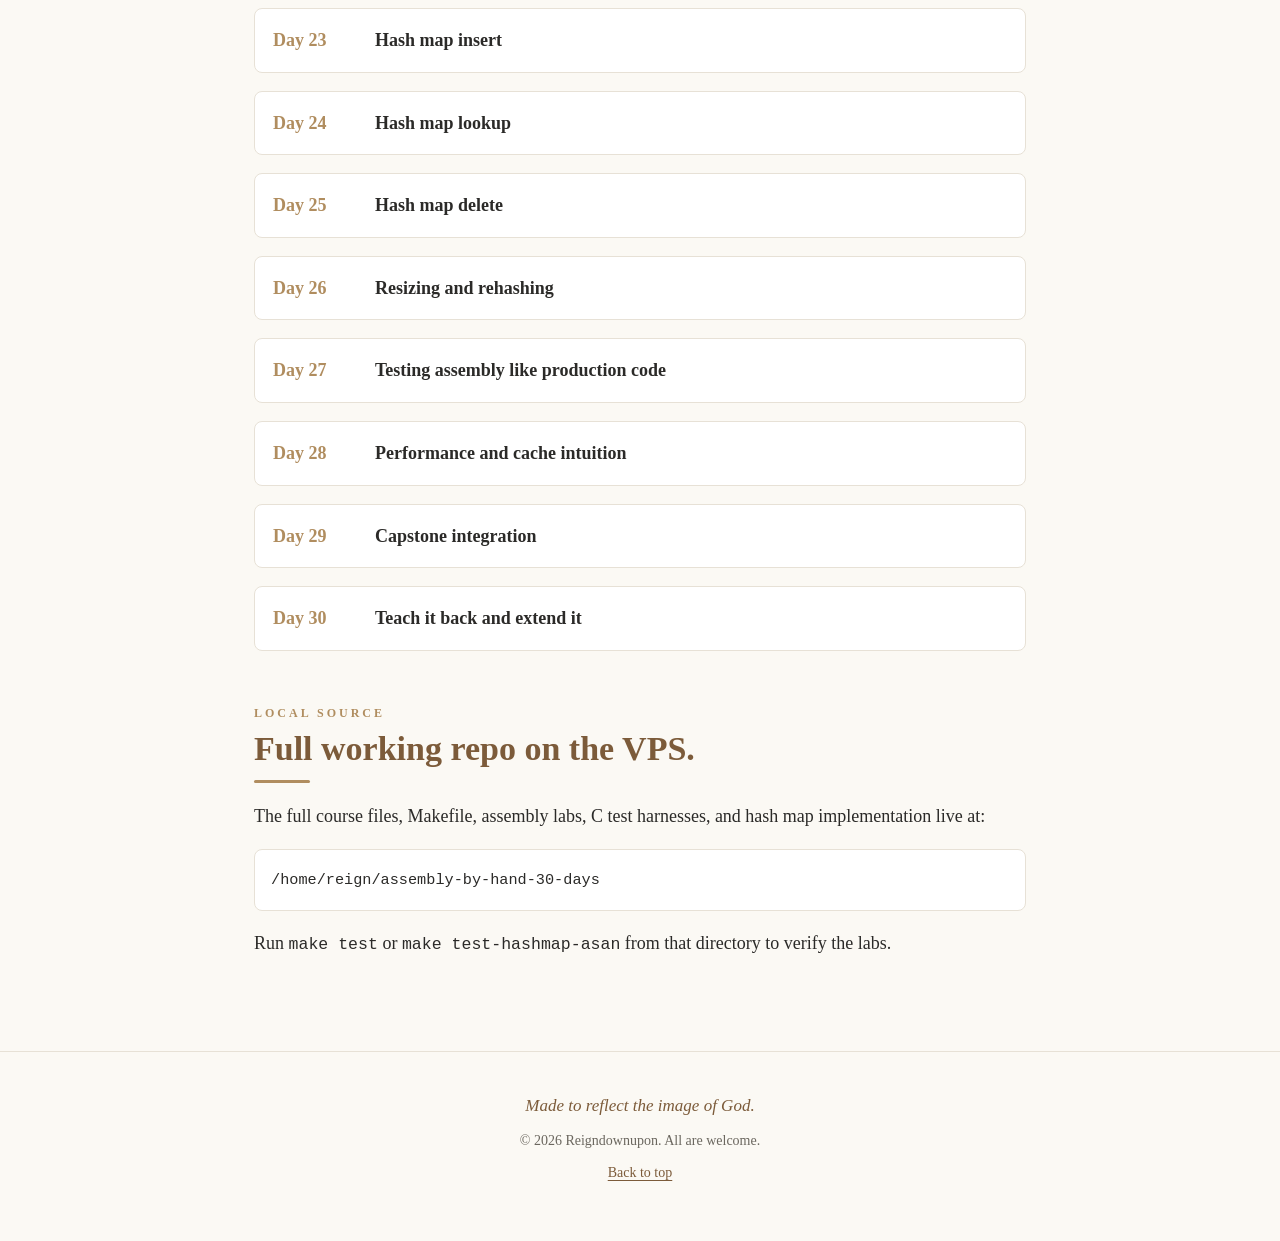
<file: assembly-by-hand.html>
<!doctype html>
<html lang="en">
  <head>
    <meta charset="utf-8">
    <meta name="viewport" content="width=device-width, initial-scale=1">
    <meta
      name="description"
      content="Assembly by Hand is a 30 day x86-64 assembly learning program that builds toward a working hash map capstone."
    >
    <title>Assembly by Hand | Reigndownupon</title>
    <link rel="stylesheet" href="/styles.css?v=20260726">
    <link rel="icon" href="/favicon.svg?v=1" type="image/svg+xml">
  </head>
  <body>
    <header class="site-header">
      <a class="brand" href="/" aria-label="Reigndownupon home">
        <span class="brand-mark">R</span>
        <span>Reigndownupon</span>
      </a>

      <nav class="nav-links" aria-label="Main navigation">
        <a href="/about/">About</a>
        <a href="/projects/" aria-current="page">Projects</a>
        <a href="/dailyjesus/">Daily Jesus</a>
        <a href="/blog/">Blog</a>
        <a href="/who-im-meant-to-be/">Who I’m Meant to Be</a>
        <a href="/contact/">Contact</a>
      </nav>
    </header>

    <main id="top">
      <section class="section project-hero">
        <p class="eyebrow">Project / Learning Program</p>
        <h1>Assembly by <span class="warm">Hand</span></h1>
        <p class="hero-copy">
          A 30 day, hands-on x86-64 assembly path for learning computer science fundamentals from the metal up. Each day now includes the practical reason for the lesson and what to notice as each command runs.
        </p>
        <div class="hero-actions">
          <a class="button primary" href="#day-01">Start Day 1</a>
          <a class="button secondary" href="#all-days">Browse all 30 days</a>
        </div>
      </section>

      <section class="section intro project-summary">
        <div>
          <p class="eyebrow">How it works</p>
          <h2>Not a quiz app. A lab notebook.</h2>
        </div>
        <p>
          The lessons are self-guided. You read the day, type the assembly by hand, run the commands on the VPS, inspect what changed, and keep notes. The goal is to connect every command to a concrete thing: an object file, an executable, a register, a memory address, output, or a test result.
        </p>
      </section>

      <section class="section" id="all-days">
        <div class="section-heading">
          <p class="eyebrow">30 day index</p>
          <h2>From syscalls to a hash map.</h2>
          <p>
            Days 1 to 19 build the machine model. Days 20 to 30 build, test, explain, and extend the hash map. Open any day to see the outcome, practical application, command lessons, lab, and completion target.
          </p>
        </div>

        <div class="lesson-grid">
          <details class="lesson-card" id="day-01" open>
            <summary>
              <span>Day 01</span>
              <strong>CPU, memory, registers, and your first syscall</strong>
            </summary>
            <div class="lesson-body">
              <p><strong>Outcome:</strong> Understand what assembly is actually controlling: registers, memory, instructions, syscalls.</p>
              <p><strong>Practical application:</strong> You learn that programs are not magic. They become instructions that place values in registers and ask the operating system to do work.</p>
              <p><strong>What to learn from the commands:</strong> <code>make clean</code> removes old build artifacts so you know the result came from today’s source. <code>make day-01</code> assembles, links, runs the program, and checks that the OS received exit code 42.

As you run each command, pause and name what changed: source file, object file, executable, register value, memory value, exit code, printed output, or test result.</p>
              <p><strong>Lab:</strong> Write a Linux x86-64 program that exits with status 42 using only <code>_start</code>, <code>mov</code>, and <code>syscall</code>.</p>
              <p><strong>Done when:</strong> You can assemble, link, run, and inspect <code>$?</code>.</p>
            </div>
          </details>
          <details class="lesson-card" id="day-02">
            <summary>
              <span>Day 02</span>
              <strong>The build pipeline: source to object to executable</strong>
            </summary>
            <div class="lesson-body">
              <p><strong>Outcome:</strong> Learn what assembler, linker, ELF, symbols, and sections do.</p>
              <p><strong>Practical application:</strong> You learn how source code becomes an executable file, which is the foundation for debugging compilers, linkers, malware, packed binaries, and broken builds.</p>
              <p><strong>What to learn from the commands:</strong> <code>gcc -nostdlib</code> teaches what happens when you remove the normal C runtime. <code>objdump -d</code> shows the actual machine instructions. <code>readelf -h</code> shows the executable format the OS loader reads.

As you run each command, pause and name what changed: source file, object file, executable, register value, memory value, exit code, printed output, or test result.</p>
              <p><strong>Lab:</strong> Build the same program with <code>gcc -nostdlib</code>, inspect it with <code>objdump -d</code> and <code>readelf -h</code>.</p>
              <p><strong>Done when:</strong> You can explain source, object, executable, symbol, section.</p>
            </div>
          </details>
          <details class="lesson-card" id="day-03">
            <summary>
              <span>Day 03</span>
              <strong>Registers and data movement</strong>
            </summary>
            <div class="lesson-body">
              <p><strong>Outcome:</strong> Learn general purpose registers, register sizes, zero extension, and <code>mov</code> rules.</p>
              <p><strong>Practical application:</strong> You learn to treat registers like the CPU’s working desk. Most high-level variables become register moves and arithmetic at some point.</p>
              <p><strong>What to learn from the commands:</strong> The build command proves your register arithmetic survives assembly and linking. The exit status check teaches that <code>rax</code> and <code>rdi</code> values eventually become observable program behavior.

As you run each command, pause and name what changed: source file, object file, executable, register value, memory value, exit code, printed output, or test result.</p>
              <p><strong>Lab:</strong> Write arithmetic in registers and return the result as process exit code.</p>
              <p><strong>Done when:</strong> You can predict register values before running.</p>
            </div>
          </details>
          <details class="lesson-card" id="day-04">
            <summary>
              <span>Day 04</span>
              <strong>Arithmetic and flags</strong>
            </summary>
            <div class="lesson-body">
              <p><strong>Outcome:</strong> Use <code>add</code>, <code>sub</code>, <code>imul</code>, <code>inc</code>, <code>dec</code>, <code>cmp</code>, flags, and conditional jumps.</p>
              <p><strong>Practical application:</strong> You learn how decisions really happen. Every <code>if</code> statement eventually becomes comparison, flags, and jumps.</p>
              <p><strong>What to learn from the commands:</strong> The run command teaches whether your branch went where you expected. Disassembly teaches how labels and conditional jumps replace high-level control flow.

As you run each command, pause and name what changed: source file, object file, executable, register value, memory value, exit code, printed output, or test result.</p>
              <p><strong>Lab:</strong> Write a program that computes a small expression and branches on the result.</p>
              <p><strong>Done when:</strong> You can describe how comparison is subtraction plus flags.</p>
            </div>
          </details>
          <details class="lesson-card" id="day-05">
            <summary>
              <span>Day 05</span>
              <strong>Memory addressing by hand</strong>
            </summary>
            <div class="lesson-body">
              <p><strong>Outcome:</strong> Learn bytes, words, doublewords, quadwords, labels, RIP relative addressing, and effective addresses.</p>
              <p><strong>Practical application:</strong> You learn that memory is addressed byte by byte. Strings, arrays, structs, files, packets, and heap objects all depend on this model.</p>
              <p><strong>What to learn from the commands:</strong> <code>make day-05</code> builds and runs a raw <code>write</code> syscall. Seeing <code>A</code> printed teaches that <code>rsi</code> held an address and <code>rdx</code> held a byte count.

As you run each command, pause and name what changed: source file, object file, executable, register value, memory value, exit code, printed output, or test result.</p>
              <p><strong>Lab:</strong> Store values in <code>.data</code>, load them, modify them, and write a byte to stdout.</p>
              <p><strong>Done when:</strong> You can read and write memory without treating it like magic.</p>
            </div>
          </details>
          <details class="lesson-card" id="day-06">
            <summary>
              <span>Day 06</span>
              <strong>The stack</strong>
            </summary>
            <div class="lesson-body">
              <p><strong>Outcome:</strong> Learn <code>rsp</code>, <code>push</code>, <code>pop</code>, stack growth, alignment, and temporary storage.</p>
              <p><strong>Practical application:</strong> You learn the stack as temporary storage and call history. This is essential for debugging crashes, understanding exploits, and reading function calls.</p>
              <p><strong>What to learn from the commands:</strong> The day target should prove your pushes and pops restore values in the right order. Single-stepping teaches that the stack grows downward as <code>rsp</code> changes.

As you run each command, pause and name what changed: source file, object file, executable, register value, memory value, exit code, printed output, or test result.</p>
              <p><strong>Lab:</strong> Reverse three values using only the stack.</p>
              <p><strong>Done when:</strong> You can draw the stack before and after every instruction.</p>
            </div>
          </details>
          <details class="lesson-card" id="day-07">
            <summary>
              <span>Day 07</span>
              <strong>Control flow patterns</strong>
            </summary>
            <div class="lesson-body">
              <p><strong>Outcome:</strong> Translate if, while, for, and do while into labels and jumps.</p>
              <p><strong>Practical application:</strong> You learn how loops are built from labels, counters, comparisons, and jumps. This is the skeleton beneath <code>for</code>, <code>while</code>, retries, parsers, and scanners.</p>
              <p><strong>What to learn from the commands:</strong> Running the target checks the loop result. Disassembly teaches that there is no special loop object, only state plus a jump back.

As you run each command, pause and name what changed: source file, object file, executable, register value, memory value, exit code, printed output, or test result.</p>
              <p><strong>Lab:</strong> Implement a loop that sums 1 through N.</p>
              <p><strong>Done when:</strong> You can translate simple C control flow into assembly.</p>
            </div>
          </details>
          <details class="lesson-card" id="day-08">
            <summary>
              <span>Day 08</span>
              <strong>Functions and the System V ABI</strong>
            </summary>
            <div class="lesson-body">
              <p><strong>Outcome:</strong> Learn calls, returns, argument registers, return values, caller saved vs callee saved.</p>
              <p><strong>Practical application:</strong> You learn how assembly cooperates with C. This is the bridge to real programs, libraries, operating system APIs, and mixed-language debugging.</p>
              <p><strong>What to learn from the commands:</strong> Compiling the C harness teaches where arguments are placed before the call. The test proves your assembly returned the correct value in <code>rax</code>.

As you run each command, pause and name what changed: source file, object file, executable, register value, memory value, exit code, printed output, or test result.</p>
              <p><strong>Lab:</strong> Write <code>add3(a,b,c)</code> in assembly and call it from C.</p>
              <p><strong>Done when:</strong> You can call assembly from C using the ABI.</p>
            </div>
          </details>
          <details class="lesson-card" id="day-09">
            <summary>
              <span>Day 09</span>
              <strong>Stack frames and local variables</strong>
            </summary>
            <div class="lesson-body">
              <p><strong>Outcome:</strong> Learn <code>rbp</code>, prologues, epilogues, local stack slots, and alignment.</p>
              <p><strong>Practical application:</strong> You learn how local variables and call frames are organized. This makes stack traces, crash dumps, and debugger views understandable.</p>
              <p><strong>What to learn from the commands:</strong> The build and debugger commands teach how <code>rbp</code> can anchor a stable view of locals even while <code>rsp</code> moves.

As you run each command, pause and name what changed: source file, object file, executable, register value, memory value, exit code, printed output, or test result.</p>
              <p><strong>Lab:</strong> Write a function with two local variables and inspect stack layout.</p>
              <p><strong>Done when:</strong> You can debug stack variables with <code>gdb</code> or <code>objdump</code>.</p>
            </div>
          </details>
          <details class="lesson-card" id="day-10">
            <summary>
              <span>Day 10</span>
              <strong>Strings and bytes</strong>
            </summary>
            <div class="lesson-body">
              <p><strong>Outcome:</strong> Learn null termination, byte loops, <code>lea</code>, and pointer incrementing.</p>
              <p><strong>Practical application:</strong> You learn pointer walking with a real primitive. Many parsers, protocols, and C library routines are just careful byte loops.</p>
              <p><strong>What to learn from the commands:</strong> <code>make day-10</code> compiles assembly plus a C test harness. The tests teach that an empty string, one-character string, and normal string all end at the null byte.

As you run each command, pause and name what changed: source file, object file, executable, register value, memory value, exit code, printed output, or test result.</p>
              <p><strong>Lab:</strong> Implement <code>strlen</code> by hand.</p>
              <p><strong>Done when:</strong> Your assembly <code>strlen</code> passes a C test harness.</p>
            </div>
          </details>
          <details class="lesson-card" id="day-11">
            <summary>
              <span>Day 11</span>
              <strong>Arrays and pointer arithmetic</strong>
            </summary>
            <div class="lesson-body">
              <p><strong>Outcome:</strong> Learn scaled indexing, element sizes, and base plus index addressing.</p>
              <p><strong>Practical application:</strong> You learn that arrays are base address plus element size times index. This is the heart of buffers, tables, packet fields, and memory safety.</p>
              <p><strong>What to learn from the commands:</strong> The target should prove your scaled addressing matches the C array layout. Each test teaches that count bounds matter as much as the pointer.

As you run each command, pause and name what changed: source file, object file, executable, register value, memory value, exit code, printed output, or test result.</p>
              <p><strong>Lab:</strong> Implement <code>sum_i64(int64_t *xs, size_t n)</code>.</p>
              <p><strong>Done when:</strong> You can walk arrays safely with pointer and count.</p>
            </div>
          </details>
          <details class="lesson-card" id="day-12">
            <summary>
              <span>Day 12</span>
              <strong>Structs and layout</strong>
            </summary>
            <div class="lesson-body">
              <p><strong>Outcome:</strong> Learn padding, alignment, field offsets, and how C structs become bytes.</p>
              <p><strong>Practical application:</strong> You learn that structs are agreed-upon byte offsets. This is crucial for ABIs, file formats, network structures, and reverse engineering.</p>
              <p><strong>What to learn from the commands:</strong> The C harness teaches the real offsets. Your assembly load instructions teach how field names become numbers like 0, 8, and 16.

As you run each command, pause and name what changed: source file, object file, executable, register value, memory value, exit code, printed output, or test result.</p>
              <p><strong>Lab:</strong> Create a C struct and write an assembly function that reads its fields.</p>
              <p><strong>Done when:</strong> You can calculate offsets by hand and verify with <code>offsetof</code>.</p>
            </div>
          </details>
          <details class="lesson-card" id="day-13">
            <summary>
              <span>Day 13</span>
              <strong>Debugging assembly</strong>
            </summary>
            <div class="lesson-body">
              <p><strong>Outcome:</strong> Use <code>gdb</code>, breakpoints, registers, memory examine, and single stepping.</p>
              <p><strong>Practical application:</strong> You learn to debug instead of guess. Assembly rewards patient observation of registers, memory, and flags.</p>
              <p><strong>What to learn from the commands:</strong> <code>gdb</code> commands teach one instruction at a time. Register and memory inspection teaches cause and effect directly.

As you run each command, pause and name what changed: source file, object file, executable, register value, memory value, exit code, printed output, or test result.</p>
              <p><strong>Lab:</strong> Debug a deliberately broken function and write notes on the root cause.</p>
              <p><strong>Done when:</strong> You can use tools instead of guessing.</p>
            </div>
          </details>
          <details class="lesson-card" id="day-14">
            <summary>
              <span>Day 14</span>
              <strong>Bit operations</strong>
            </summary>
            <div class="lesson-body">
              <p><strong>Outcome:</strong> Learn <code>and</code>, <code>or</code>, <code>xor</code>, <code>not</code>, shifts, rotates, masks, and alignment tricks.</p>
              <p><strong>Practical application:</strong> You learn bit-level control. Masks and shifts drive permissions, flags, alignment, compression, crypto plumbing, and protocol parsing.</p>
              <p><strong>What to learn from the commands:</strong> The tests teach whether your mask keeps or removes the intended bits. Edge cases teach why zero and powers of two need special attention.

As you run each command, pause and name what changed: source file, object file, executable, register value, memory value, exit code, printed output, or test result.</p>
              <p><strong>Lab:</strong> Implement power of two check and bit count starter.</p>
              <p><strong>Done when:</strong> You can explain how flags and masks build low level logic.</p>
            </div>
          </details>
          <details class="lesson-card" id="day-15">
            <summary>
              <span>Day 15</span>
              <strong>Unsigned and signed numbers</strong>
            </summary>
            <div class="lesson-body">
              <p><strong>Outcome:</strong> Learn two’s complement, sign extension, signed vs unsigned jumps, overflow.</p>
              <p><strong>Practical application:</strong> You learn that the same bits can mean different numbers. Signedness bugs are common in security, parsing, and boundary checks.</p>
              <p><strong>What to learn from the commands:</strong> Separate signed and unsigned tests teach when to use <code>jl</code> versus <code>jb</code>. Edge values teach why overflow changes interpretation.

As you run each command, pause and name what changed: source file, object file, executable, register value, memory value, exit code, printed output, or test result.</p>
              <p><strong>Lab:</strong> Write min/max for signed and unsigned inputs and test edge cases.</p>
              <p><strong>Done when:</strong> You know when to use <code>jl</code> vs <code>jb</code>.</p>
            </div>
          </details>
          <details class="lesson-card" id="day-16">
            <summary>
              <span>Day 16</span>
              <strong>Calling libc safely</strong>
            </summary>
            <div class="lesson-body">
              <p><strong>Outcome:</strong> Learn external symbols, <code>printf</code>, stack alignment before calls, and varargs basics.</p>
              <p><strong>Practical application:</strong> You learn how to call real library functions safely. This is where hand-written assembly starts joining normal software ecosystems.</p>
              <p><strong>What to learn from the commands:</strong> The link command teaches external symbols. Running <code>printf</code> teaches stack alignment and why <code>xor eax, eax</code> matters for variadic calls.

As you run each command, pause and name what changed: source file, object file, executable, register value, memory value, exit code, printed output, or test result.</p>
              <p><strong>Lab:</strong> Call <code>printf</code> from assembly with integer output.</p>
              <p><strong>Done when:</strong> You can use libc without corrupting the stack.</p>
            </div>
          </details>
          <details class="lesson-card" id="day-17">
            <summary>
              <span>Day 17</span>
              <strong>Dynamic memory from C</strong>
            </summary>
            <div class="lesson-body">
              <p><strong>Outcome:</strong> Use <code>malloc</code>, <code>free</code>, and understand heap pointers from assembly.</p>
              <p><strong>Practical application:</strong> You learn heap ownership from assembly. Allocation, use, and freeing become explicit instead of hidden behind high-level syntax.</p>
              <p><strong>What to learn from the commands:</strong> <code>malloc</code> returning a pointer teaches how heap memory enters your program. <code>free</code> teaches that ownership must be completed, not just obtained.

As you run each command, pause and name what changed: source file, object file, executable, register value, memory value, exit code, printed output, or test result.</p>
              <p><strong>Lab:</strong> Allocate an array, fill it, print values, and free it.</p>
              <p><strong>Done when:</strong> You can cross from assembly into runtime services.</p>
            </div>
          </details>
          <details class="lesson-card" id="day-18">
            <summary>
              <span>Day 18</span>
              <strong>Building a tiny standard library</strong>
            </summary>
            <div class="lesson-body">
              <p><strong>Outcome:</strong> Implement reusable <code>strlen</code>, <code>strcmp</code>, <code>memcpy</code>, and <code>memset</code> subsets.</p>
              <p><strong>Practical application:</strong> You learn to build reusable primitives. Serious systems are built by composing small, tested routines.</p>
              <p><strong>What to learn from the commands:</strong> Creating a tiny library teaches object files and archives. Running tests against it teaches that reusable code needs stable behavior, not just one demo.

As you run each command, pause and name what changed: source file, object file, executable, register value, memory value, exit code, printed output, or test result.</p>
              <p><strong>Lab:</strong> Create <code>libtinyasm.a</code> and link tests against it.</p>
              <p><strong>Done when:</strong> You start thinking in reusable primitives.</p>
            </div>
          </details>
          <details class="lesson-card" id="day-19">
            <summary>
              <span>Day 19</span>
              <strong>Hashing fundamentals</strong>
            </summary>
            <div class="lesson-body">
              <p><strong>Outcome:</strong> Understand deterministic hashing, byte mixing, modulo/capacity, and collisions.</p>
              <p><strong>Practical application:</strong> You learn how strings become deterministic numbers. Hashing is the doorway into hash maps, caches, sets, deduplication, and indexing.</p>
              <p><strong>What to learn from the commands:</strong> <code>make day-19</code> compares your FNV-1a output to known vectors. Matching vectors teaches that every byte and multiply must be exactly right.

As you run each command, pause and name what changed: source file, object file, executable, register value, memory value, exit code, printed output, or test result.</p>
              <p><strong>Lab:</strong> Implement FNV-1a hash for null terminated strings.</p>
              <p><strong>Done when:</strong> Your hash output matches known test vectors.</p>
            </div>
          </details>
          <details class="lesson-card" id="day-20">
            <summary>
              <span>Day 20</span>
              <strong>Hash table design</strong>
            </summary>
            <div class="lesson-body">
              <p><strong>Outcome:</strong> Learn buckets, entries, keys, values, capacity, load factor, and separate chaining.</p>
              <p><strong>Practical application:</strong> You learn to design memory before writing code. A hash map is mostly a set of layout and ownership decisions made visible.</p>
              <p><strong>What to learn from the commands:</strong> Reading the constants teaches how C fields become assembly offsets. <code>make day-20</code> runs the current hash map tests so the design stays executable.

As you run each command, pause and name what changed: source file, object file, executable, register value, memory value, exit code, printed output, or test result.</p>
              <p><strong>Lab:</strong> Design the structs and constants for a string to int hash map.</p>
              <p><strong>Done when:</strong> You can draw memory layout for the table.</p>
            </div>
          </details>
          <details class="lesson-card" id="day-21">
            <summary>
              <span>Day 21</span>
              <strong>Hash map initialization</strong>
            </summary>
            <div class="lesson-body">
              <p><strong>Outcome:</strong> Write <code>hm_init</code> to allocate buckets and initialize fields.</p>
              <p><strong>Practical application:</strong> You learn initialization and cleanup, two habits that separate toy code from reliable systems code.</p>
              <p><strong>What to learn from the commands:</strong> <code>make day-21</code> exercises <code>hm_init</code> and <code>hm_free</code>. The tests teach that valid capacity, zeroed buckets, size zero, and cleanup are observable invariants.

As you run each command, pause and name what changed: source file, object file, executable, register value, memory value, exit code, printed output, or test result.</p>
              <p><strong>Lab:</strong> Implement init/free skeleton with C harness.</p>
              <p><strong>Done when:</strong> A new map has valid capacity, size 0, and null buckets.</p>
            </div>
          </details>
          <details class="lesson-card" id="day-22">
            <summary>
              <span>Day 22</span>
              <strong>Entry allocation and ownership</strong>
            </summary>
            <div class="lesson-body">
              <p><strong>Outcome:</strong> Handle key copying, value storage, next pointers, and failure paths.</p>
              <p><strong>Practical application:</strong> You learn safe allocation paths. Real low-level code must handle the moment where one allocation succeeds and the next one fails.</p>
              <p><strong>What to learn from the commands:</strong> The hash map test teaches that entries own copied keys. ASAN teaches whether cleanup avoids leaks and invalid frees under normal paths.

As you run each command, pause and name what changed: source file, object file, executable, register value, memory value, exit code, printed output, or test result.</p>
              <p><strong>Lab:</strong> Implement entry creation with <code>malloc</code> and <code>strdup</code> or manual copy.</p>
              <p><strong>Done when:</strong> No leaks on allocation failure.</p>
            </div>
          </details>
          <details class="lesson-card" id="day-23">
            <summary>
              <span>Day 23</span>
              <strong>Hash map insert</strong>
            </summary>
            <div class="lesson-body">
              <p><strong>Outcome:</strong> Implement bucket index, collision chain traversal, update existing key, insert new key.</p>
              <p><strong>Practical application:</strong> You learn insertion through hashing, indexing, and pointer linking. This is where abstract data structures become memory operations.</p>
              <p><strong>What to learn from the commands:</strong> The target teaches that hash modulo capacity selects a bucket. Collision tests teach that prepending a node is just pointer rewiring.

As you run each command, pause and name what changed: source file, object file, executable, register value, memory value, exit code, printed output, or test result.</p>
              <p><strong>Lab:</strong> Write <code>hm_put(map,key,value)</code>.</p>
              <p><strong>Done when:</strong> Inserts and updates pass tests.</p>
            </div>
          </details>
          <details class="lesson-card" id="day-24">
            <summary>
              <span>Day 24</span>
              <strong>Hash map lookup</strong>
            </summary>
            <div class="lesson-body">
              <p><strong>Outcome:</strong> Implement search through a bucket chain and return found status/value.</p>
              <p><strong>Practical application:</strong> You learn lookup and update. Efficient data structures are about finding the right memory without scanning everything.</p>
              <p><strong>What to learn from the commands:</strong> The tests teach hit versus miss behavior. The update case teaches that changing an existing value must not grow <code>map.size</code>.

As you run each command, pause and name what changed: source file, object file, executable, register value, memory value, exit code, printed output, or test result.</p>
              <p><strong>Lab:</strong> Write <code>hm_get(map,key,out_value)</code>.</p>
              <p><strong>Done when:</strong> Lookups pass hit, miss, and collision tests.</p>
            </div>
          </details>
          <details class="lesson-card" id="day-25">
            <summary>
              <span>Day 25</span>
              <strong>Hash map delete</strong>
            </summary>
            <div class="lesson-body">
              <p><strong>Outcome:</strong> Unlink nodes in singly linked chains, free key and entry, update size.</p>
              <p><strong>Practical application:</strong> You learn deletion in linked structures. Removing a node safely is one of the clearest tests of pointer discipline.</p>
              <p><strong>What to learn from the commands:</strong> The delete tests teach head, middle, tail, and missing-key cases. Each case shows why you track the link that points to the node, not only the node.

As you run each command, pause and name what changed: source file, object file, executable, register value, memory value, exit code, printed output, or test result.</p>
              <p><strong>Lab:</strong> Write <code>hm_delete(map,key)</code>.</p>
              <p><strong>Done when:</strong> Delete head, middle, tail, and missing keys correctly.</p>
            </div>
          </details>
          <details class="lesson-card" id="day-26">
            <summary>
              <span>Day 26</span>
              <strong>Resizing and rehashing</strong>
            </summary>
            <div class="lesson-body">
              <p><strong>Outcome:</strong> Grow capacity when load factor is high; move nodes without reallocating keys.</p>
              <p><strong>Practical application:</strong> You learn integration. A data structure is not finished when one function works. It is finished when the operations work together without corrupting ownership.</p>
              <p><strong>What to learn from the commands:</strong> <code>make test-hashmap</code> checks behavior. <code>make test-hashmap-asan</code> checks memory safety signals such as invalid access and leaks.

As you run each command, pause and name what changed: source file, object file, executable, register value, memory value, exit code, printed output, or test result.</p>
              <p><strong>Lab:</strong> Implement <code>hm_resize</code> and integrate into put.</p>
              <p><strong>Done when:</strong> Map remains correct after many inserts.</p>
            </div>
          </details>
          <details class="lesson-card" id="day-27">
            <summary>
              <span>Day 27</span>
              <strong>Testing assembly like production code</strong>
            </summary>
            <div class="lesson-body">
              <p><strong>Outcome:</strong> Use C test harnesses, sanitizers where possible, randomized tests, and invariants.</p>
              <p><strong>Practical application:</strong> You learn that tests are executable understanding. They document what your assembly promises to do.</p>
              <p><strong>What to learn from the commands:</strong> Adding a test before code teaches discipline. Running the suite after every change teaches whether your mental model matches the machine.

As you run each command, pause and name what changed: source file, object file, executable, register value, memory value, exit code, printed output, or test result.</p>
              <p><strong>Lab:</strong> Create a test suite for all hash map operations.</p>
              <p><strong>Done when:</strong> Failures identify exact operation and case.</p>
            </div>
          </details>
          <details class="lesson-card" id="day-28">
            <summary>
              <span>Day 28</span>
              <strong>Performance and cache intuition</strong>
            </summary>
            <div class="lesson-body">
              <p><strong>Outcome:</strong> Learn pointer chasing, branch prediction, locality, capacity choice, and profiling basics.</p>
              <p><strong>Practical application:</strong> You learn performance only after correctness. Speed work is meaningful when you can prove the code still behaves.</p>
              <p><strong>What to learn from the commands:</strong> The benchmark commands teach timing, but the first command is still correctness. Passing tests first prevents performance work from hiding memory bugs.

As you run each command, pause and name what changed: source file, object file, executable, register value, memory value, exit code, printed output, or test result.</p>
              <p><strong>Lab:</strong> Benchmark hash map operations and compare chain lengths.</p>
              <p><strong>Done when:</strong> You can explain why data layout matters.</p>
            </div>
          </details>
          <details class="lesson-card" id="day-29">
            <summary>
              <span>Day 29</span>
              <strong>Capstone integration</strong>
            </summary>
            <div class="lesson-body">
              <p><strong>Outcome:</strong> Clean API, docs, Makefile, tests, examples, and error handling.</p>
              <p><strong>Practical application:</strong> You learn packaging and handoff. A fresh clone should be able to build, test, and understand the project without you explaining it live.</p>
              <p><strong>What to learn from the commands:</strong> <code>make test</code> teaches reproducibility. Reading the README as if you are new teaches whether the project can stand on its own.

As you run each command, pause and name what changed: source file, object file, executable, register value, memory value, exit code, printed output, or test result.</p>
              <p><strong>Lab:</strong> Finish <code>hashmap.s</code>, <code>hashmap.h</code>, <code>test_hashmap.c</code>, and <code>README</code>.</p>
              <p><strong>Done when:</strong> A fresh clone can run <code>make test</code>.</p>
            </div>
          </details>
          <details class="lesson-card" id="day-30">
            <summary>
              <span>Day 30</span>
              <strong>Teach it back and extend it</strong>
            </summary>
            <div class="lesson-body">
              <p><strong>Outcome:</strong> Solidify mastery by explaining and extending your map.</p>
              <p><strong>Practical application:</strong> You learn mastery by teaching and extending. If you can explain every instruction and safely add a feature, the knowledge is becoming yours.</p>
              <p><strong>What to learn from the commands:</strong> The final commands should prove the extension did not break the baseline. The written explanation teaches whether you understand the why, not only the what.

As you run each command, pause and name what changed: source file, object file, executable, register value, memory value, exit code, printed output, or test result.</p>
              <p><strong>Lab:</strong> Write a guided explanation of your hash map and add one feature: iteration, string values, or custom allocator.</p>
              <p><strong>Done when:</strong> You can explain every instruction and every byte of layout.</p>
            </div>
          </details>
        </div>
      </section>

      <section class="section project-summary">
        <div class="section-heading">
          <p class="eyebrow">Local source</p>
          <h2>Full working repo on the VPS.</h2>
          <p>The full course files, Makefile, assembly labs, C test harnesses, and hash map implementation live at:</p>
          <pre><code>/home/reign/assembly-by-hand-30-days</code></pre>
          <p>Run <code>make test</code> or <code>make test-hashmap-asan</code> from that directory to verify the labs.</p>
        </div>
      </section>
    </main>

    <footer class="site-footer">
      <p class="verse">Made to reflect the image of God.</p>
      <p>&copy; <span id="year"></span> Reigndownupon. All are welcome.</p>
      <a href="#top">Back to top</a>
    </footer>

    <script src="/script.js"></script>
  </body>
</html>
</file>
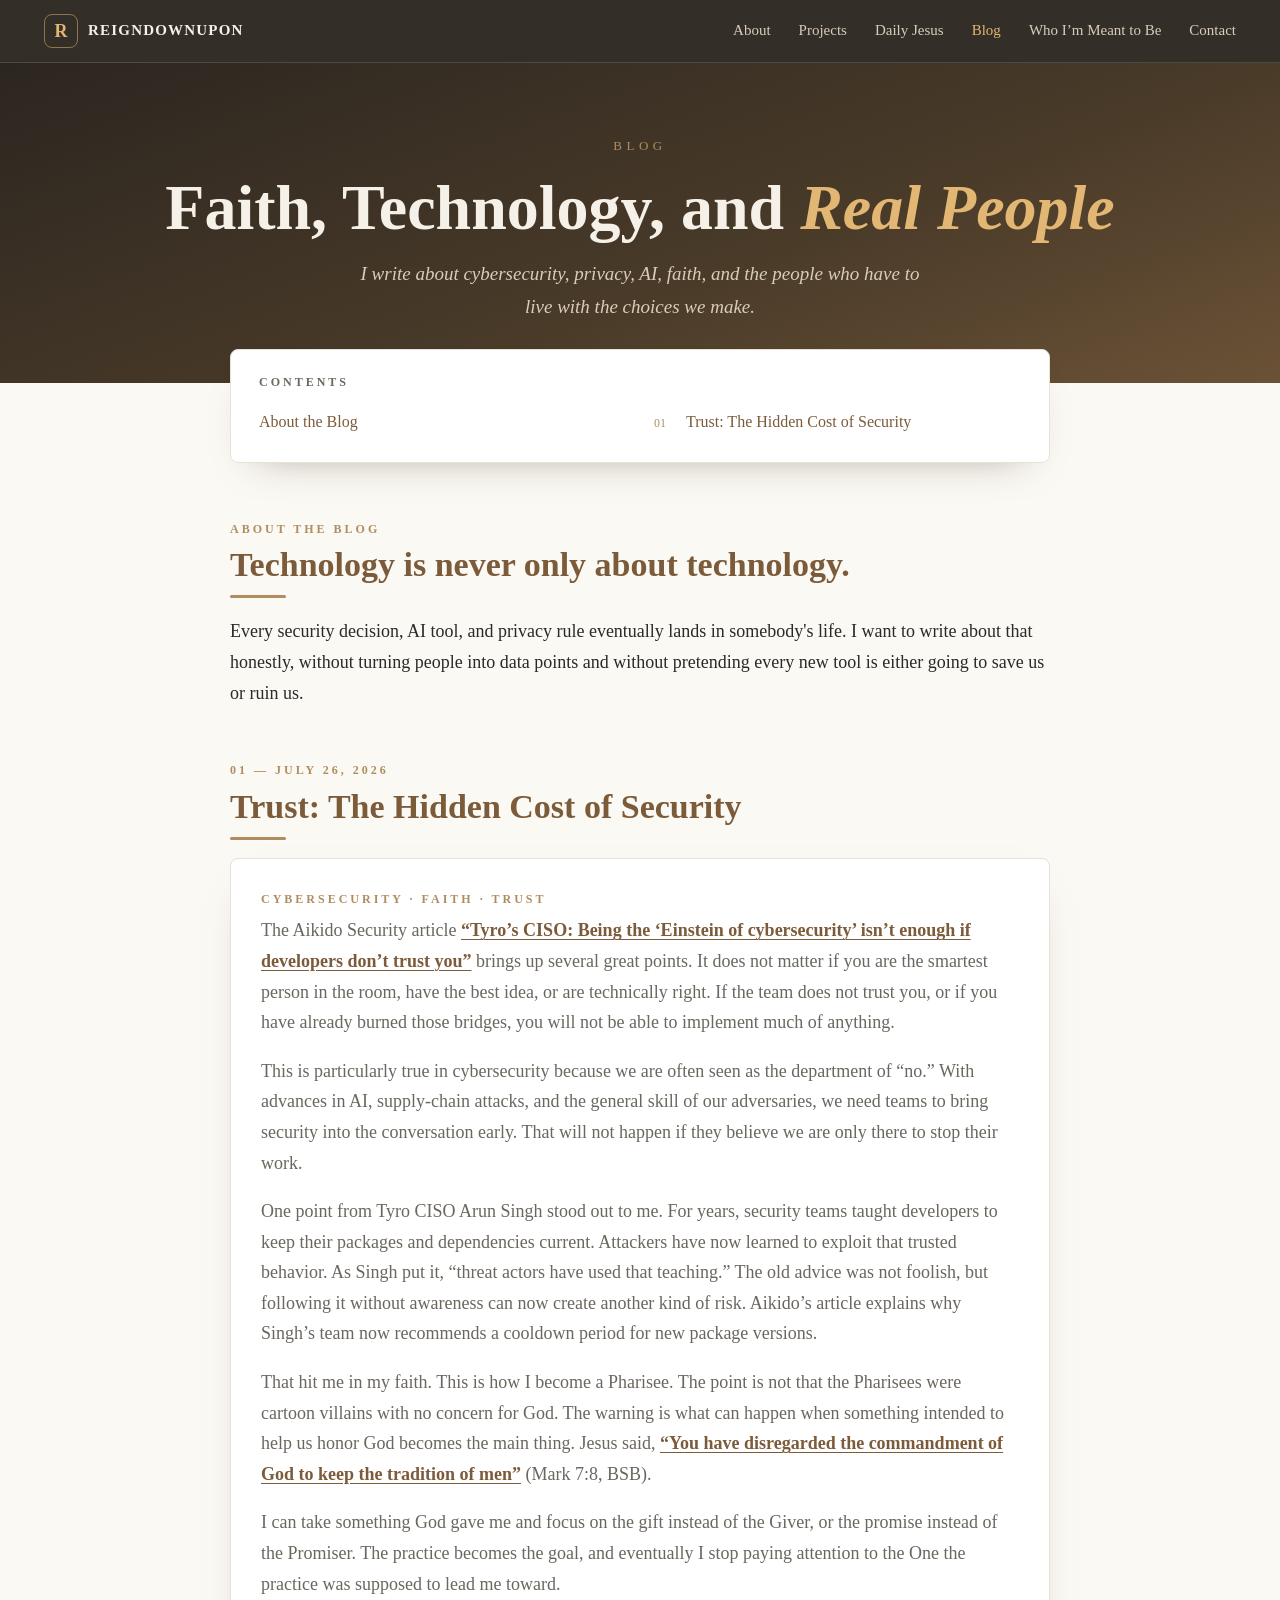
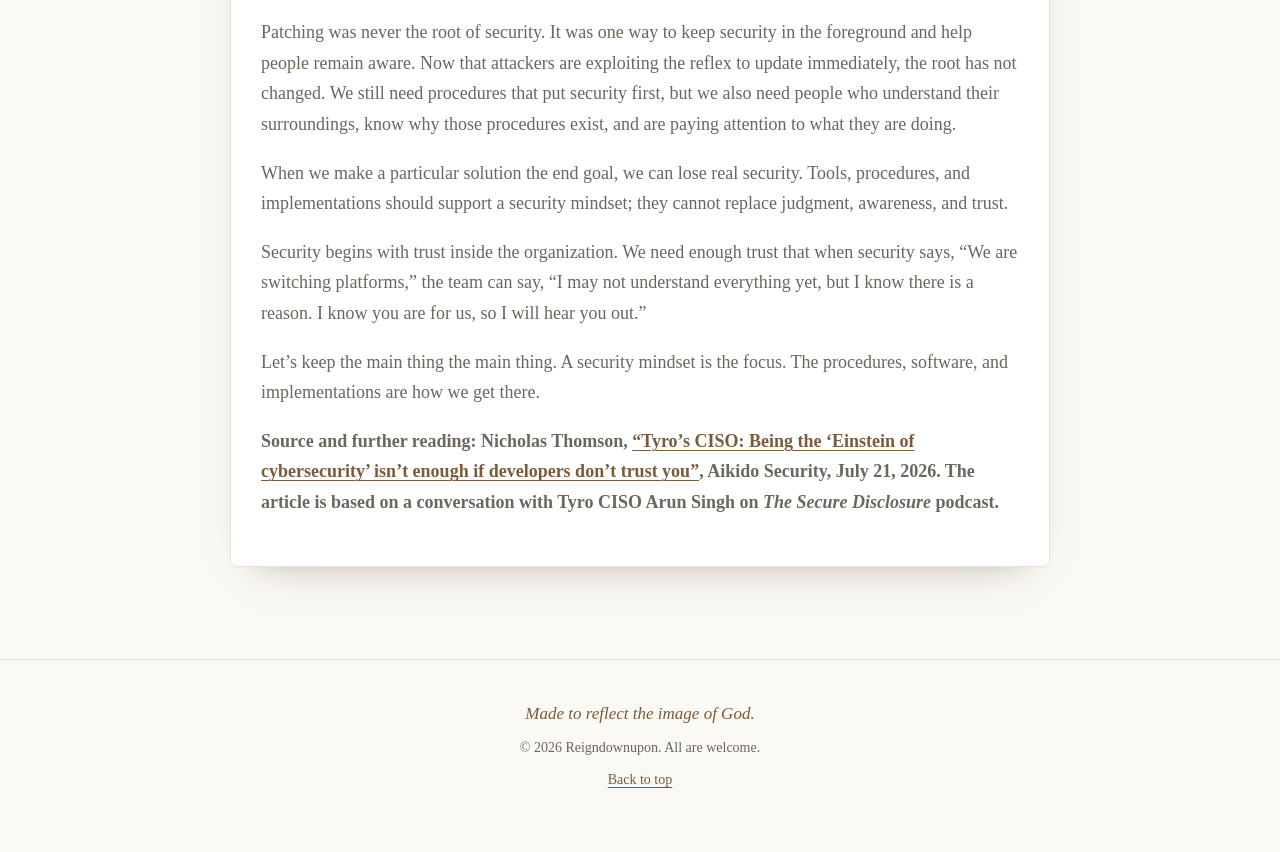
<file: blog.html>
<!doctype html>
<html lang="en">
  <head>
    <meta charset="utf-8">
    <meta name="viewport" content="width=device-width, initial-scale=1">
    <meta http-equiv="refresh" content="0; url=/blog/">
    <link rel="canonical" href="/blog/">
    <title>Redirecting | Reigndownupon</title>
    <link rel="icon" href="/favicon.svg?v=1" type="image/svg+xml">
  </head>
  <body>
    <p>Redirecting to <a href="/blog/">/blog/</a>.</p>
  </body>
</html>
</file>
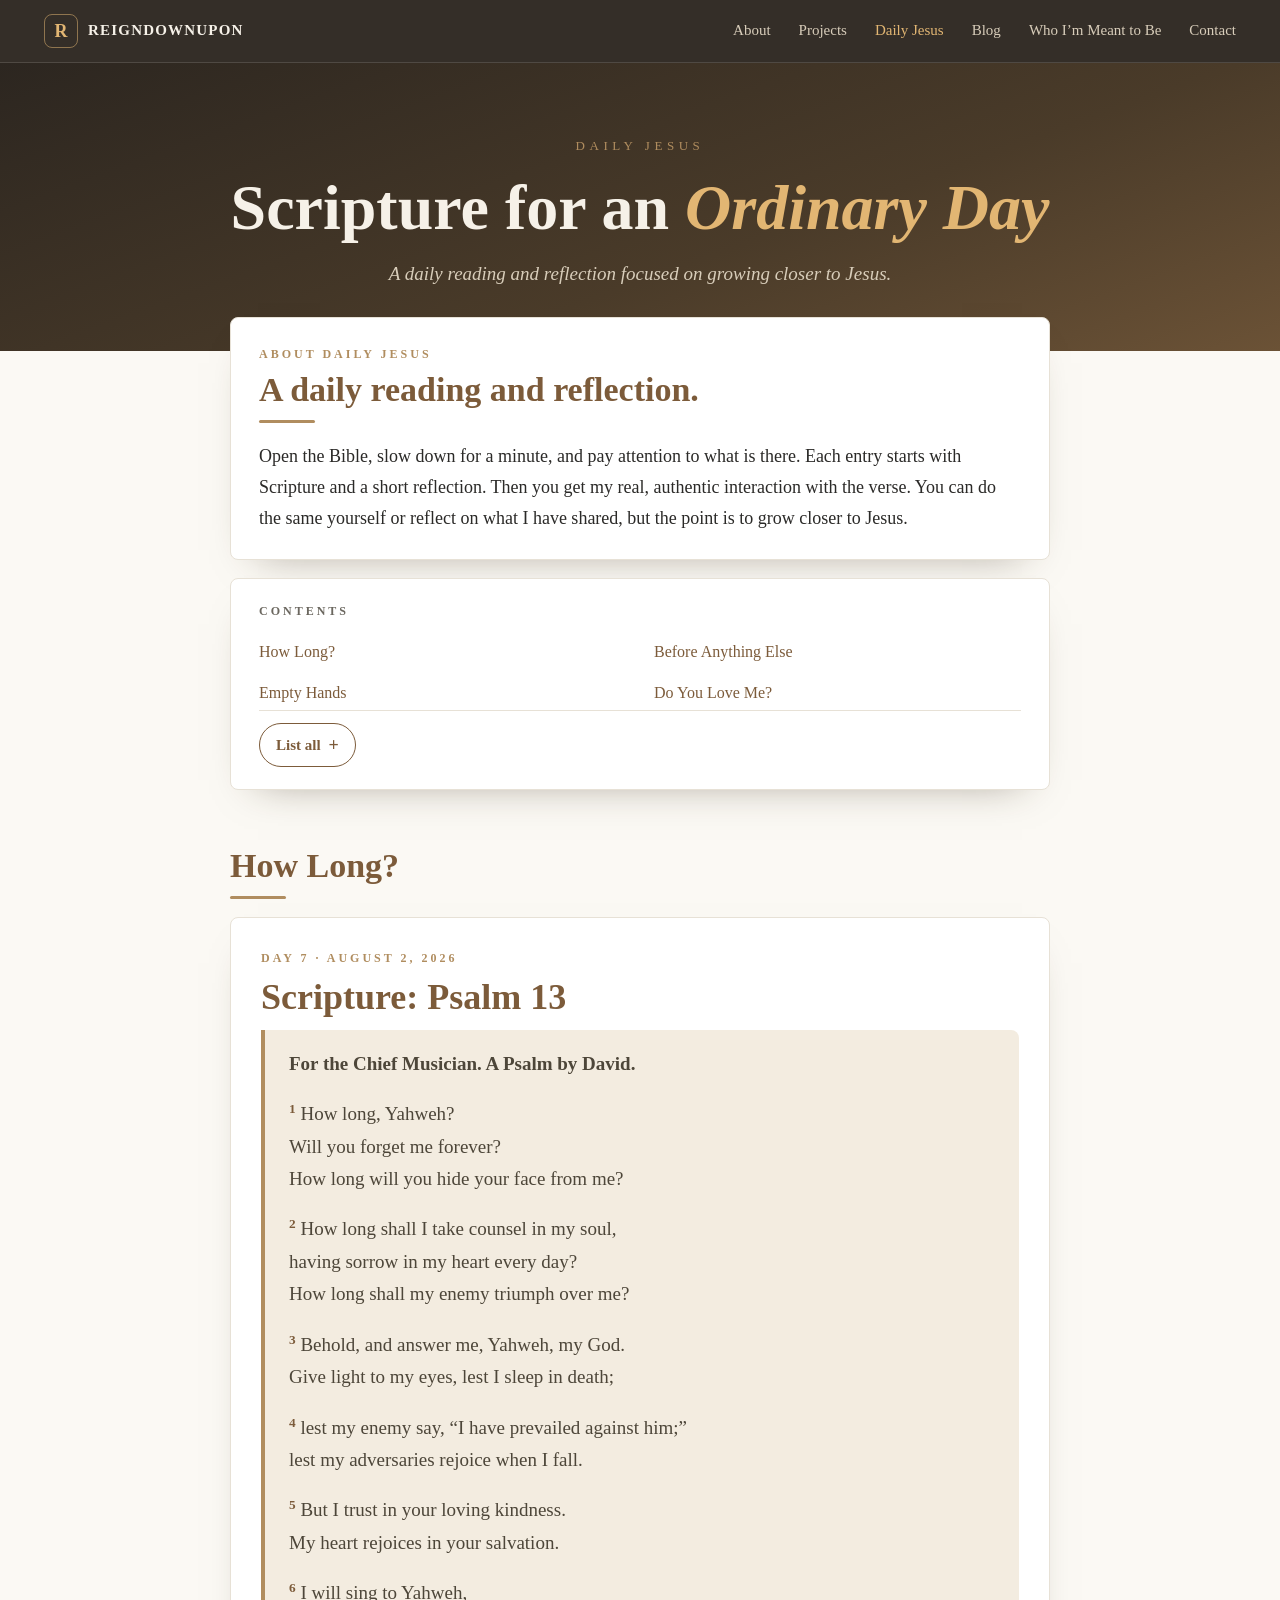
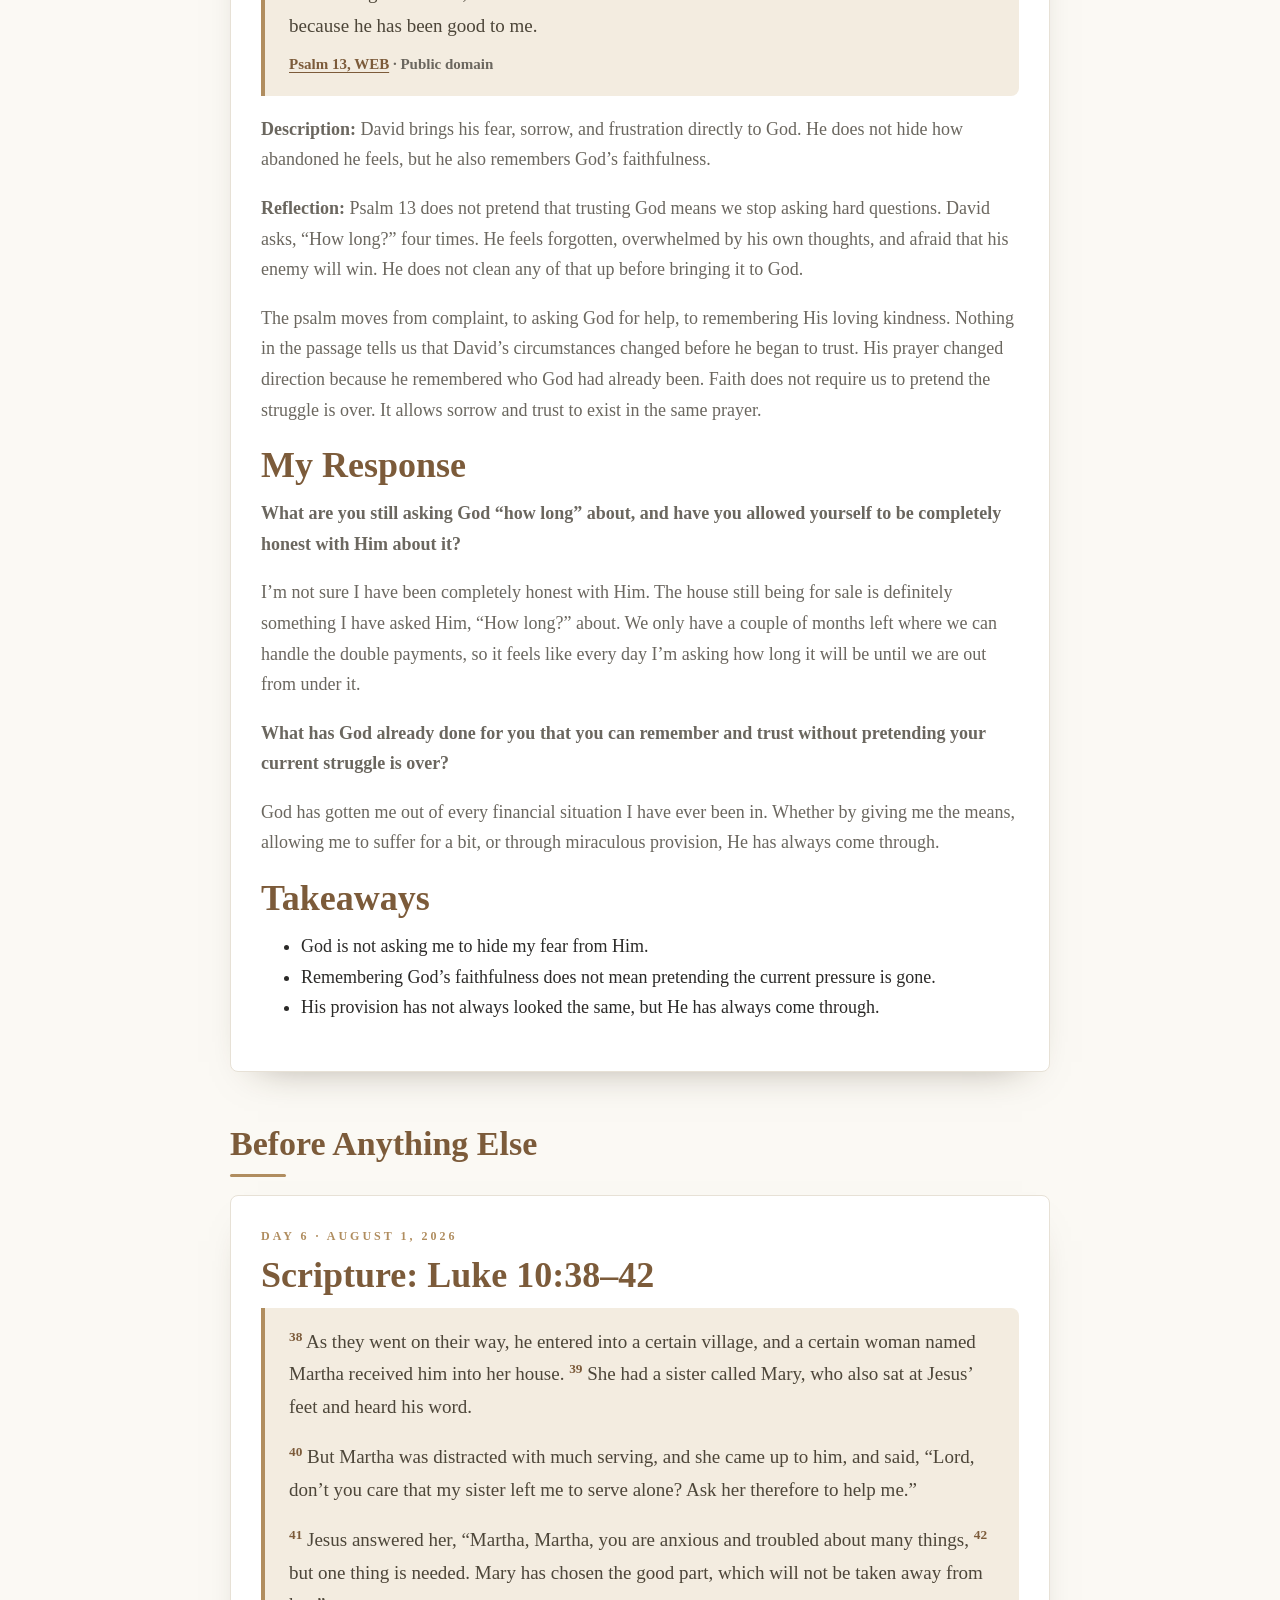
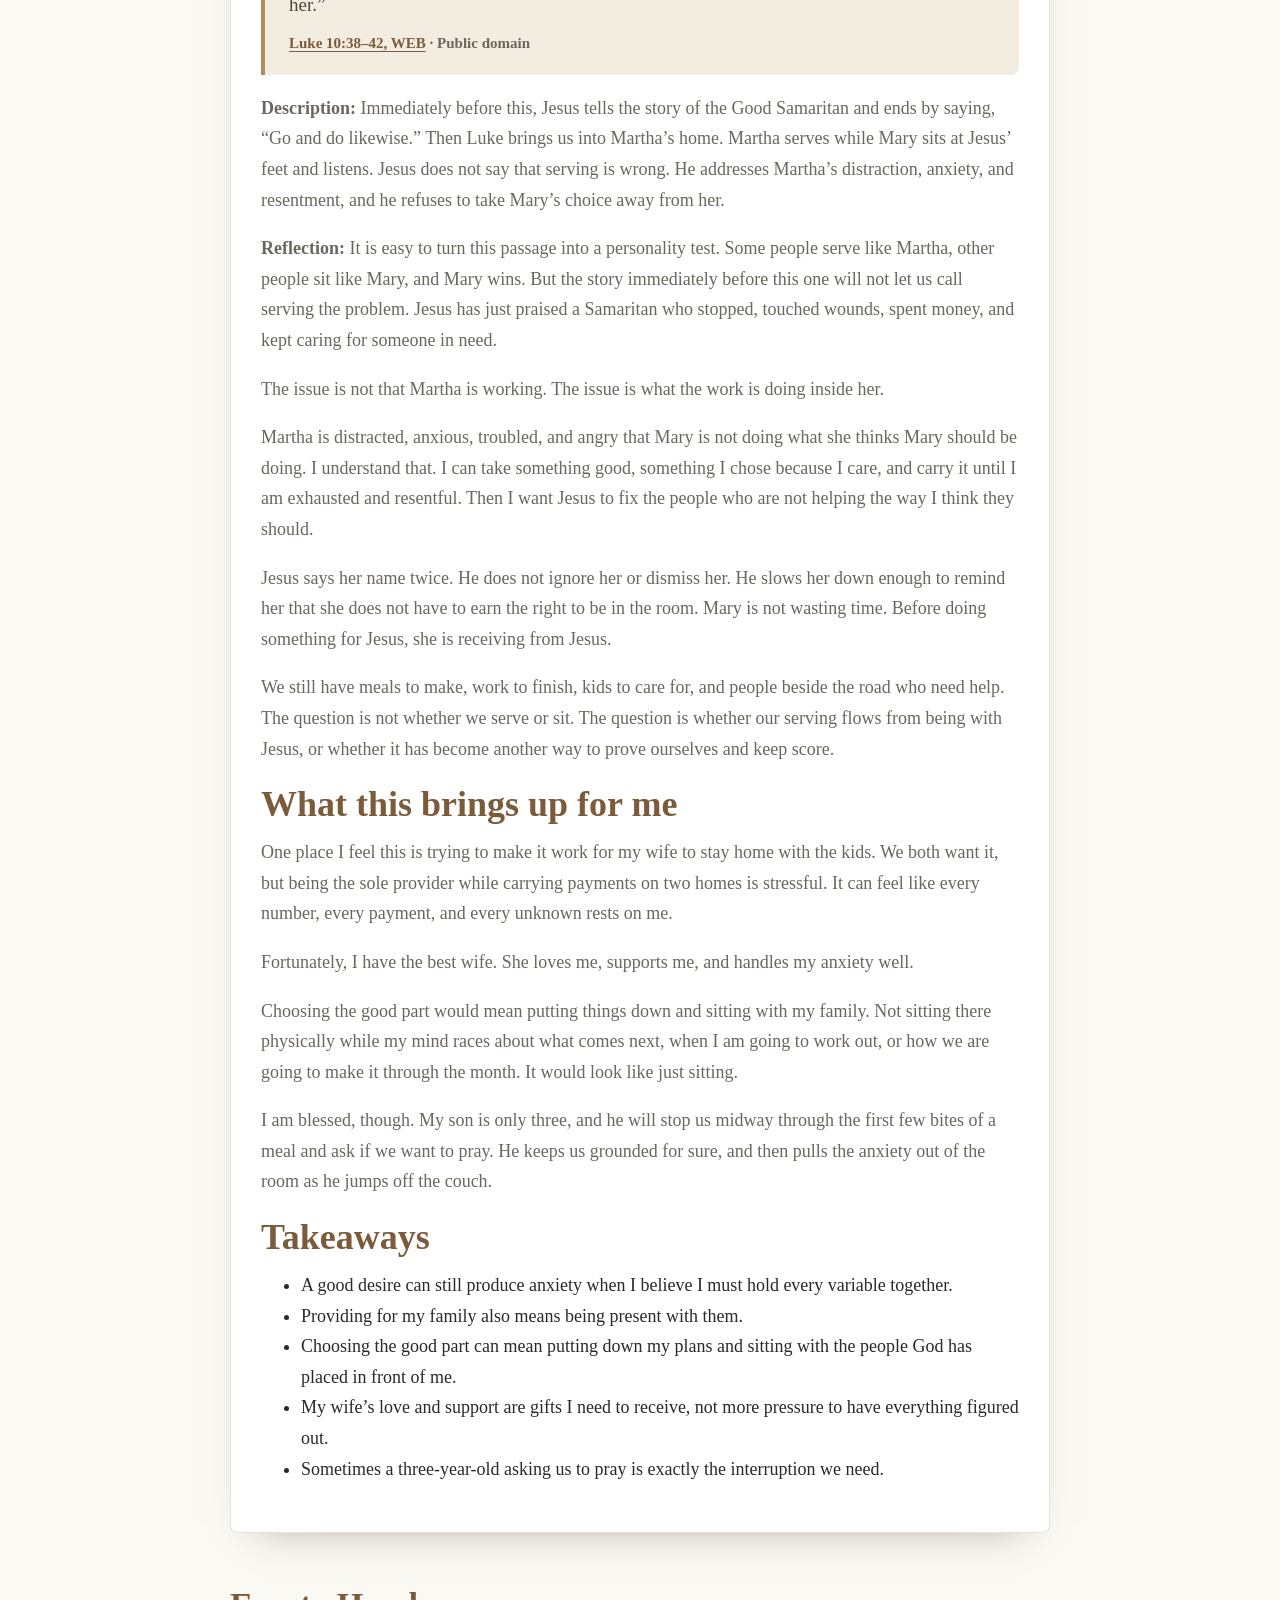
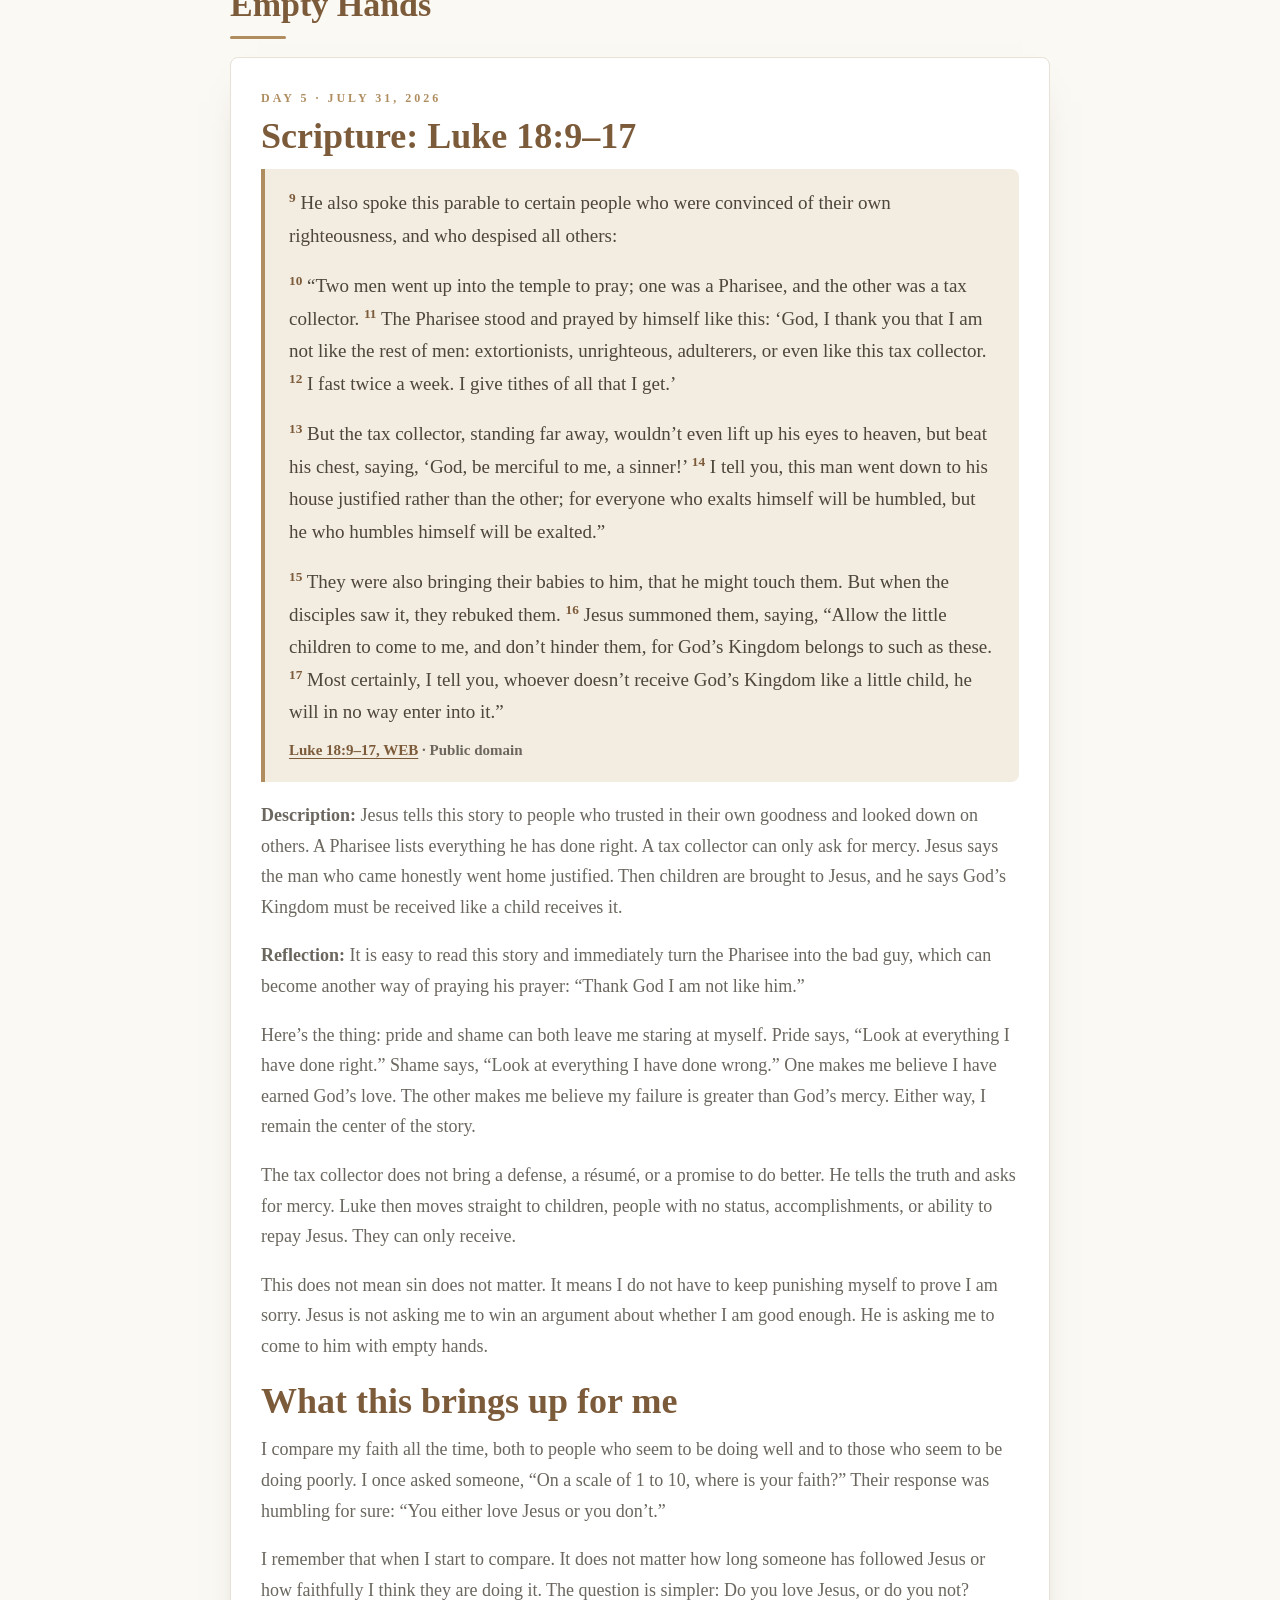
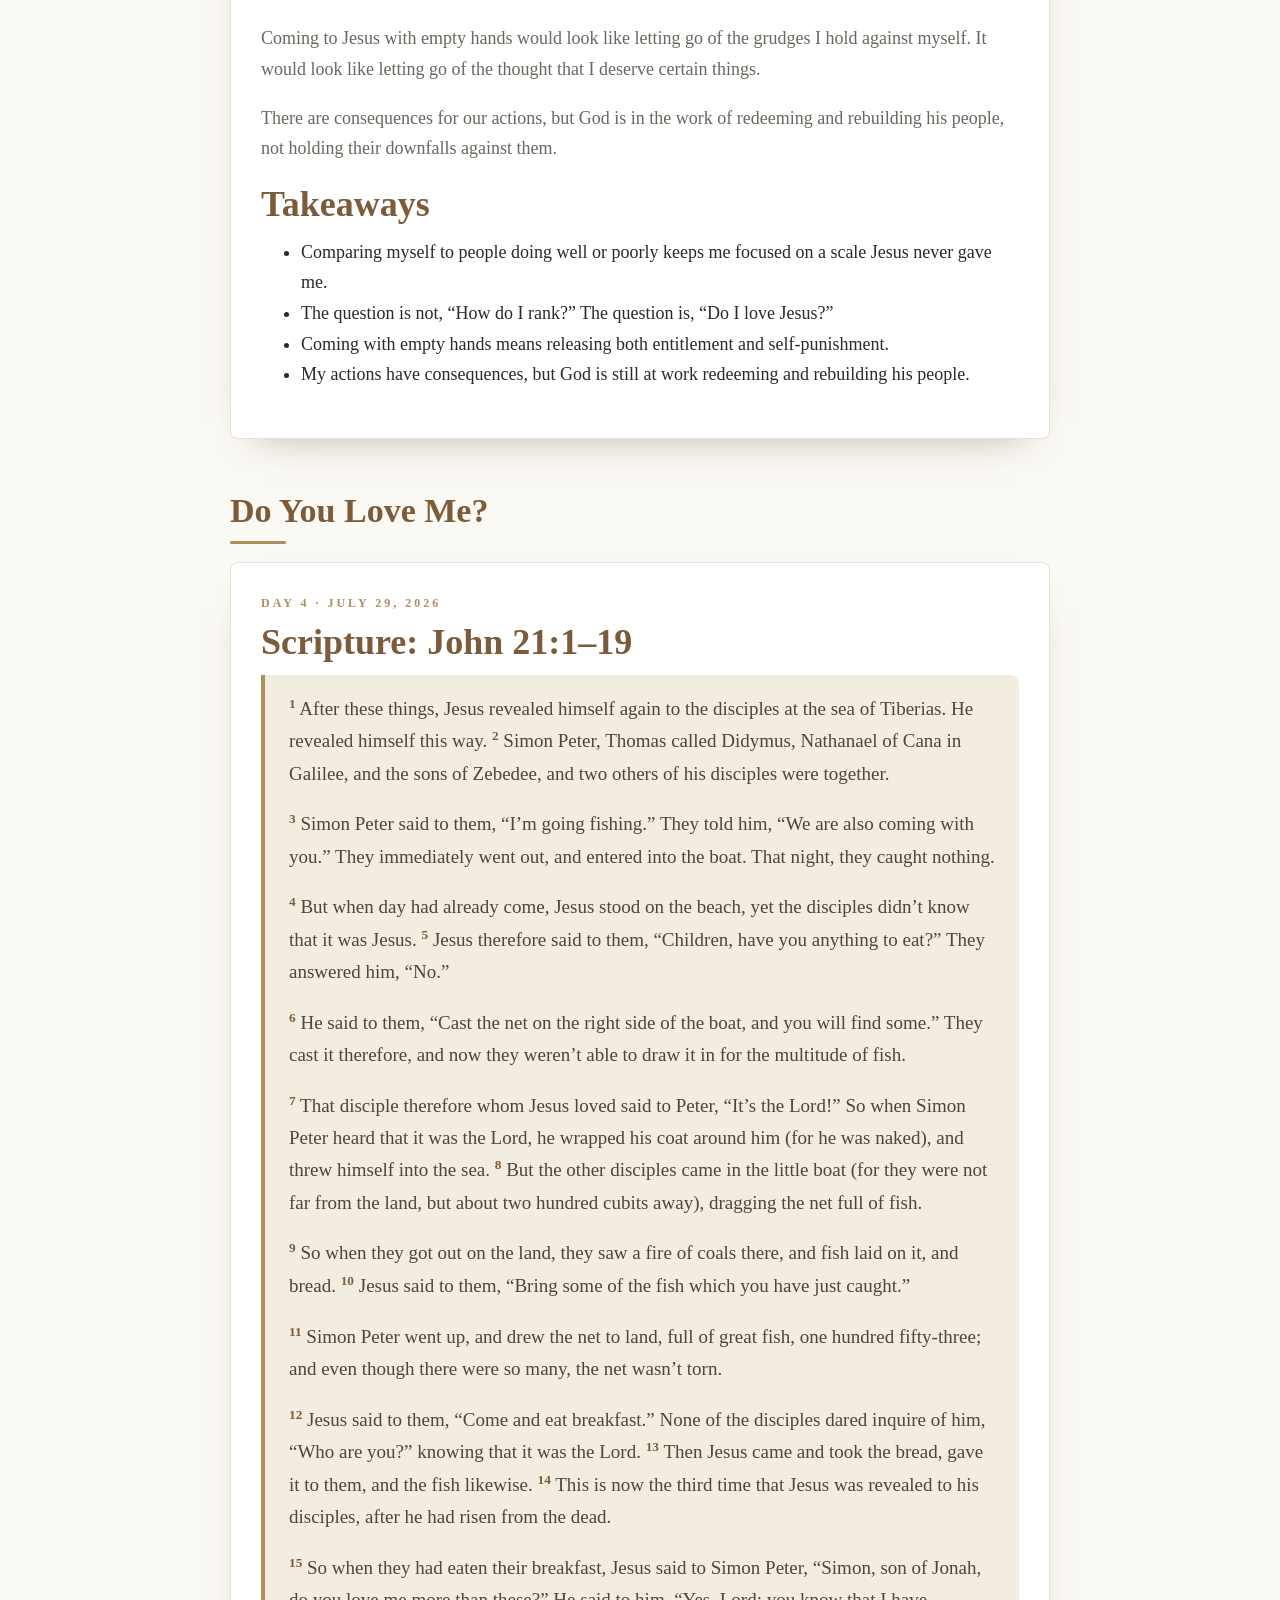
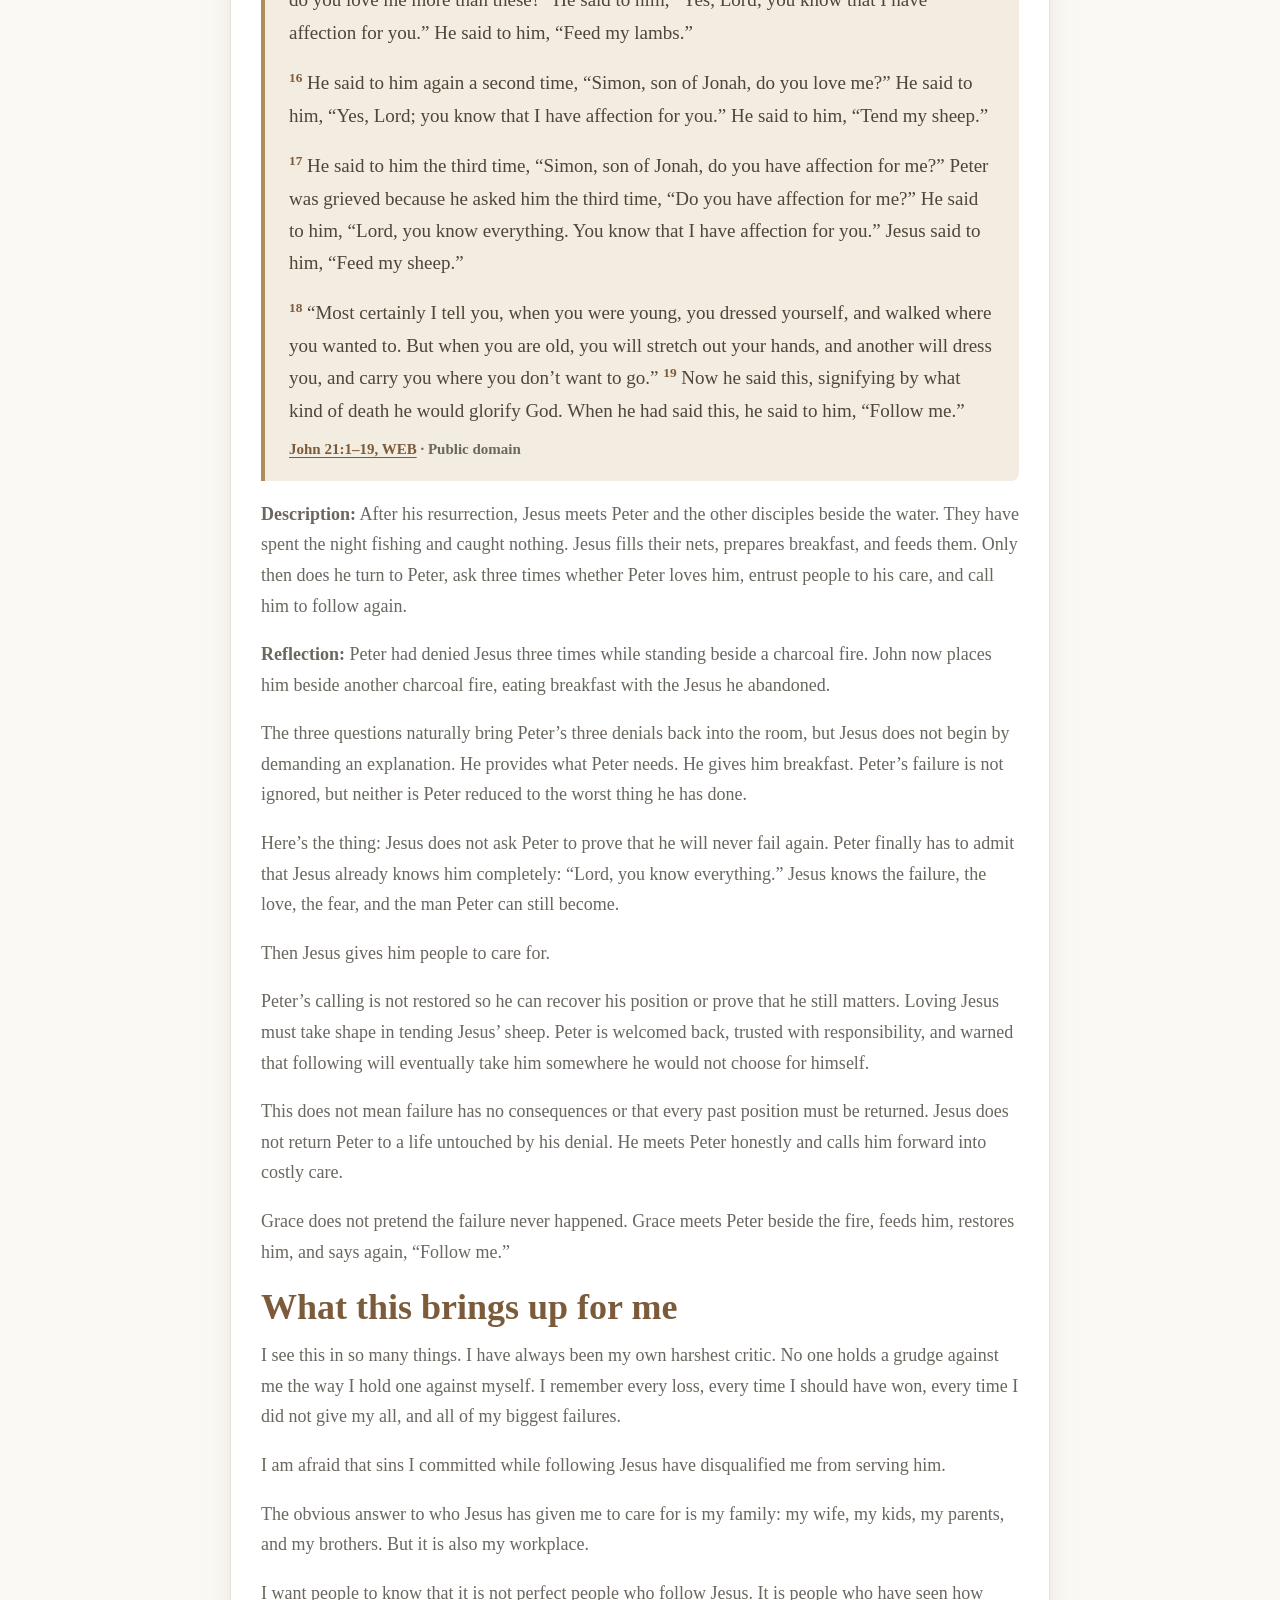
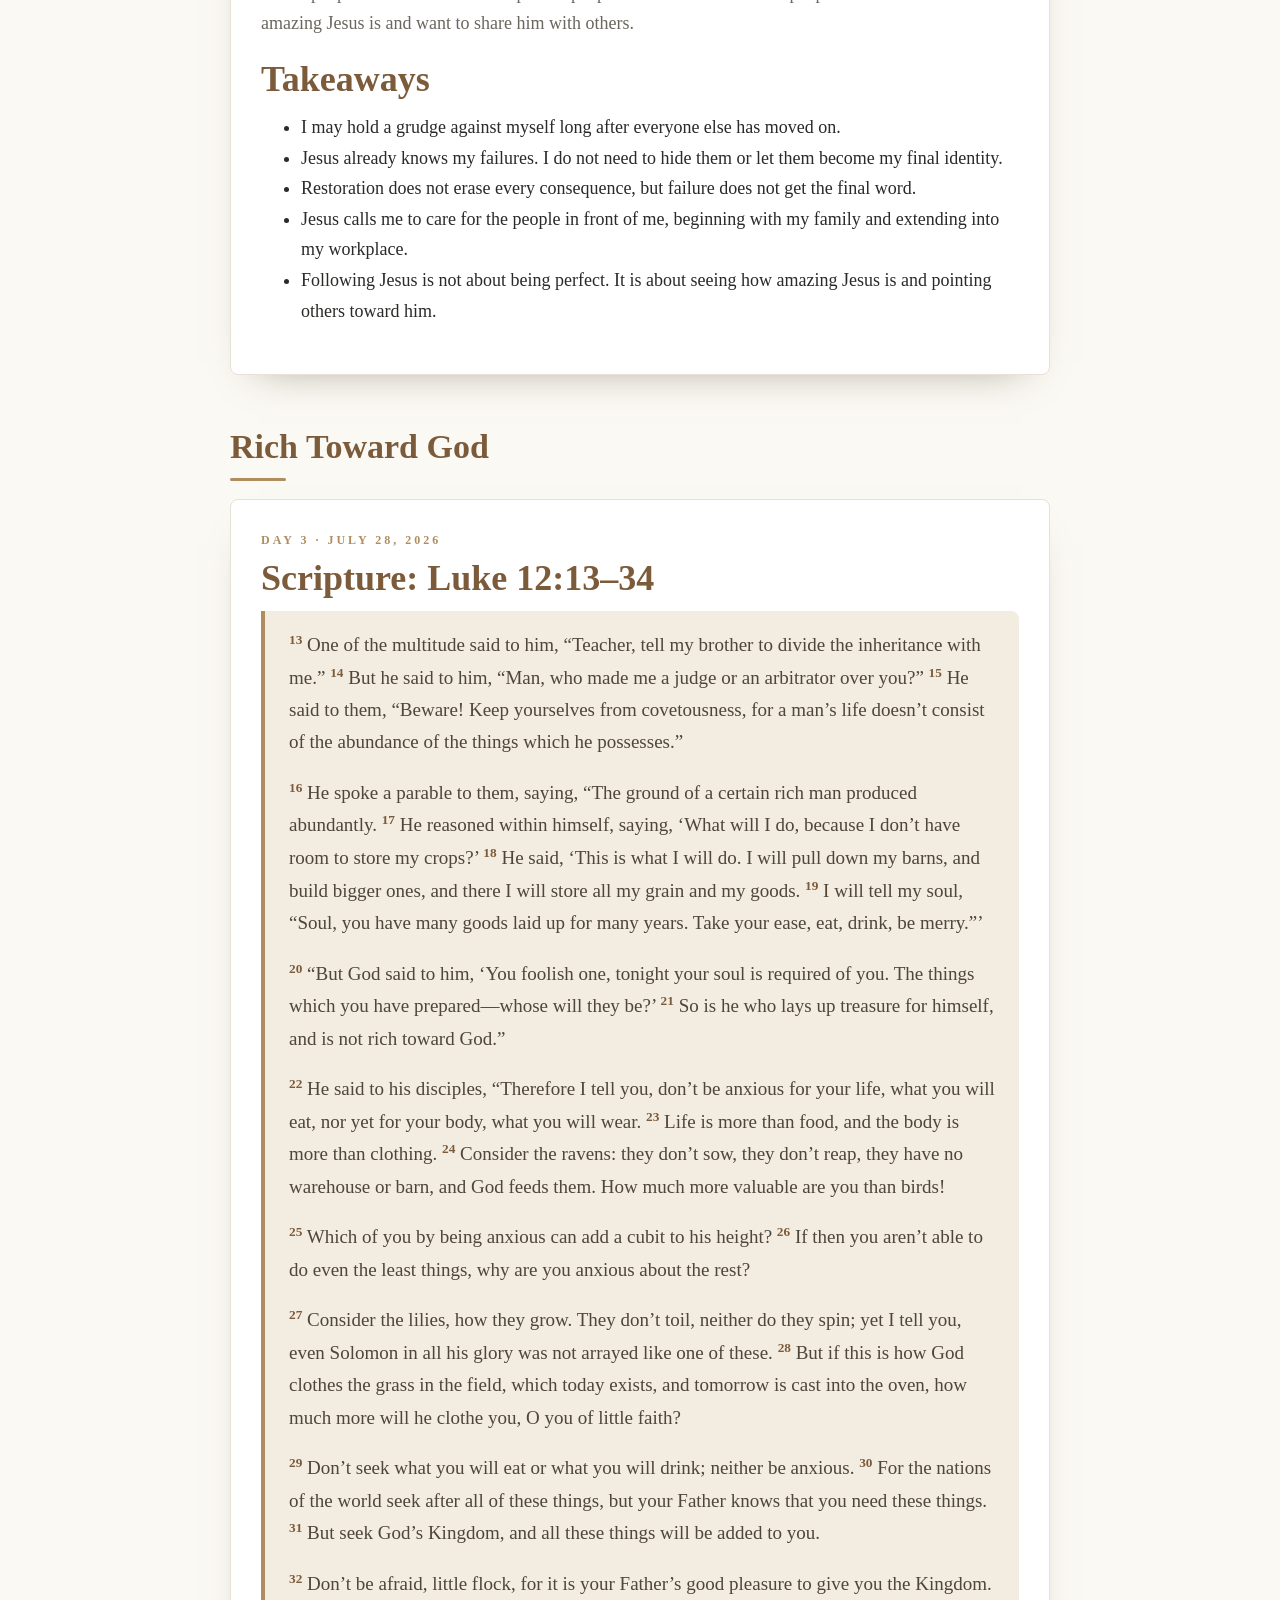
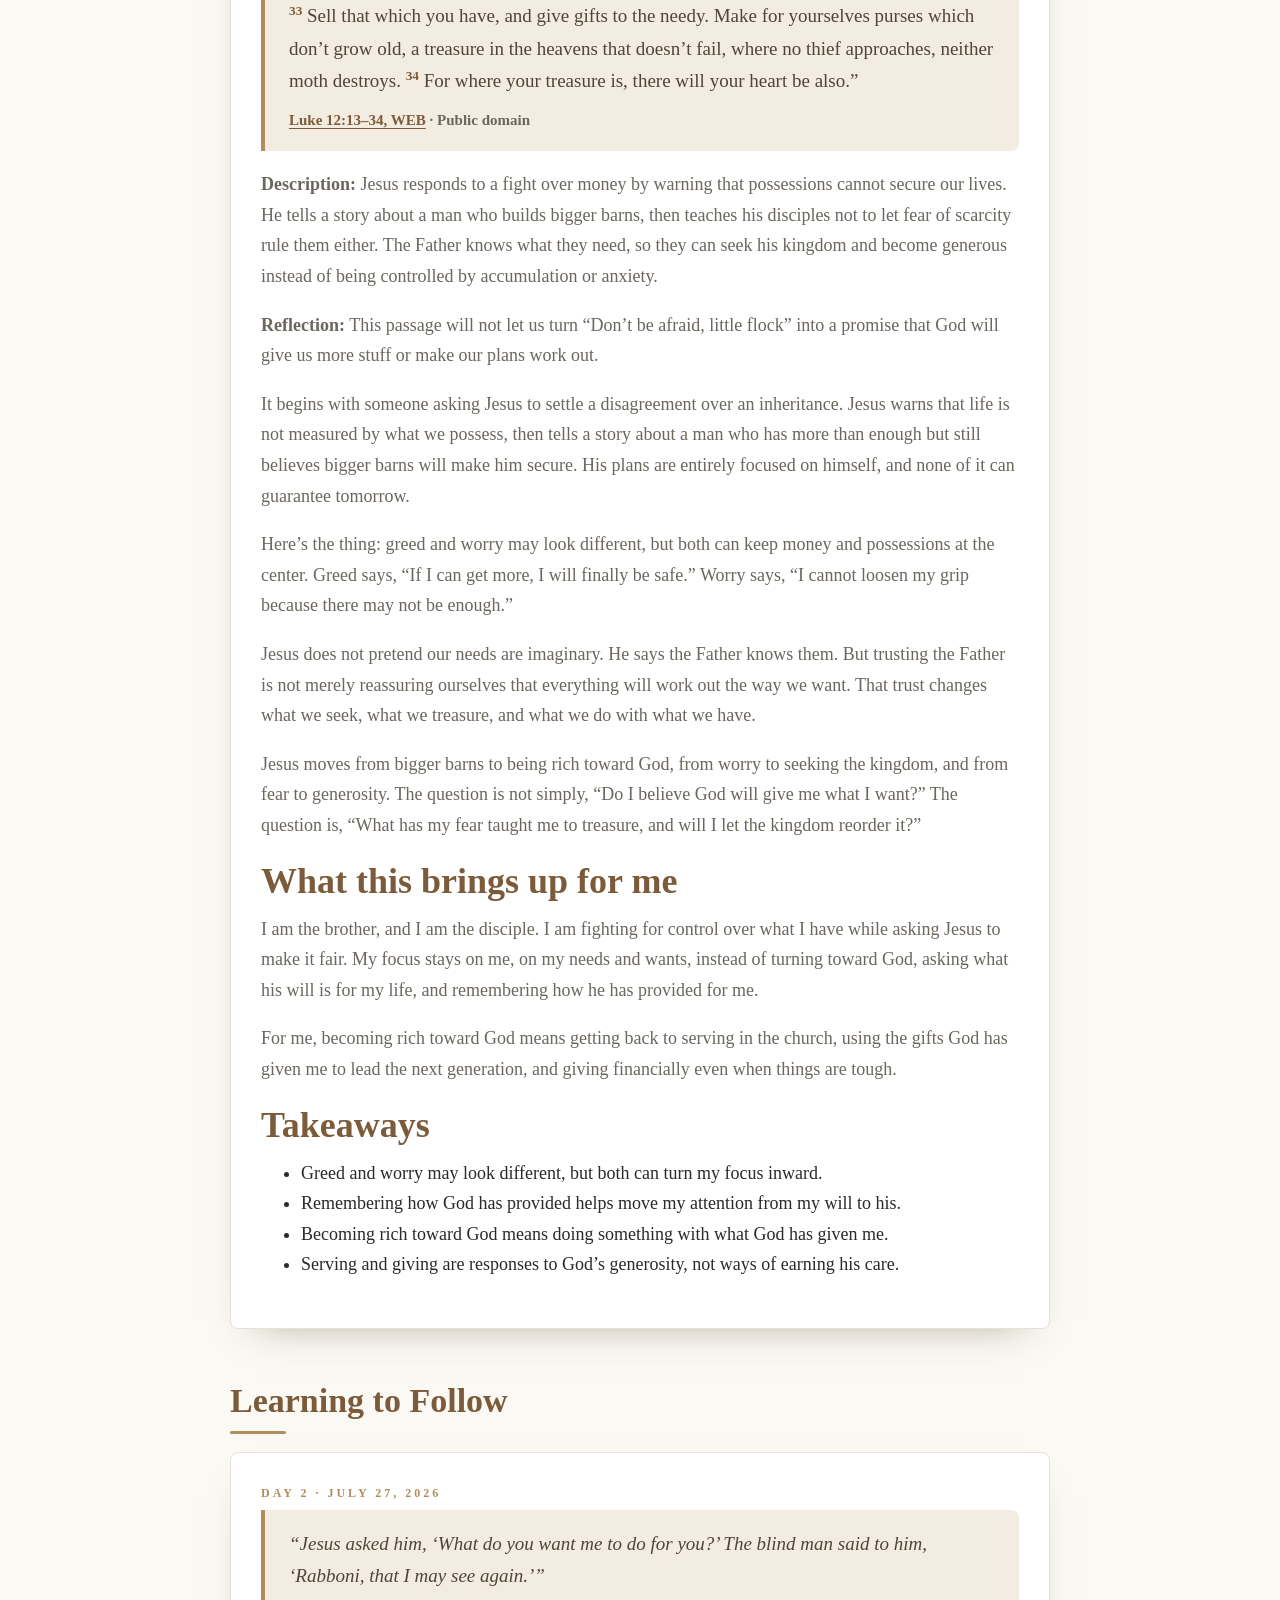
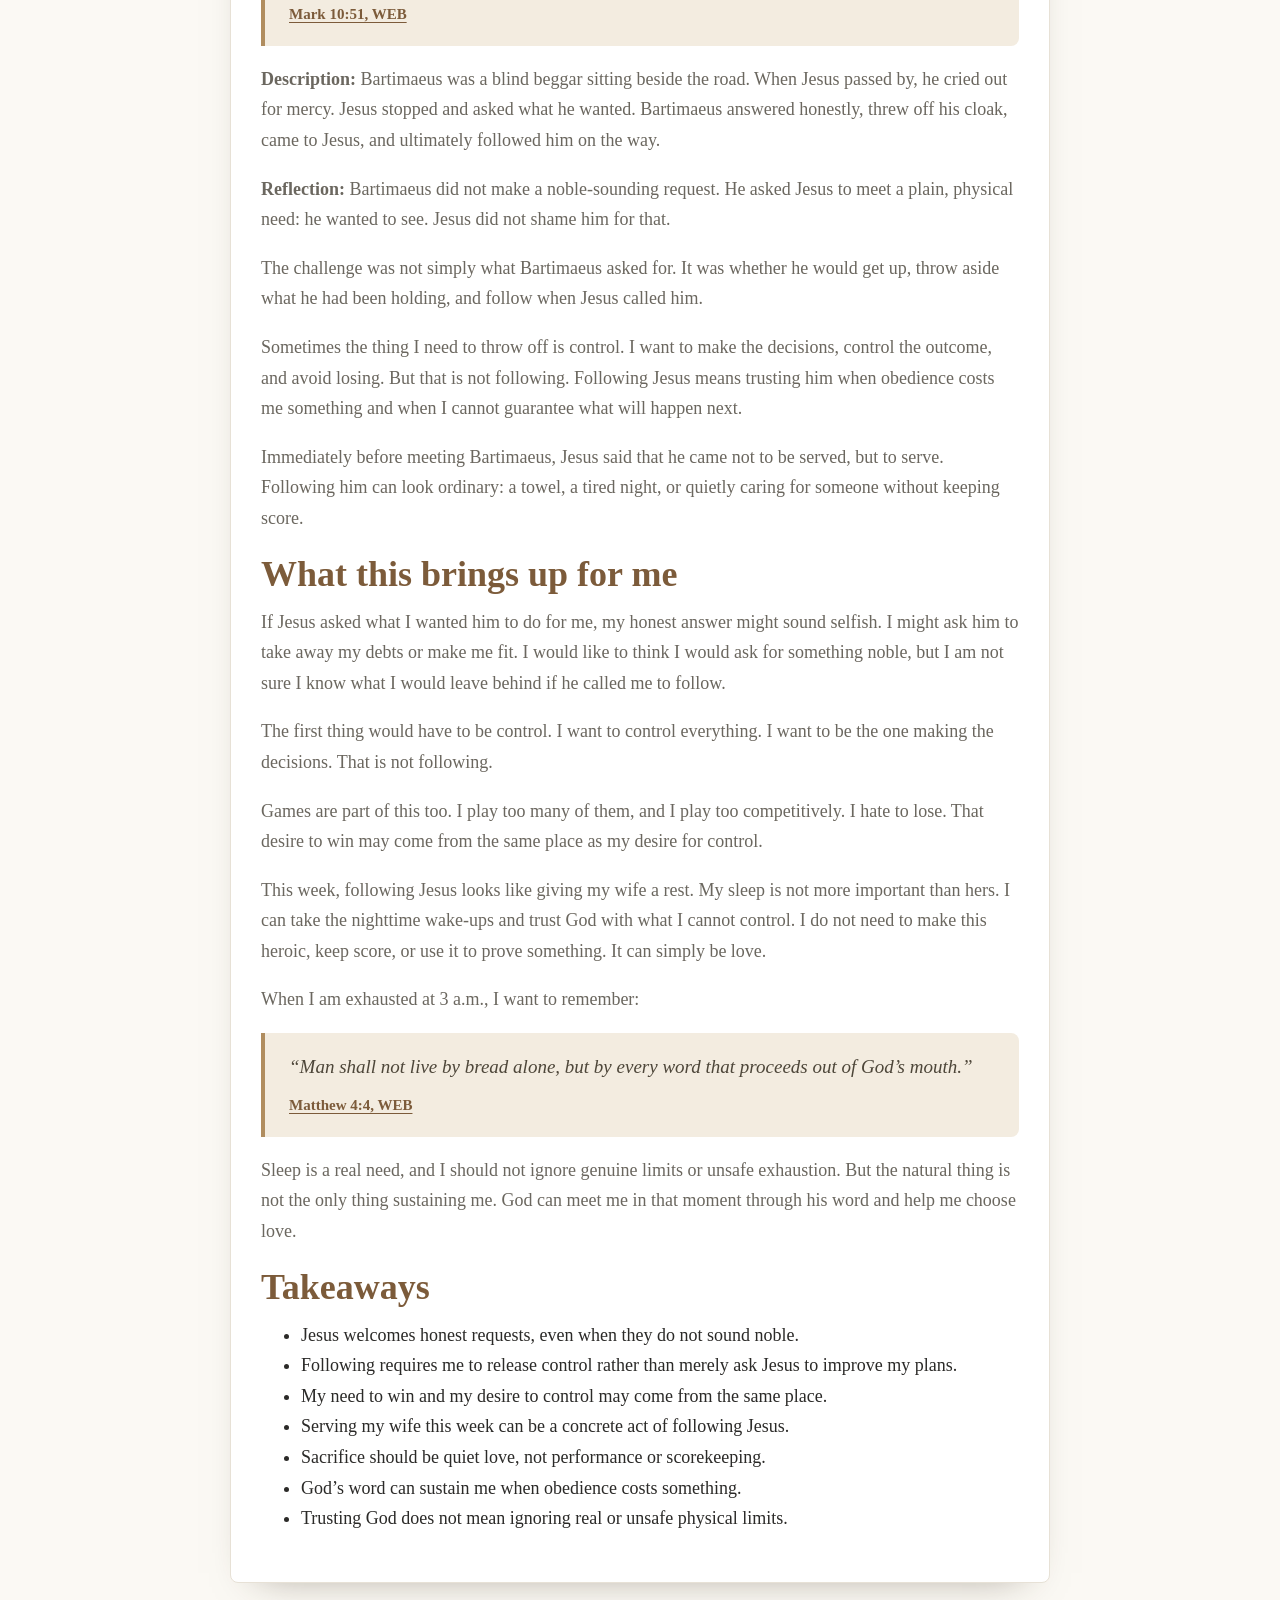
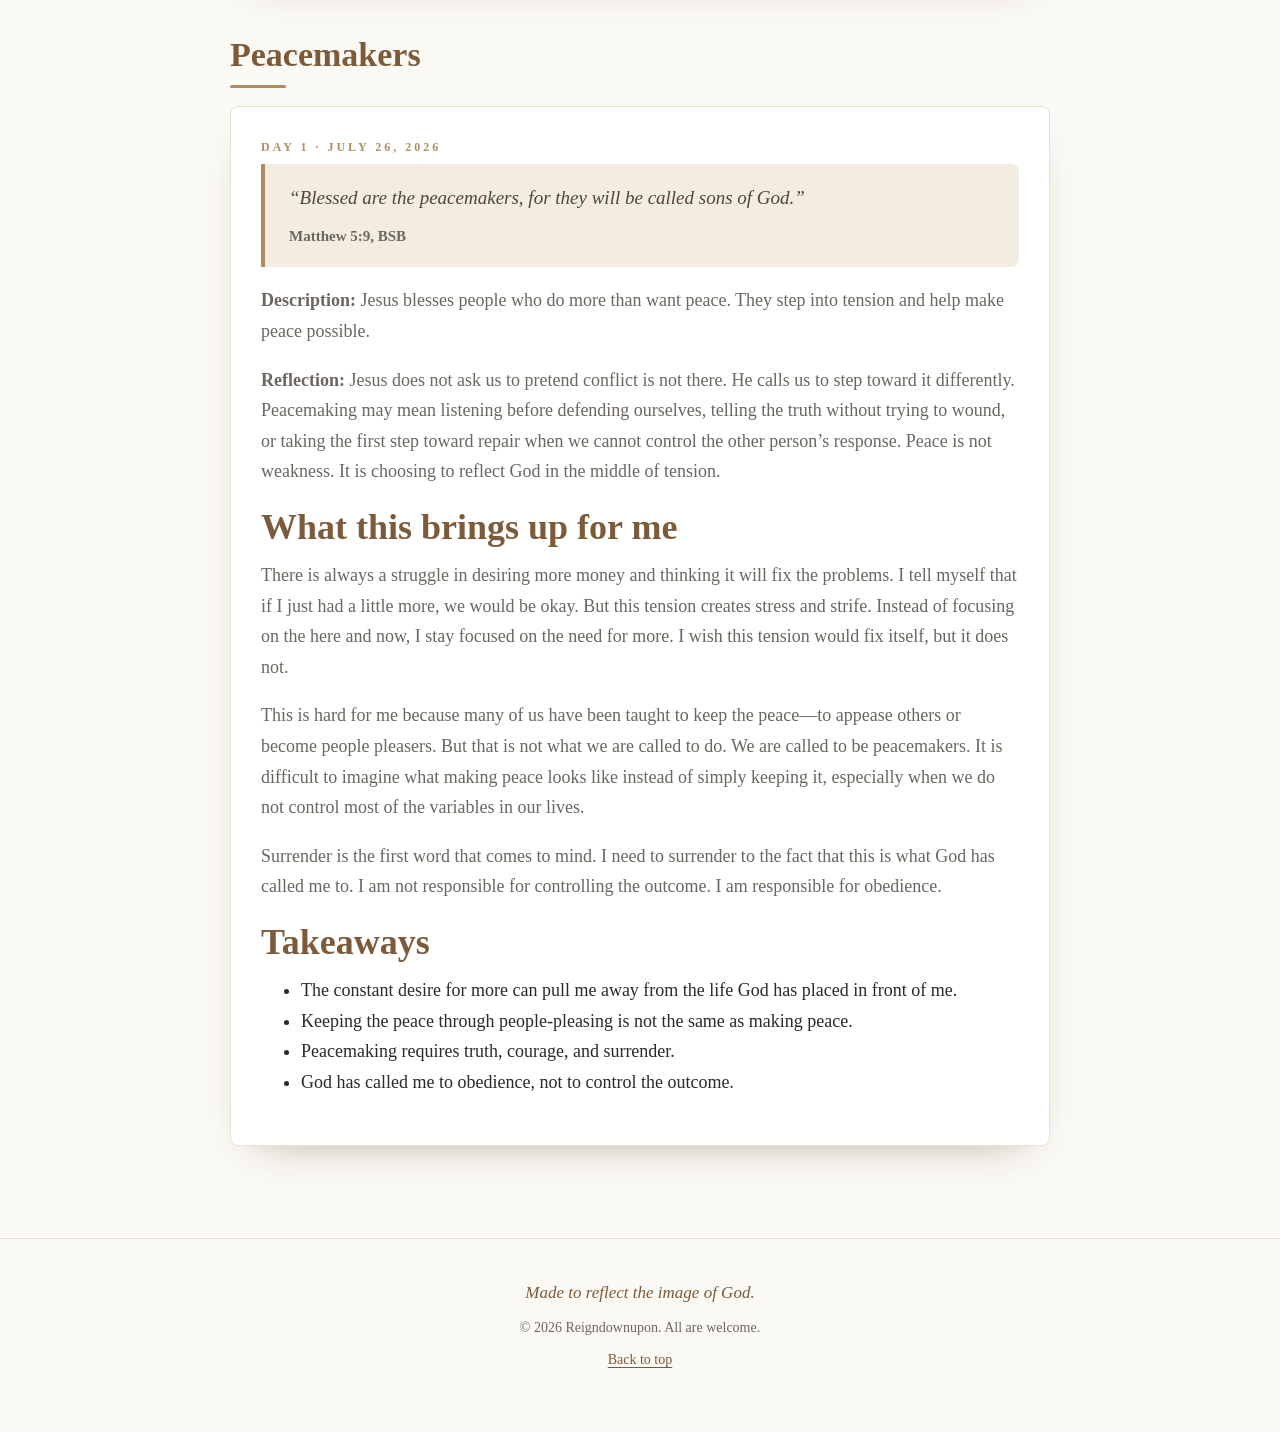
<file: daily-jesus.html>
<!doctype html>
<html lang="en">
  <head>
    <meta charset="utf-8">
    <meta name="viewport" content="width=device-width, initial-scale=1">
    <meta http-equiv="refresh" content="0; url=/dailyjesus/">
    <link rel="canonical" href="/dailyjesus/">
    <title>Redirecting | Reigndownupon</title>
    <link rel="icon" href="/favicon.svg?v=1" type="image/svg+xml">
  </head>
  <body>
    <p>Redirecting to <a href="/dailyjesus/">/dailyjesus/</a>.</p>
  </body>
</html>
</file>
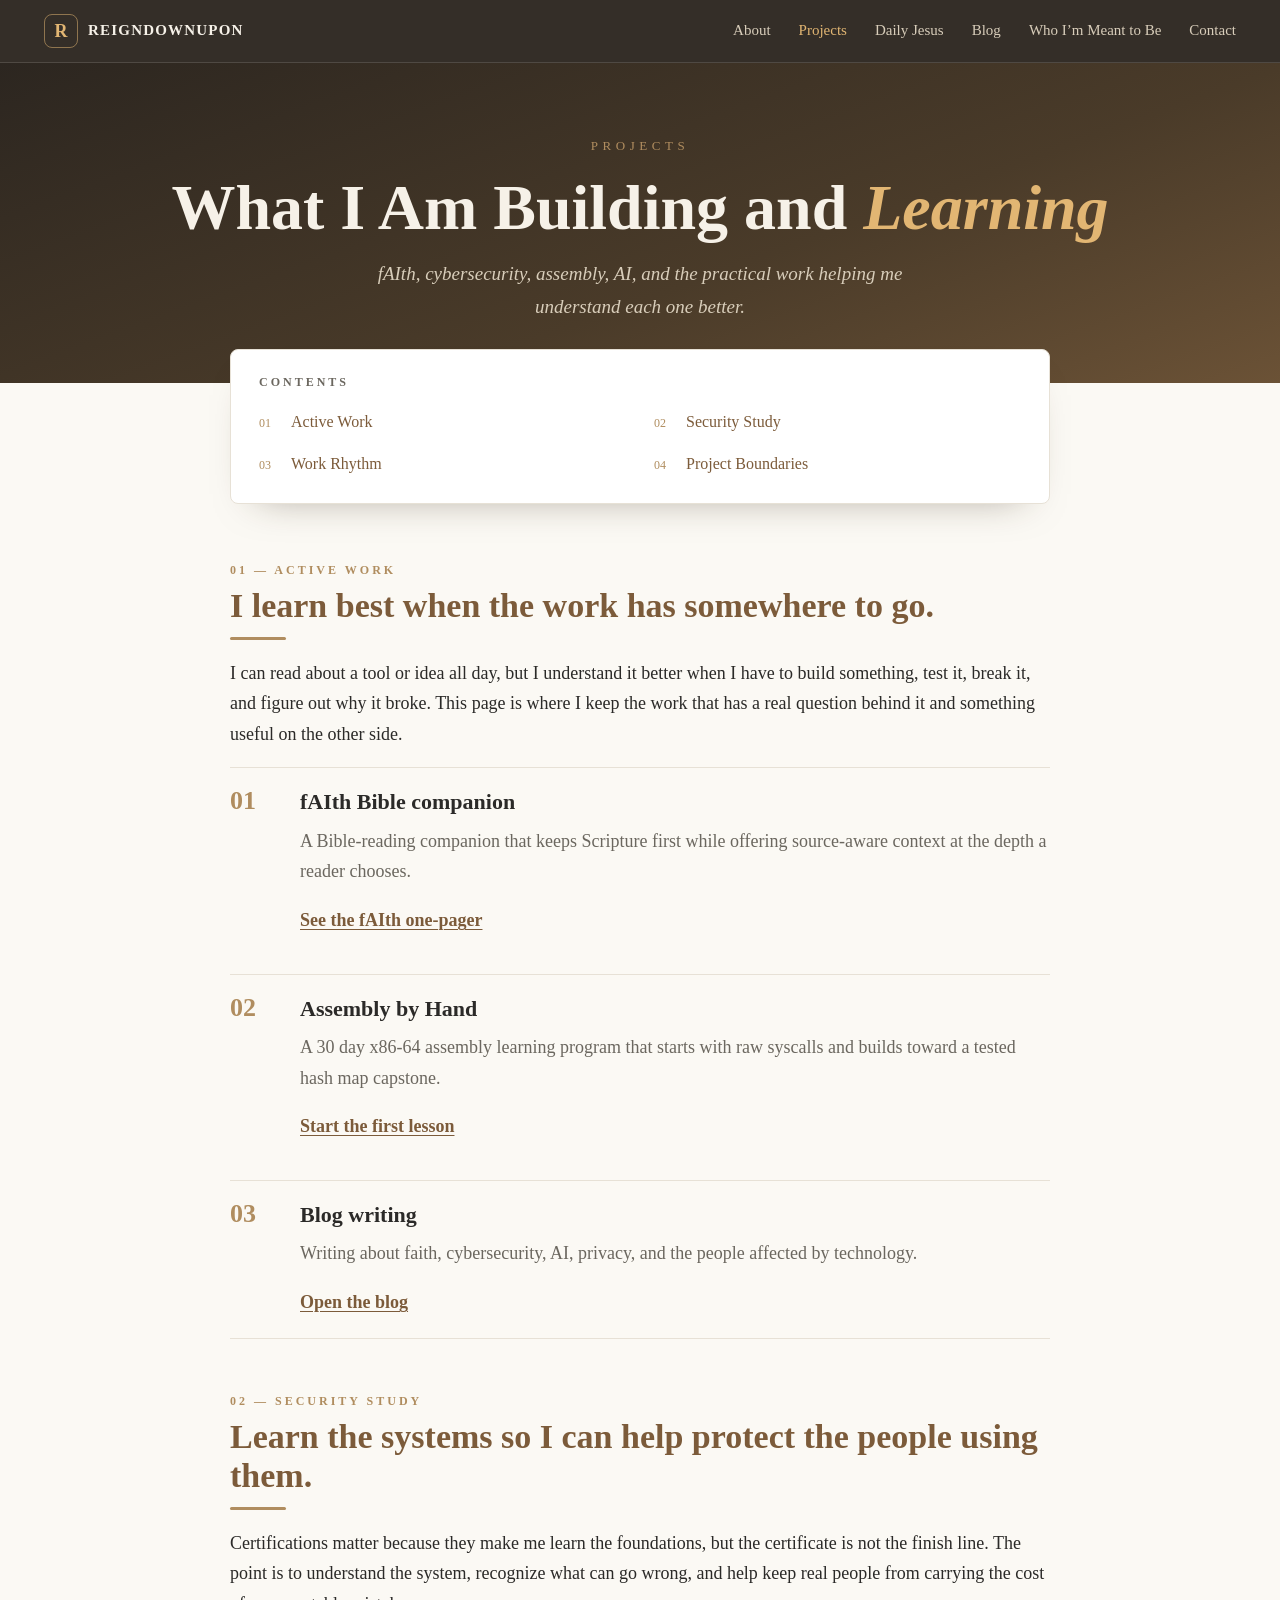
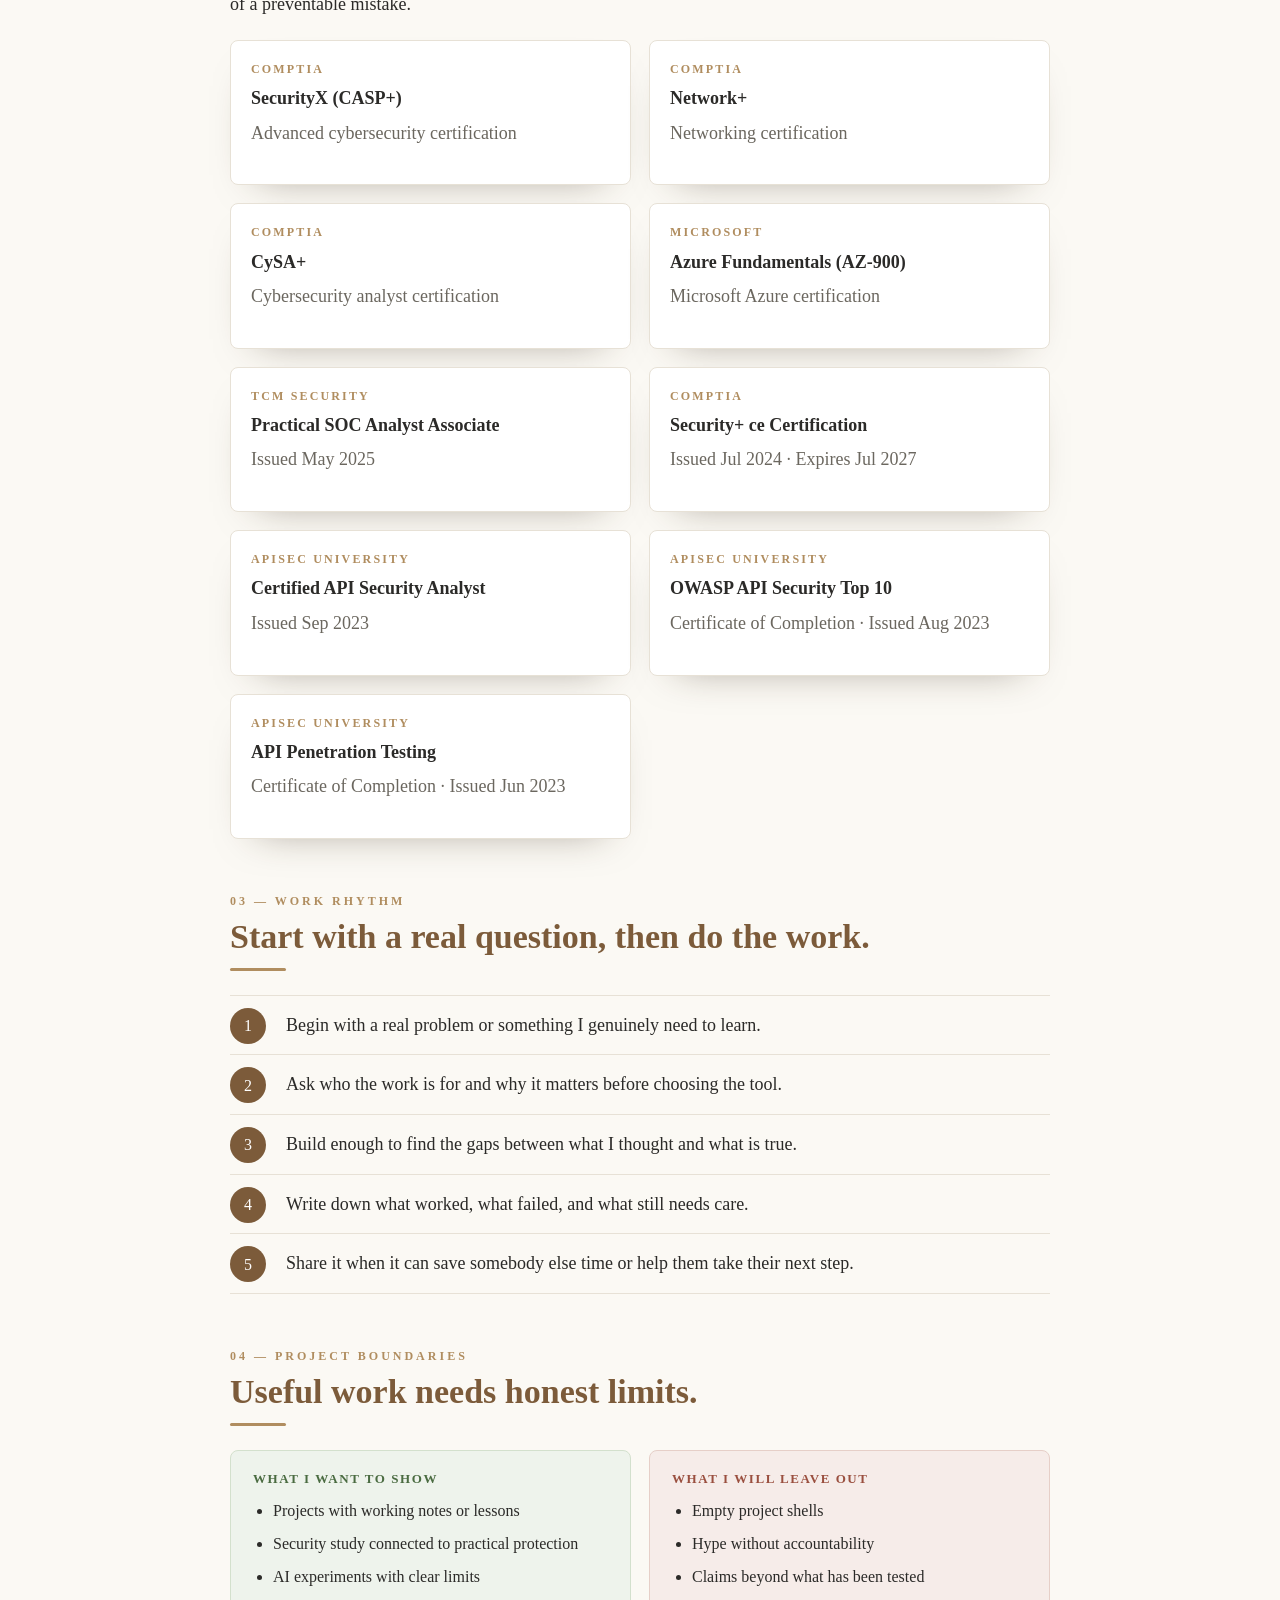
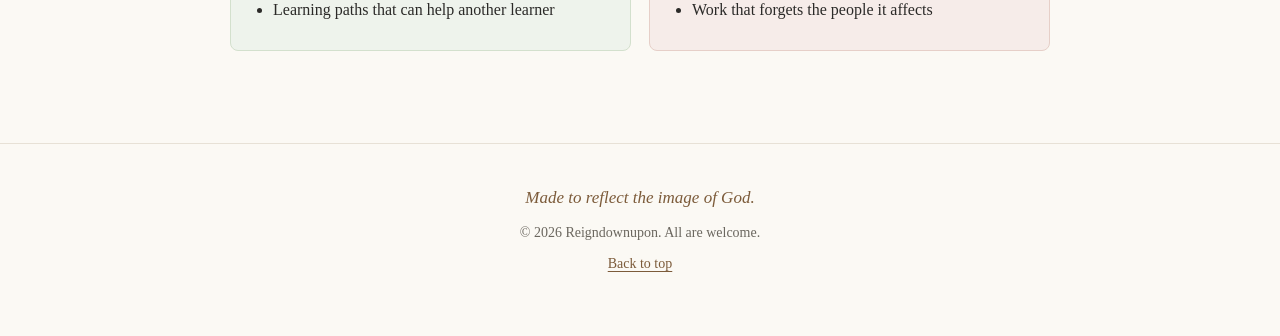
<file: projects.html>
<!doctype html>
<html lang="en">
  <head>
    <meta charset="utf-8">
    <meta name="viewport" content="width=device-width, initial-scale=1">
    <meta http-equiv="refresh" content="0; url=/projects/">
    <link rel="canonical" href="/projects/">
    <title>Redirecting | Reigndownupon</title>
    <link rel="icon" href="/favicon.svg?v=1" type="image/svg+xml">
  </head>
  <body>
    <p>Redirecting to <a href="/projects/">/projects/</a>.</p>
  </body>
</html>
</file>
<file: styles.css>
:root {
  color-scheme: light;
  --bg: #fbf9f4;
  --paper: #ffffff;
  --ink: #2b2a28;
  --muted: #6b675f;
  --accent: #7c5b3a;
  --accent-soft: #b08d5f;
  --line: #e7e1d6;
  --highlight: #f3ece0;
  --deep: #2c2620;
  --deep-mid: #4a3b29;
  --deep-warm: #6b5236;
  --good: #eef3ec;
  --good-line: #d3e0cd;
  --caution: #f6ece9;
  --caution-line: #e6cfc8;
  --max: 820px;
  --wide: 1040px;
  --shadow: 0 18px 40px -28px rgba(60, 45, 25, 0.5);
}

* {
  box-sizing: border-box;
}

html {
  scroll-behavior: smooth;
}

body {
  margin: 0;
  background: var(--bg);
  color: var(--ink);
  font-family: "Iowan Old Style", "Palatino Linotype", Palatino, Georgia, serif;
  font-size: 18px;
  line-height: 1.7;
}

img {
  display: block;
  max-width: 100%;
}

a {
  color: var(--accent);
  text-decoration-thickness: 1px;
  text-underline-offset: 0.18em;
}

a:hover {
  color: var(--ink);
}

p,
h1,
h2,
h3,
h4,
ol,
ul,
blockquote {
  margin-top: 0;
}

p {
  margin-bottom: 18px;
}

.site-header {
  position: sticky;
  top: 0;
  z-index: 10;
  display: flex;
  align-items: center;
  justify-content: space-between;
  gap: 20px;
  padding: 14px clamp(18px, 4vw, 44px);
  background: rgba(44, 38, 32, 0.96);
  color: #f6f1e8;
  border-bottom: 1px solid rgba(246, 241, 232, 0.14);
  backdrop-filter: blur(12px);
}

.brand {
  display: inline-flex;
  align-items: center;
  gap: 10px;
  color: #f6f1e8;
  font-size: 15px;
  font-weight: 700;
  letter-spacing: 0.08em;
  text-decoration: none;
  text-transform: uppercase;
}

.brand-mark {
  display: grid;
  width: 34px;
  height: 34px;
  place-items: center;
  border: 1px solid rgba(226, 182, 115, 0.52);
  border-radius: 8px;
  color: #e2b673;
  font-size: 18px;
  letter-spacing: 0;
}

.nav-links {
  display: flex;
  align-items: center;
  gap: clamp(14px, 3vw, 28px);
  color: #d8cdba;
  font-size: 15px;
}

.nav-links a {
  color: inherit;
  text-decoration: none;
}

.nav-links a:hover,
.nav-links a[aria-current="page"] {
  color: #e2b673;
}

.hero,
.section.project-hero {
  background: linear-gradient(160deg, var(--deep) 0%, var(--deep-mid) 60%, var(--deep-warm) 100%);
  color: #f6f1e8;
  margin: 0;
  max-width: none;
  padding: 72px 24px 60px;
  text-align: center;
}

.hero .mark,
.project-hero .eyebrow {
  margin: 0 0 18px;
  color: var(--accent-soft);
  font-size: 13px;
  letter-spacing: 0.35em;
  text-transform: uppercase;
}

.hero h1,
.project-hero h1 {
  margin: 0;
  color: #f6f1e8;
  font-size: clamp(46px, 9vw, 64px);
  font-weight: 600;
  letter-spacing: 0;
  line-height: 1.02;
}

.hero h1 .warm,
.project-hero h1 .warm {
  color: #e2b673;
  font-style: italic;
}

.hero p.tag,
.hero-copy {
  max-width: 590px;
  margin: 18px auto 0;
  color: #d8cdba;
  font-size: 19px;
  font-style: italic;
}

.hero-actions {
  display: flex;
  flex-wrap: wrap;
  justify-content: center;
  gap: 12px;
  margin-top: 26px;
}

.button {
  display: inline-flex;
  align-items: center;
  justify-content: center;
  min-height: 44px;
  padding: 9px 18px;
  border: 1px solid var(--accent);
  border-radius: 999px;
  color: var(--accent);
  font: inherit;
  font-size: 16px;
  font-weight: 700;
  text-decoration: none;
  cursor: pointer;
}

.button.primary {
  background: var(--accent);
  color: #ffffff;
}

.button.secondary {
  background: var(--paper);
}

.hero .button.secondary,
.project-hero .button.secondary {
  background: transparent;
  border-color: rgba(226, 182, 115, 0.68);
  color: #f6f1e8;
}

.hero .button.primary,
.project-hero .button.primary {
  border-color: #e2b673;
  background: #e2b673;
  color: #2c2620;
}

.toc {
  position: relative;
  z-index: 2;
  max-width: var(--max);
  margin: -34px auto 0;
  padding: 22px 28px;
  border: 1px solid var(--line);
  border-radius: 8px;
  background: var(--paper);
  box-shadow: var(--shadow);
}

.toc h2 {
  margin: 0 0 12px;
  color: var(--muted);
  font-size: 12px;
  letter-spacing: 0.25em;
  text-transform: uppercase;
}

.daily-about-intro {
  position: relative;
  z-index: 2;
  max-width: var(--max);
  margin: -34px auto 0;
  padding: 26px 28px;
  border: 1px solid var(--line);
  border-radius: 8px;
  background: var(--paper);
  box-shadow: var(--shadow);
}

.daily-about-intro p:last-child {
  margin-bottom: 0;
}

.daily-about-intro + .toc {
  margin-top: 18px;
}

.toc-latest {
  margin-bottom: 12px;
}

.toc-list {
  padding-top: 12px;
  border-top: 1px solid var(--line);
}

.toc-list-toggle {
  display: inline-flex;
  min-height: 44px;
  align-items: center;
  padding: 8px 16px;
  border: 1px solid var(--accent);
  border-radius: 999px;
  background: var(--paper);
  color: var(--accent);
  font-family: inherit;
  font-size: 15px;
  font-weight: 700;
  cursor: pointer;
}

.toc-list-toggle::after {
  content: "+";
  margin-left: 8px;
  font-size: 18px;
  line-height: 1;
}

.toc-list-toggle[aria-expanded="true"]::after {
  content: "−";
}

.toc-list.is-open {
  padding-top: 0;
  border-top: 0;
}

.toc-list .toc-archive {
  margin: 0 0 12px;
  padding: 0 0 12px;
  border-bottom: 1px solid var(--line);
}

.toc-list .toc-archive[hidden] {
  display: none;
}

.toc ol {
  display: grid;
  grid-template-columns: repeat(2, 1fr);
  gap: 6px 28px;
  margin: 0;
  padding: 0;
  list-style: none;
}

.toc a {
  display: flex;
  align-items: baseline;
  gap: 10px;
  padding: 4px 0;
  color: var(--accent);
  font-size: 16px;
  text-decoration: none;
}

.toc a .n {
  flex: none;
  width: 22px;
  color: var(--accent-soft);
  font-size: 12px;
}

main.wrap,
main#top:not(.wrap) {
  padding: 56px 0 40px;
}

.wrap,
.section {
  max-width: var(--max);
  margin-right: auto;
  margin-left: auto;
  padding-right: 24px;
  padding-left: 24px;
}

.wrap > .section {
  padding-right: 0;
  padding-left: 0;
}

section,
.section {
  margin-bottom: 52px;
  scroll-margin-top: 88px;
}

.wide {
  max-width: var(--wide);
}

.kicker,
.eyebrow,
.card-kicker,
.date {
  margin: 0 0 6px;
  color: var(--accent-soft);
  font-size: 12px;
  font-weight: 700;
  letter-spacing: 0.25em;
  text-transform: uppercase;
}

section h2,
.section h2 {
  position: relative;
  margin: 0 0 18px;
  padding-bottom: 14px;
  color: var(--accent);
  font-size: clamp(28px, 6vw, 34px);
  font-weight: 600;
  line-height: 1.16;
}

section h2::after,
.section h2::after {
  content: "";
  position: absolute;
  bottom: 0;
  left: 0;
  width: 56px;
  height: 3px;
  border-radius: 2px;
  background: var(--accent-soft);
}

h3 {
  margin-bottom: 10px;
  color: var(--ink);
  font-size: 22px;
  line-height: 1.25;
}

h4 {
  margin-bottom: 8px;
  color: var(--ink);
  font-size: 18px;
  line-height: 1.25;
}

.section-heading {
  margin-bottom: 26px;
}

.section-heading-row {
  display: flex;
  align-items: flex-end;
  justify-content: space-between;
  gap: 20px;
}

.section-heading-row > div {
  max-width: 620px;
}

.pull {
  margin: 26px 0;
  padding: 18px 24px;
  border-left: 4px solid var(--accent-soft);
  border-radius: 0 8px 8px 0;
  background: var(--highlight);
  color: #4d4639;
  font-size: 19px;
  font-style: italic;
}

.example,
.blog-post,
.daily-feature,
.holding-card,
.path-card,
.credential-grid article,
.contact-form,
.contact-card,
.archive-grid article {
  border: 1px solid var(--line);
  border-radius: 8px;
  background: var(--paper);
  box-shadow: var(--shadow);
}

.example {
  margin: 26px 0;
  padding: 26px 28px;
}

.example h3 {
  margin: 0 0 12px;
  color: var(--accent);
  font-size: 15px;
  letter-spacing: 0.15em;
  text-transform: uppercase;
}

.example ul {
  margin: 14px 0 0;
  padding-left: 22px;
}

.example li {
  margin-bottom: 8px;
}

.feature-image {
  overflow: hidden;
  margin: 26px 0;
  border: 1px solid var(--line);
  border-radius: 8px;
  background: var(--paper);
  box-shadow: var(--shadow);
}

.feature-image img {
  width: 100%;
  aspect-ratio: 16 / 9;
  object-fit: cover;
}

.feature-image figcaption {
  padding: 12px 16px 14px;
  color: var(--muted);
  font-size: 15px;
  line-height: 1.45;
}

.feature-grid,
.path-grid,
.article-grid,
.archive-grid,
.credential-grid {
  display: grid;
  grid-template-columns: repeat(2, minmax(0, 1fr));
  gap: 18px;
}

.path-grid {
  grid-template-columns: repeat(3, minmax(0, 1fr));
}

.path-card,
.archive-grid article {
  padding: 20px 22px;
}

.holding-card {
  padding: clamp(22px, 4vw, 30px);
}

.holding-card h3 {
  margin-bottom: 10px;
  color: var(--accent);
  font-size: clamp(28px, 5vw, 36px);
  font-weight: 600;
}

.holding-card p {
  max-width: 720px;
  color: var(--muted);
}

.holding-card a {
  font-weight: 700;
}

.path-card p,
.archive-grid p,
.blog-post p,
.daily-feature p,
.contact-card p,
.credential-grid p,
.work-list p {
  color: var(--muted);
}

.path-card a,
.work-list a,
.blog-post a,
.daily-feature a {
  font-weight: 700;
}

.boundary {
  display: grid;
  grid-template-columns: 1fr 1fr;
  gap: 18px;
  margin: 24px 0;
}

.boundary .card {
  padding: 20px 22px;
  border: 1px solid var(--line);
  border-radius: 8px;
}

.boundary .is {
  border-color: var(--good-line);
  background: var(--good);
}

.boundary .isnt {
  border-color: var(--caution-line);
  background: var(--caution);
}

.boundary h4 {
  margin: 0 0 10px;
  font-size: 13px;
  letter-spacing: 0.12em;
  text-transform: uppercase;
}

.boundary .is h4 {
  color: #4a6b41;
}

.boundary .isnt h4 {
  color: #9a4f3f;
}

.boundary ul {
  margin: 0;
  padding-left: 20px;
}

.boundary li {
  margin-bottom: 6px;
  font-size: 16px;
}

.steps {
  counter-reset: step;
  margin: 24px 0 0;
  padding: 0;
  list-style: none;
}

.steps li {
  position: relative;
  counter-increment: step;
  padding: 14px 0 14px 56px;
  border-top: 1px solid var(--line);
}

.steps li:last-child {
  border-bottom: 1px solid var(--line);
}

.steps li::before {
  content: counter(step);
  position: absolute;
  top: 12px;
  left: 0;
  display: flex;
  width: 36px;
  height: 36px;
  align-items: center;
  justify-content: center;
  border-radius: 50%;
  background: var(--accent);
  color: #ffffff;
  font-size: 16px;
}

.work-list,
.article-list,
.lesson-grid {
  display: grid;
  gap: 18px;
}

.work-list article {
  display: grid;
  grid-template-columns: 52px minmax(0, 1fr);
  gap: 18px;
  padding: 20px 0;
  border-top: 1px solid var(--line);
}

.work-list article:last-child {
  border-bottom: 1px solid var(--line);
}

.work-list span {
  color: var(--accent-soft);
  font-size: 26px;
  font-weight: 700;
  line-height: 1;
}

.blog-post,
.daily-feature {
  padding: clamp(22px, 4vw, 30px);
}

.blog-post h3,
.daily-feature h3 {
  color: var(--accent);
  font-size: clamp(28px, 5vw, 36px);
  font-weight: 600;
}

.article-source {
  color: var(--ink);
  font-weight: 700;
}

.blog-post ul {
  margin-top: 0;
  padding-left: 24px;
}

.daily-feature blockquote,
.blog-post blockquote {
  margin: 0 0 18px;
  padding: 18px 24px;
  border-left: 4px solid var(--accent-soft);
  border-radius: 0 8px 8px 0;
  background: var(--highlight);
  color: #4d4639;
  font-size: 19px;
  font-style: italic;
}

.daily-feature blockquote cite,
.blog-post blockquote cite {
  display: block;
  margin-top: 10px;
  color: var(--muted);
  font-size: 15px;
  font-style: normal;
  font-weight: 700;
}

.daily-feature .scripture-passage {
  font-style: normal;
}

.daily-feature .scripture-passage p {
  color: inherit;
}

.daily-feature .scripture-passage p:last-of-type {
  margin-bottom: 0;
}

.daily-feature .scripture-passage sup {
  color: var(--accent);
  font-size: 0.7em;
  font-weight: 700;
}

.daily-feature ol {
  display: grid;
  gap: 10px;
  margin: 18px 0;
  padding-left: 22px;
  color: var(--ink);
}

.daily-prayer {
  color: var(--accent);
  font-weight: 700;
}

.study-certs {
  margin-top: 34px;
  padding-top: 28px;
  border-top: 1px solid var(--line);
}

.credential-grid {
  grid-template-columns: repeat(2, minmax(0, 1fr));
  margin-top: 20px;
}

.credential-grid article {
  padding: 18px 20px;
}

.credential-grid span {
  display: block;
  margin-bottom: 8px;
  color: var(--accent-soft);
  font-size: 12px;
  font-weight: 700;
  letter-spacing: 0.18em;
  text-transform: uppercase;
}

.contact {
  display: grid;
  grid-template-columns: minmax(0, 0.82fr) minmax(280px, 1fr);
  gap: 28px;
  align-items: start;
}

.contact-form,
.contact-card {
  display: grid;
  gap: 16px;
  padding: 22px;
}

label {
  display: grid;
  gap: 6px;
  color: var(--muted);
  font-size: 16px;
  font-weight: 700;
}

input,
select,
textarea {
  width: 100%;
  border: 1px solid var(--line);
  border-radius: 8px;
  padding: 12px 13px;
  background: #fffdf8;
  color: var(--ink);
  font: inherit;
  font-size: 16px;
}

textarea {
  resize: vertical;
}

.project-summary pre {
  overflow-x: auto;
  padding: 16px;
  border: 1px solid var(--line);
  border-radius: 8px;
  background: var(--paper);
}

.lesson-card {
  overflow: hidden;
  border: 1px solid var(--line);
  border-radius: 8px;
  background: var(--paper);
}

.lesson-card summary {
  display: grid;
  grid-template-columns: 88px minmax(0, 1fr);
  gap: 14px;
  align-items: center;
  padding: 16px 18px;
  cursor: pointer;
  font-weight: 700;
}

.lesson-card summary span {
  color: var(--accent-soft);
}

.lesson-body {
  display: grid;
  gap: 8px;
  padding: 0 18px 18px 120px;
  color: var(--muted);
}

.lesson-body p {
  margin-bottom: 0;
}

code,
pre {
  font-family: ui-monospace, SFMono-Regular, Menlo, Consolas, monospace;
  font-size: 0.92em;
}

.site-footer {
  padding: 40px 24px 60px;
  border-top: 1px solid var(--line);
  color: var(--muted);
  font-size: 14px;
  text-align: center;
}

.site-footer p {
  margin-bottom: 8px;
}

.site-footer .verse {
  color: var(--accent);
  font-size: 17px;
  font-style: italic;
}

@media (max-width: 860px) {
  .site-header {
    align-items: flex-start;
    flex-direction: column;
  }

  section,
  .section {
    scroll-margin-top: 128px;
  }

  .nav-links {
    width: 100%;
    overflow-x: auto;
    padding-bottom: 2px;
  }

  .path-grid,
  .feature-grid,
  .archive-grid,
  .credential-grid,
  .boundary,
  .contact {
    grid-template-columns: 1fr;
  }

  .section-heading-row {
    align-items: flex-start;
    flex-direction: column;
  }
}

@media (max-width: 640px) {
  body {
    font-size: 17px;
  }

  .hero,
  .section.project-hero {
    padding: 58px 20px 52px;
  }

  .toc {
    width: calc(100% - 32px);
    padding: 20px;
  }

  .daily-about-intro {
    width: calc(100% - 32px);
    padding: 20px;
  }

  .toc ol {
    grid-template-columns: 1fr;
  }

  .wrap,
  .section {
    padding-right: 20px;
    padding-left: 20px;
  }

  main.wrap {
    padding-right: 20px;
    padding-left: 20px;
  }

  .work-list article,
  .lesson-card summary {
    grid-template-columns: 1fr;
  }

  .lesson-body {
    padding-left: 18px;
  }
}
</file>
